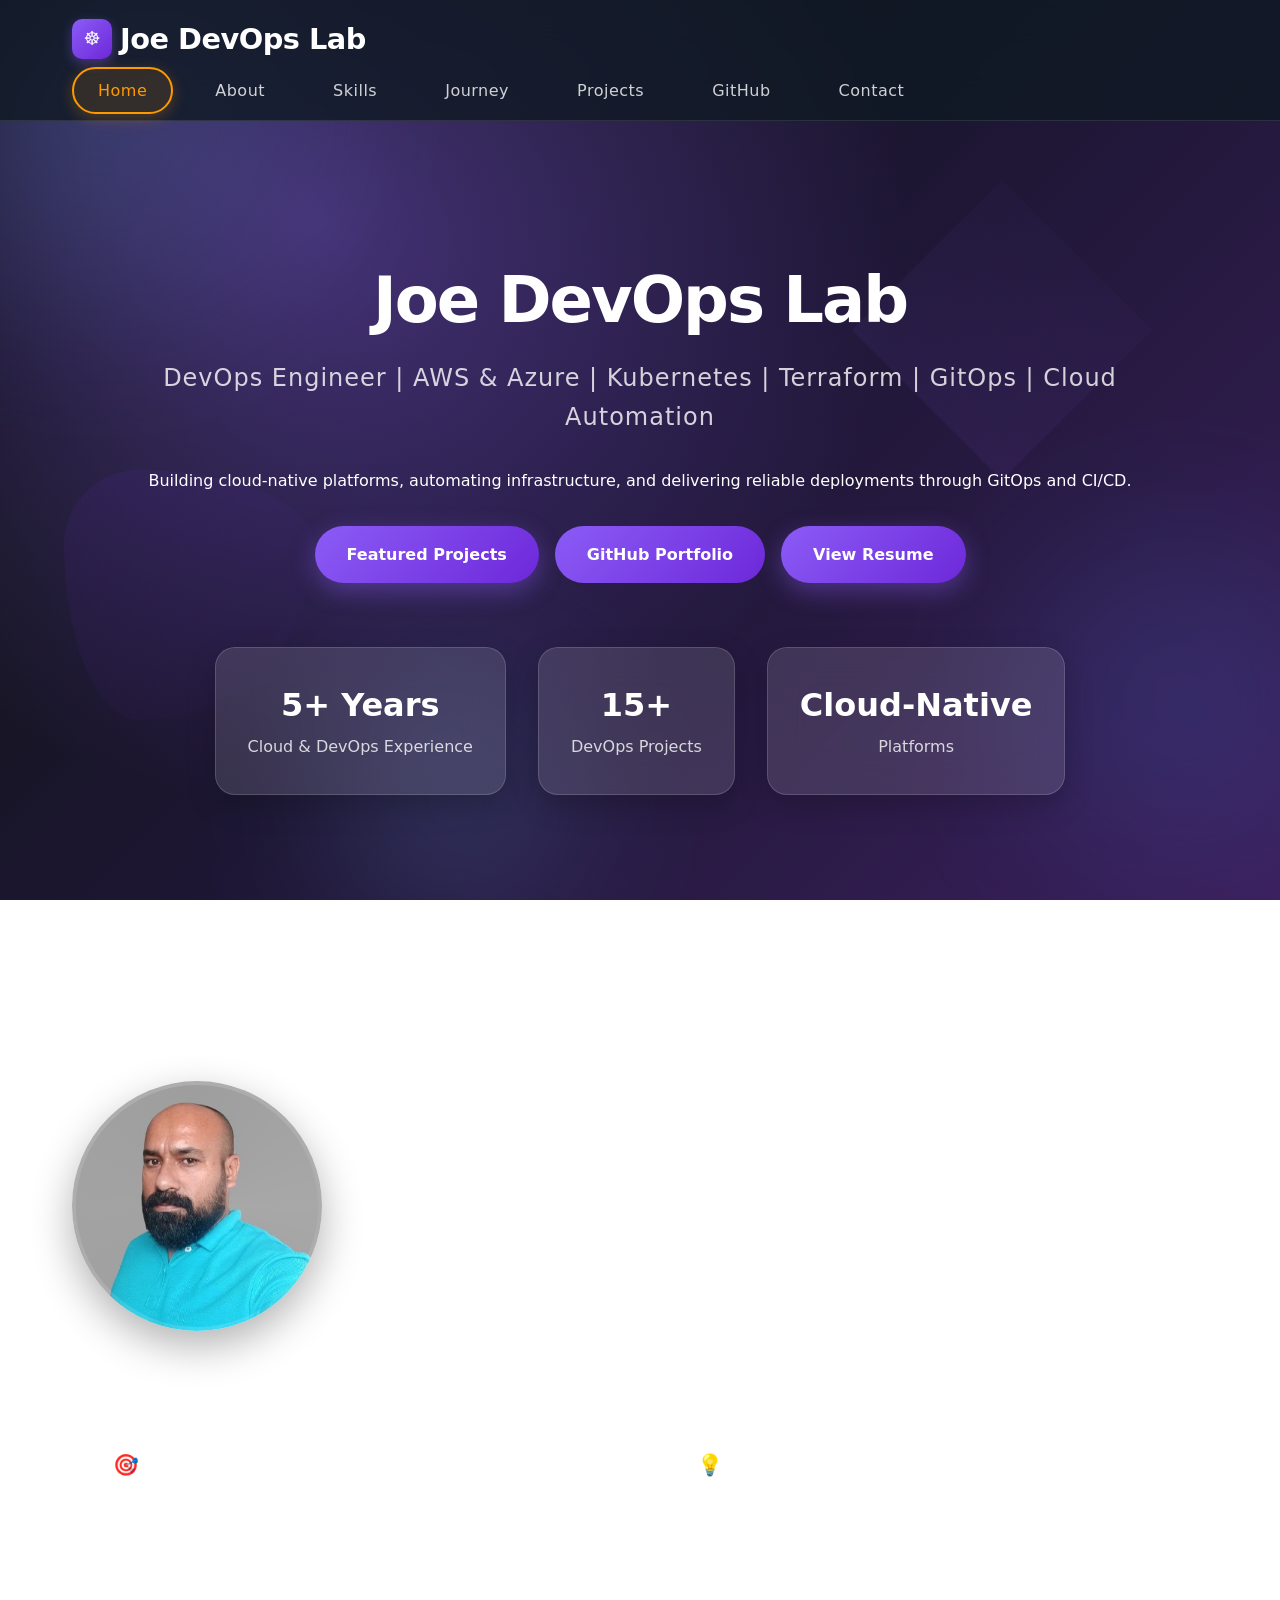
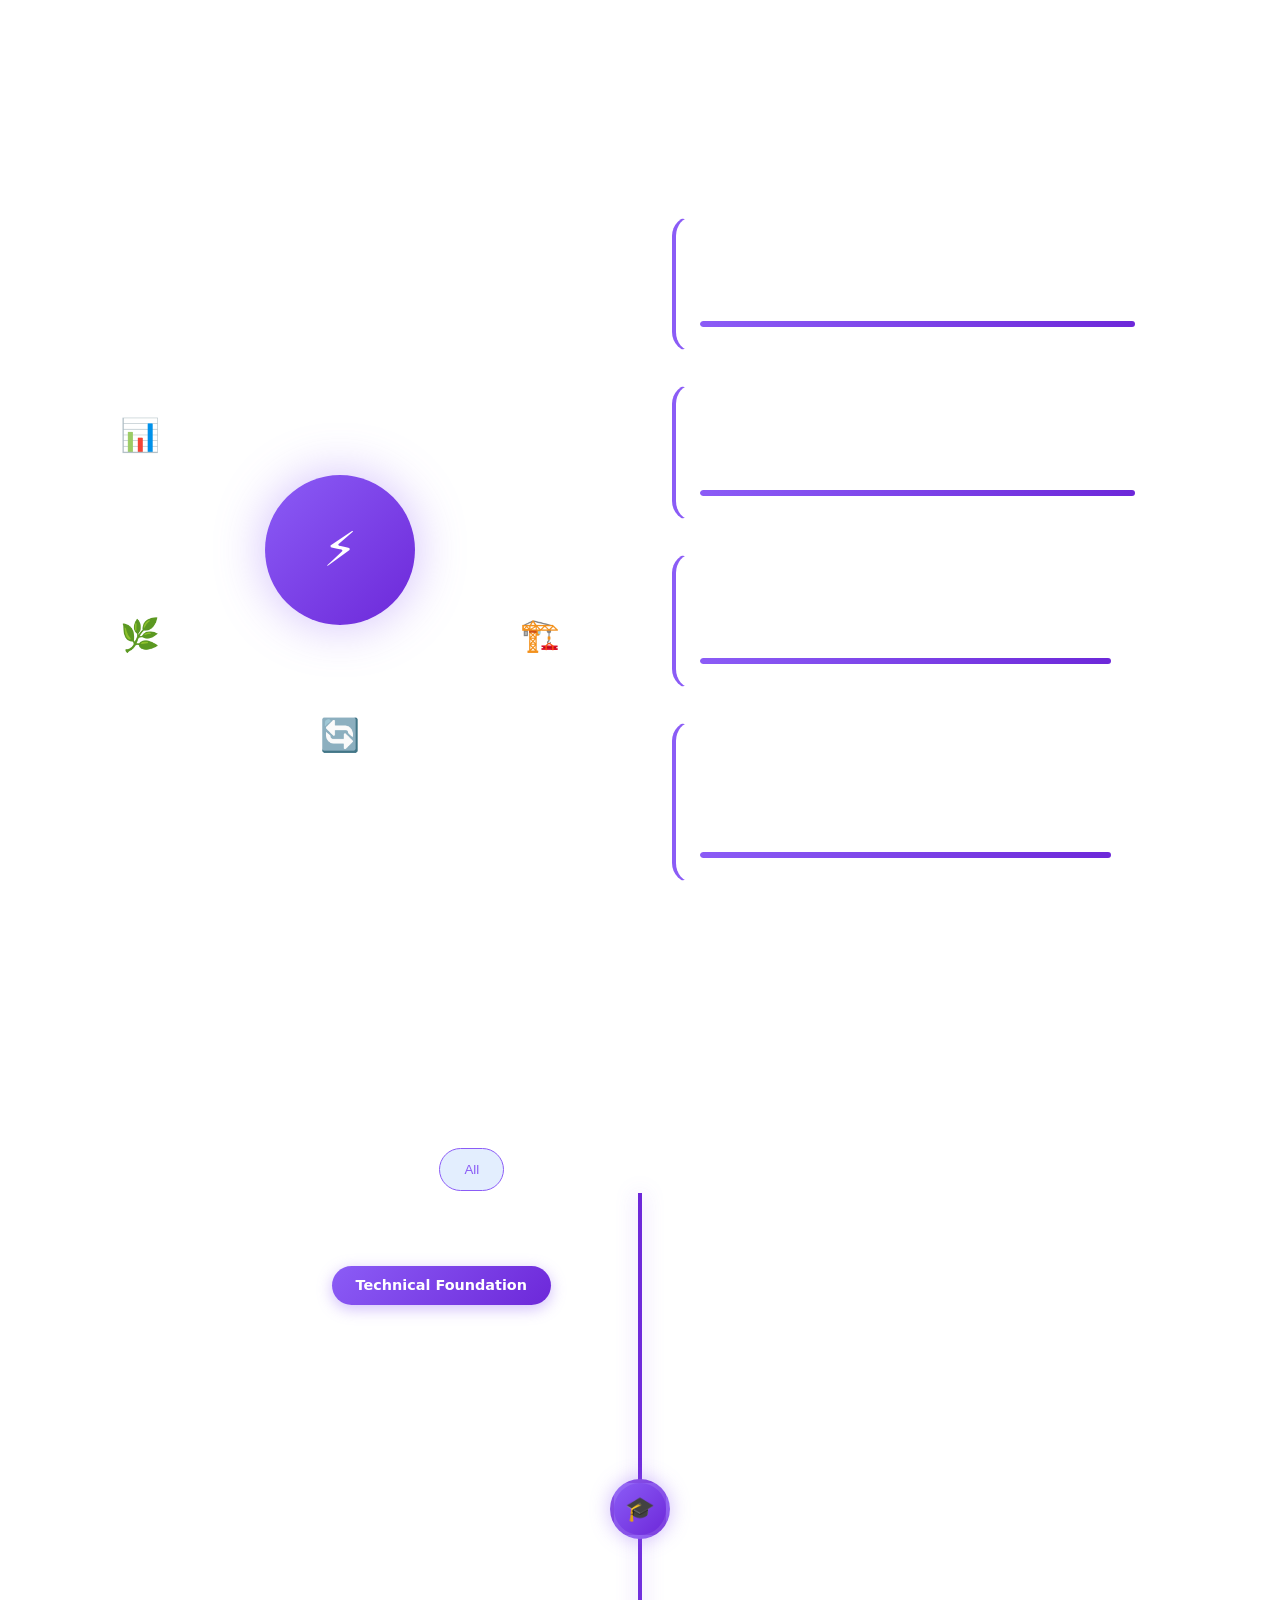
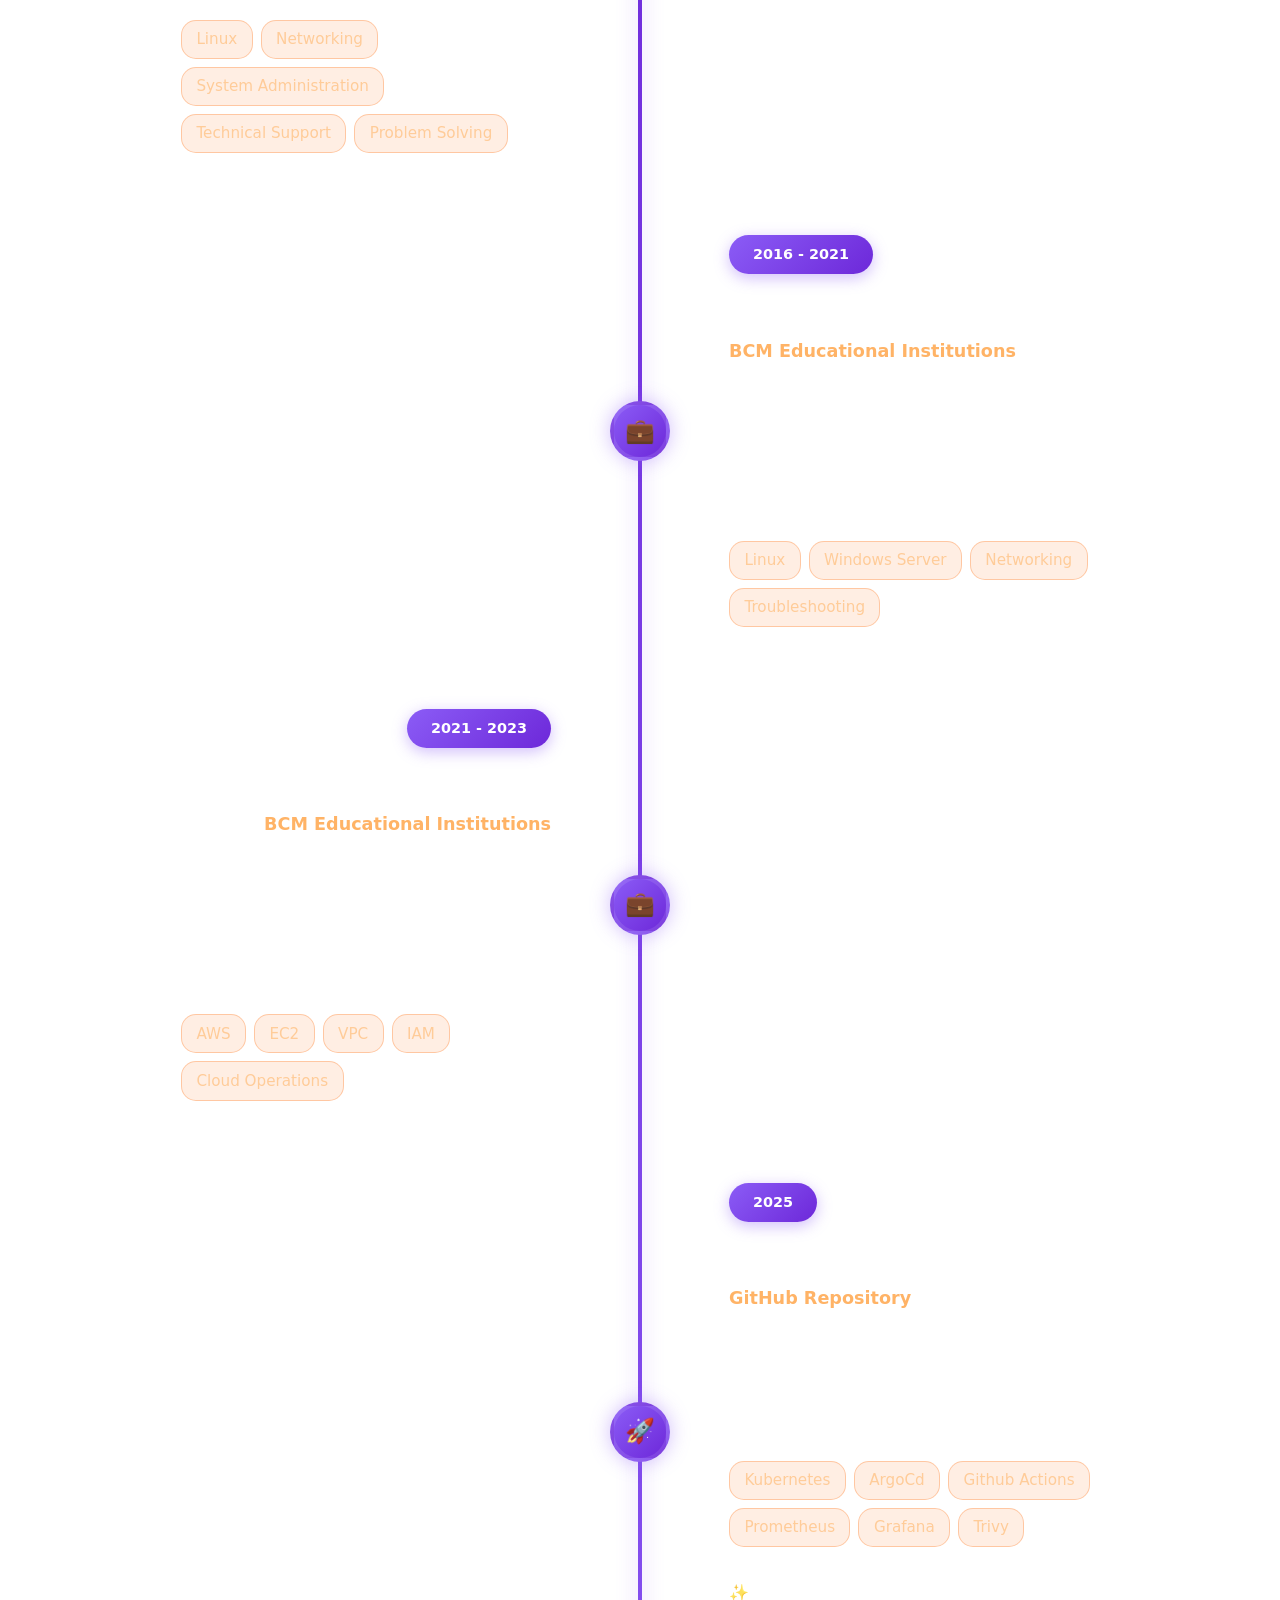
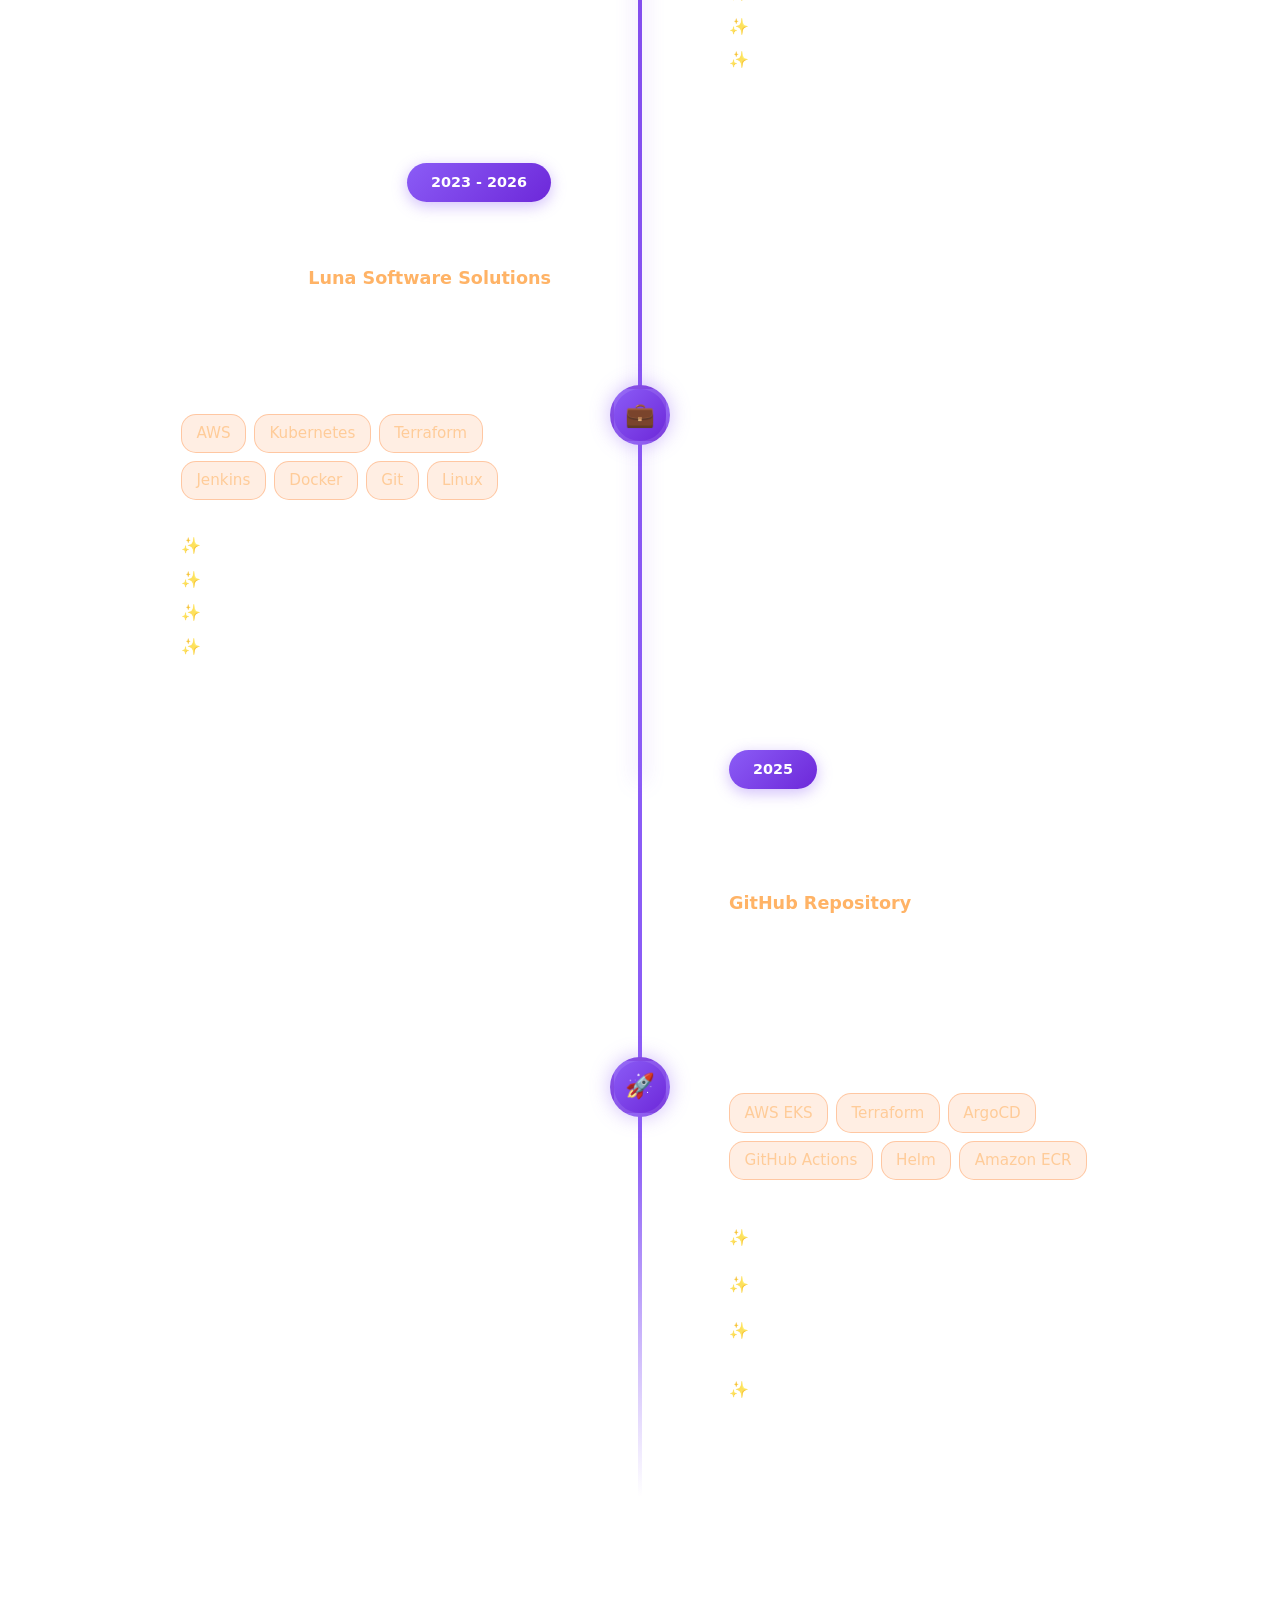
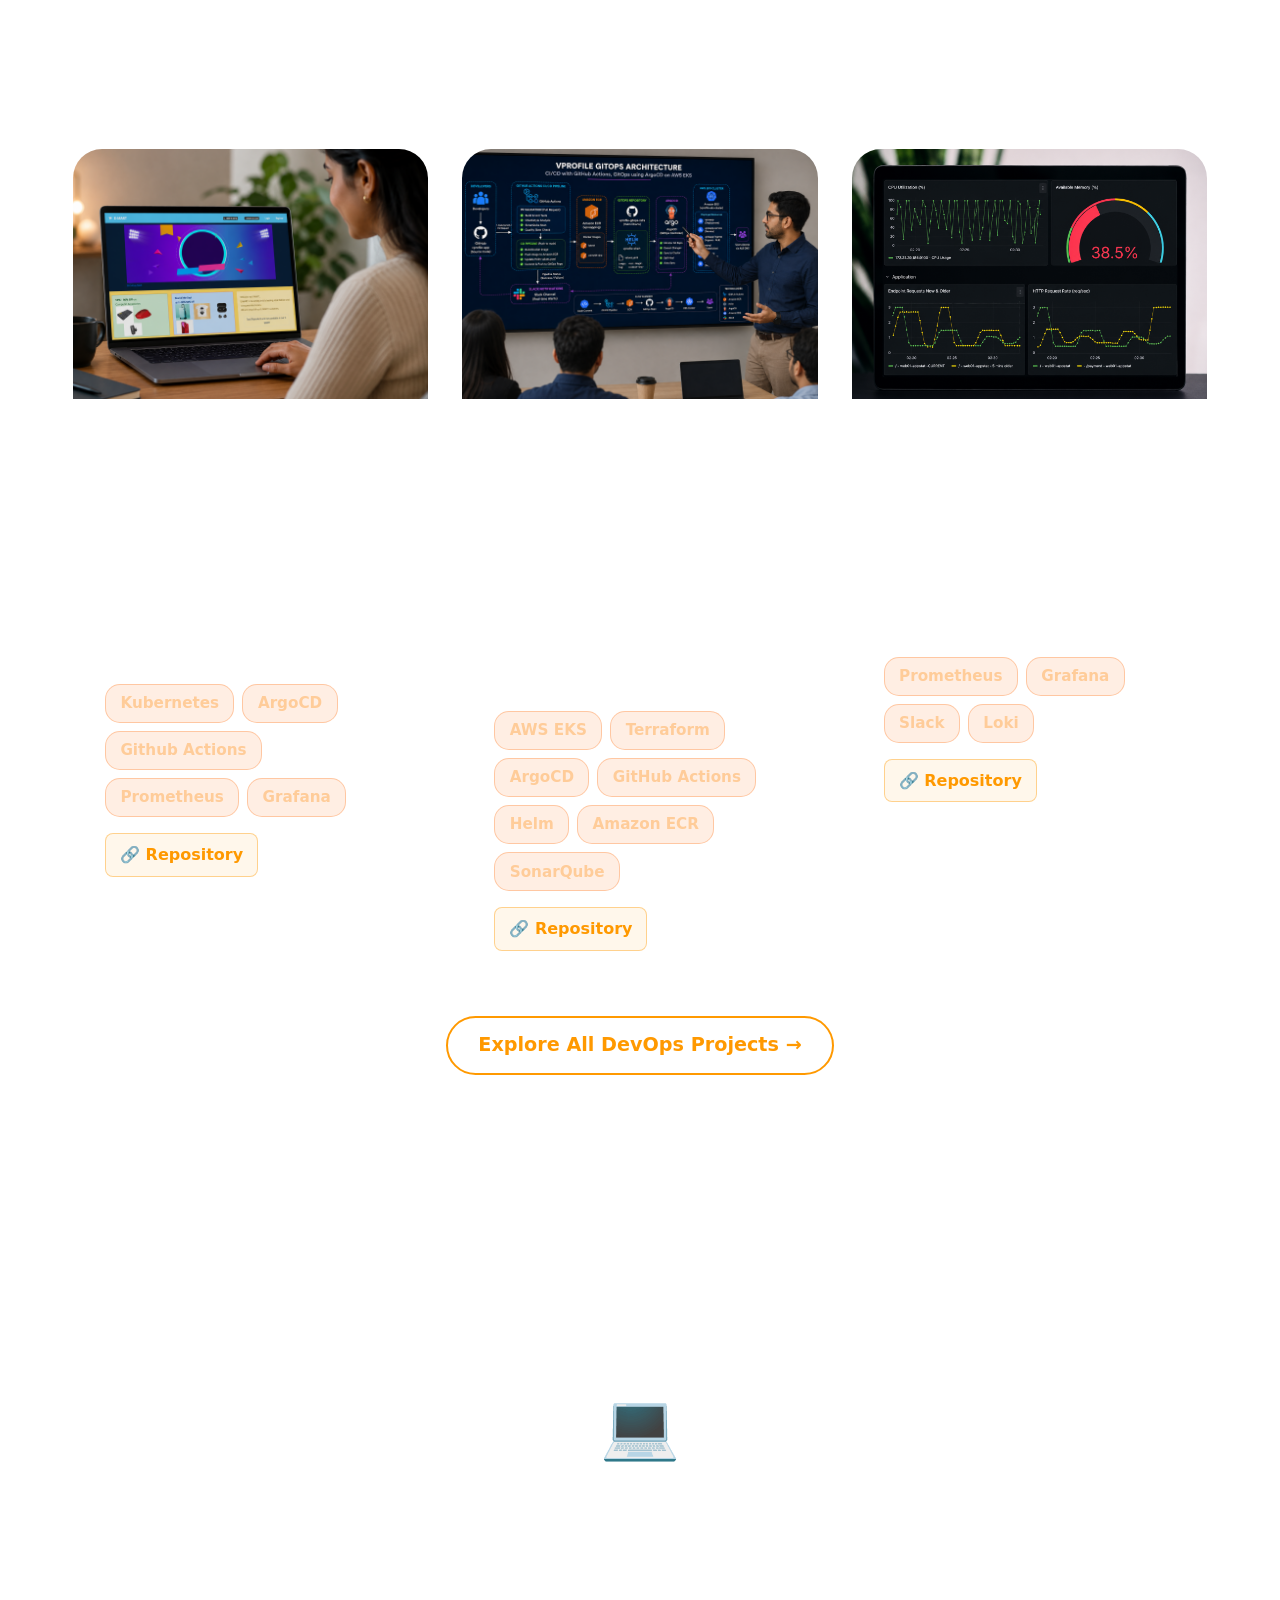
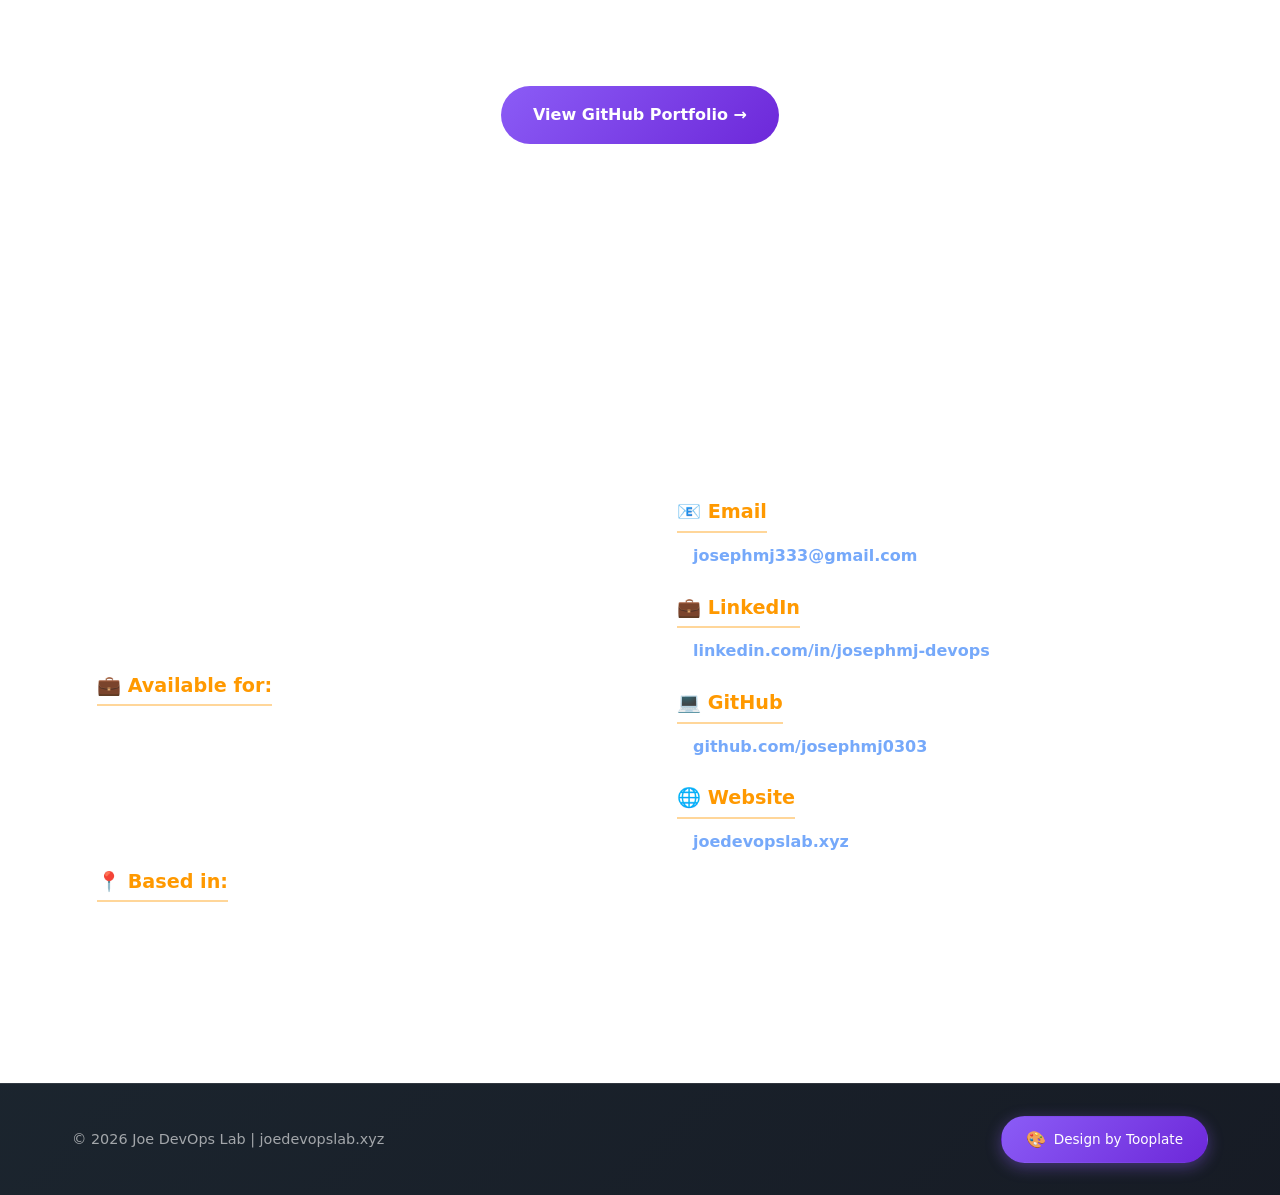
<file: index.html>
<!DOCTYPE html>
<html lang="en">
<head>
    <meta charset="UTF-8">
    <meta name="viewport" content="width=device-width, initial-scale=1.0">
    <title>Joe DevOps Lab | DevOps Engineer</title>
    <link rel="stylesheet" href="tooplate-titan-style.css">
	<meta name="description"
	content="DevOps Engineer showcasing AWS, Kubernetes, Terraform, GitOps, CI/CD and cloud-native platform engineering projects." />
	<meta name="keywords"
	content="DevOps Engineer, AWS, Kubernetes, Terraform, GitOps, ArgoCD, GitHub Actions, Cloud Engineer, Platform Engineering">
	<meta name="author"
	content="Joseph">
	<meta name="robots"
	content="index, follow">
	<meta property="og:title" content="Joe DevOps Lab" />
	<meta property="og:description"
	content="DevOps Engineer specializing in AWS, Kubernetes, Terraform, GitOps, CI/CD and Cloud Infrastructure.." />
	<meta property="og:url"
	content="https://joedevopslab.xyz" />
	<meta property="og:type"
	content="website" />
	<link rel="icon" type="image/jpg" href="images/favicon.jpg">
	<!-- Google tag (gtag.js) -->
	<script async src="https://www.googletagmanager.com/gtag/js?id=G-9C611972PB"></script>
	<script>
 	 	window.dataLayer = window.dataLayer || [];
		function gtag(){dataLayer.push(arguments);}
  		gtag('js', new Date());

  		gtag('config', 'G-9C611972PB');
	</script>
	<script type="application/ld+json">
	{
	 "@context":"https://schema.org",
	 "@type":"Person",
	 "name":"Joseph",
	 "jobTitle":"DevOps Engineer",
	 "url":"https://joedevopslab.xyz",
	 "sameAs":[
  	 	"https://github.com/josephmj0303",
 		"https://www.linkedin.com/in/josephmj-devops"
 		]
	}
	</script>
	
<!--

Tooplate 2147 Titan Folio

https://www.tooplate.com/view/2147-titan-folio

Free HTML CSS Template

-->
</head>
<body>
    <nav id="navbar">
        <div class="nav-container">
            <a href="#home" class="logo">
                <div class="logo-icon">☸</div>
                <div class="logo-text">Joe DevOps Lab</div>
            </a>
            <ul class="nav-links">
                <li><a href="#home">Home</a></li>
                <li><a href="#about">About</a></li>
                <li><a href="#skills">Skills</a></li>
                <li><a href="#timeline">Journey</a></li>
                <li><a href="projects.html">Projects</a></li>
		<li><a href="#github">GitHub</a></li>
                <li><a href="#contact">Contact</a></li>
            </ul>
            <div class="mobile-menu-btn" id="mobileMenuBtn">
                <span></span>
                <span></span>
                <span></span>
            </div>
        </div>
        <div class="mobile-nav" id="mobileNav">
            <ul>
                <li><a href="#home">Home</a></li>
                <li><a href="#about">About</a></li>
                <li><a href="#skills">Skills</a></li>
                <li><a href="#timeline">Journey</a></li>
                <li><a href="projects.html">Projects</a></li>
                <li><a href="#github">GitHub</a></li>
                <li><a href="#contact">Contact</a></li>
            </ul>
        </div>
    </nav>

    <section id="home" class="hero">
        <div class="hero-bg-animation">
            <div class="floating-shape shape-1"></div>
            <div class="floating-shape shape-2"></div>
            <div class="floating-shape shape-3"></div>
            <div class="geo-shape geo-1"></div>
            <div class="geo-shape geo-2"></div>
            <div class="particles">
                <span class="particle"></span>
                <span class="particle"></span>
                <span class="particle"></span>
                <span class="particle"></span>
                <span class="particle"></span>
                <span class="particle"></span>
                <span class="particle"></span>
                <span class="particle"></span>
                <span class="particle"></span>
                <span class="particle"></span>
            </div>
        </div>
        <div class="hero-content">
            <h1>Joe DevOps Lab</h1>
            <p class="subtitle">DevOps Engineer | AWS & Azure | Kubernetes | Terraform | GitOps | Cloud Automation</p>
            <p>Building cloud-native platforms, automating infrastructure, and delivering reliable deployments through GitOps and CI/CD.</p>
            <div class="cta-buttons">
                <a href="#portfolio" class="cta-primary">Featured Projects</a>
                <a href="https://github.com/josephmj0303"
                    target="_blank"
                    class="github-button">
                    GitHub Portfolio
                </a>     
                <a href="resume/Joseph_MJ_Master_Resume.pdf"
                    target="_blank"
                    class="cta-primary">
                    View Resume
                </a>          
            </div>
            
            <div class="stats-section">
                <div class="stat-card">
                    <span class="stat-number">5+ Years</span>
                    <span class="stat-label">Cloud & DevOps Experience</span>
                </div>
                <div class="stat-card">
                    <span class="stat-number">15+</span>
                    <span class="stat-label">DevOps Projects</span>
                </div>
                <div class="stat-card">
                    <span class="stat-number">Cloud-Native</span>
                    <span class="stat-label">Platforms</span>
                </div>
            </div>
        </div>
    </section>

    <section id="about" class="fade-in">
        <div class="container">
            <div class="section-header">
                <h2 class="section-title">About Me</h2>                
            </div>

            <div class="about-content">
                <div class="about-intro">
                    <div class="about-image"></div>
                    <div class="about-text">
                        <p class="section-subtitle">DevOps Engineer passionate about automation, cloud infrastructure and platform reliability.</p>
                        <h3>My Journey</h3>
                        <p>I'm Joseph, a DevOps Engineer with 5+ years of combined Cloud & DevOps experience in designing, automating and managing cloud-native infrastructure.</p>
                        <p>My expertise includes AWS, Kubernetes, Terraform, GitOps, CI/CD, Monitoring and Infrastructure as Code. I enjoy building scalable platforms, automating deployments and improving operational efficiency through modern DevOps practices.</p>                        
                    </div>
                </div>
                
                <div class="about-cards">
                    <div class="about-card">
                        <h4>🎯 Mission</h4>
                        <p>Build reliable, scalable and secure platforms through automation and cloud-native technologies.</p>
                    </div>
                    
                    <div class="about-card">
                        <h4>💡 Vision</h4>
                        <p>Enable faster software delivery by simplifying infrastructure, deployment and observability.</p>
                    </div>
                </div>
            </div>
        </div>
    </section>

    <section id="skills" class="fade-in">
        <div class="container">
            <div class="section-header">
                <h2 class="section-title">Skills & Expertise</h2>
                <p class="section-subtitle">The technologies, platforms and practices I use to build reliable, scalable and automated systems.</p>
            </div>

            <div class="skills-container">
                <div class="skills-wrapper">
                    <div class="skills-visual">
                        <div class="skills-circle">
                            <div class="skill-node">
                                <div class="skill-icon">☁️</div>
                                <div class="skill-name">AWS</div>
                            </div>
                            <div class="skill-node">
                                <div class="skill-icon">☸️</div>
                                <div class="skill-name">Kubernetes</div>
                            </div>
                            <div class="skill-node">
                                <div class="skill-icon">🏗️</div>
                                <div class="skill-name">Terraform</div>
                            </div>
                            <div class="skill-node">
                                <div class="skill-icon">🔄</div>
                                <div class="skill-name">CI/CD</div>
                            </div>
                            <div class="skill-node">
                                <div class="skill-icon">🌿</div>
                                <div class="skill-name">GitOps</div>
                            </div>
                            <div class="skill-node">
                                <div class="skill-icon">📊</div>
                                <div class="skill-name">Monitoring</div>
                            </div>
                            <div class="skills-center">⚡</div>
                        </div>
                    </div>
                    
                    <div class="skills-list">
                        <div class="skill-item">
                            <h4>Cloud Infrastructure</h4>
                            <p>AWS, Azure, VPC, EC2, ALB, IAM, Route53, CloudFront</p>
                            <div class="skill-progress">
                                <div class="skill-progress-bar" style="width: 90%"></div>
                            </div>
                        </div>
                        
                        <div class="skill-item">
                            <h4>Kubernetes & Containers</h4>
                            <p>Kubernetes, Docker, Helm, K3s, Container Orchestration</p>
                            <div class="skill-progress">
                                <div class="skill-progress-bar" style="width: 90%"></div>
                            </div>
                        </div>
                        
                        <div class="skill-item">
                            <h4>Infrastructure as Code</h4>
                            <p>Terraform, Ansible, GitOps and environment automation</p>
                            <div class="skill-progress">
                                <div class="skill-progress-bar" style="width: 85%"></div>
                            </div>
                        </div>
                        
                        <div class="skill-item">
                            <h4>Observability & Reliability</h4>
                            <p>Prometheus, Grafana, Alertmanager, Logging and Monitoring</p>
                            <div class="skill-progress">
                                <div class="skill-progress-bar" style="width: 85%"></div>
                            </div>
                        </div>
                    </div>
                </div>
            </div>
        </div>
    </section>

    <section id="timeline" class="fade-in">
        <div class="container">
            <div class="section-header">
                <h2 class="section-title">Career Journey</h2>
                <p class="section-subtitle">My transition from System Administration to DevOps, building expertise in cloud infrastructure, automation and Kubernetes platforms.</p>
            </div>

            <div class="timeline-controls">
                <button class="timeline-filter active" data-filter="all">All</button>
                <button class="timeline-filter" data-filter="education">Education</button>
                <button class="timeline-filter" data-filter="work">Work</button>
                <button class="timeline-filter" data-filter="project">Projects</button>
            </div>

            <div class="timeline-container">
                <div class="timeline-line"></div>
                <div class="timeline-progress"></div>

                <div class="timeline-item" data-category="education">
                    <div class="timeline-node">🎓</div>
                    <div class="timeline-content">
                        <div class="timeline-year">Technical Foundation</div>
                        <h3 class="timeline-title">Education & Professional Training</h3>                        
                        <p class="timeline-description">
                            Built a strong foundation in technology through formal education, hands-on IT operations, system administration and continuous self-learning. 
                            Completed multiple industry-focused training programs in Linux, AWS, Kubernetes, Terraform, CI/CD and DevOps practices.
                        </p>
                        <div class="timeline-skills">
                            <span class="timeline-skill">Linux</span>
                            <span class="timeline-skill">Networking</span>
                            <span class="timeline-skill">System Administration</span>
                            <span class="timeline-skill">Technical Support</span>
                            <span class="timeline-skill">Problem Solving</span>                           
                        </div>                        
                    </div>
                </div>

                <div class="timeline-item" data-category="work">
                    <div class="timeline-node">💼</div>
                    <div class="timeline-content">
                        <div class="timeline-year">2016 - 2021</div>
                        <h3 class="timeline-title">System Administrator</h3>
                        <div class="timeline-company">BCM Educational Institutions</div>
                        <p class="timeline-description">
                            Managed Windows and Linux systems, user administration, backups, patching, troubleshooting and infrastructure support while developing a strong operations mindset.                             
                        </p>
                        <div class="timeline-skills">
                            <span class="timeline-skill">Linux</span>
                            <span class="timeline-skill">Windows Server</span>
                            <span class="timeline-skill">Networking</span>
                            <span class="timeline-skill">Troubleshooting</span>
                        </div>                        
                    </div>
                </div>

                 <div class="timeline-item" data-category="work">
                    <div class="timeline-node">💼</div>
                    <div class="timeline-content">
                        <div class="timeline-year">2021 - 2023</div>
                        <h3 class="timeline-title">Cloud Administrator</h3>
                        <div class="timeline-company">BCM Educational Institutions</div>
                        <p class="timeline-description">
                            Transitioned into cloud technologies, managing AWS resources, virtual infrastructure and deployment environments while adopting Infrastructure as Code practices.                             
                        </p>
                        <div class="timeline-skills">
                            <span class="timeline-skill">AWS</span>
                            <span class="timeline-skill">EC2</span>
                            <span class="timeline-skill">VPC</span>
                            <span class="timeline-skill">IAM</span>
                            <span class="timeline-skill">Cloud Operations</span>
                        </div>                        
                    </div>
                </div>

                <div class="timeline-item" data-category="project">
                    <div class="timeline-node">🚀</div>
                    <div class="timeline-content">
                        <div class="timeline-year">2025</div>
                        <h3 class="timeline-title">Emart DevOps Platform</h3>
                        <div class="timeline-company">
                            <a href="https://github.com/josephmj0303/emart-devops-platform" target="_blank">
                                GitHub Repository
                            </a>
                        </div>
                        <p class="timeline-description">
                            Designed and implemented a production-style DevOps platform featuring Kubernetes, GitOps, CI/CD pipelines, observability and security integrations.
                        </p>
                        <div class="timeline-skills">
                            <span class="timeline-skill">Kubernetes</span>
                            <span class="timeline-skill">ArgoCd</span>
                            <span class="timeline-skill">Github Actions</span>
                            <span class="timeline-skill">Prometheus</span>
                            <span class="timeline-skill">Grafana</span>
                            <span class="timeline-skill">Trivy</span>
                        </div>
                        <div class="timeline-achievements">
                            <div class="timeline-achievement">GitOps-driven deployments</div>
                            <div class="timeline-achievement">Automated CI/CD workflows</div>
                            <div class="timeline-achievement">End-to-end observability implementation</div>
                        </div>
                    </div>
                </div>

                <div class="timeline-item" data-category="work">
                    <div class="timeline-node">💼</div>
                    <div class="timeline-content">
                        <div class="timeline-year">2023 - 2026</div>
                        <h3 class="timeline-title">DevOps Engineer</h3>
                        <div class="timeline-company">Luna Software Solutions</div>
                        <p class="timeline-description">
                            Implemented CI/CD pipelines, managed cloud infrastructure, automated deployments and supported Kubernetes environments.                             
                        </p>
                        <div class="timeline-skills">
                            <span class="timeline-skill">AWS</span>
							<span class="timeline-skill">Kubernetes</span>
                            <span class="timeline-skill">Terraform</span>
                            <span class="timeline-skill">Jenkins</span>
                            <span class="timeline-skill">Docker</span>
                            <span class="timeline-skill">Git</span>
                            <span class="timeline-skill">Linux</span>
                        </div>
                        <div class="timeline-achievements">
                            <div class="timeline-achievement">Automated application deployments</div>
                            <div class="timeline-achievement">Implemented CI/CD pipelines</div>
                            <div class="timeline-achievement">Reduced manual operational tasks</div>
                            <div class="timeline-achievement">Improved deployment consistency</div>
                        </div>
                    </div>
                </div>

                <div class="timeline-item" data-category="project">
                    <div class="timeline-node">🚀</div>
                    <div class="timeline-content">
                        <div class="timeline-year">2025</div>
                        <h3 class="timeline-title">VProfile GitOps Platform on AWS EKS</h3>
                        <div class="timeline-company">
                            <a href="https://github.com/josephmj0303/vprofile-app" target="_blank">
                                GitHub Repository
                            </a>
                        </div>
                        <p class="timeline-description">
                             Production-grade GitOps implementation of the VProfile application on AWS EKS using Terraform, ArgoCD, GitHub Actions, Helm, Amazon ECR, SonarQube and Slack notifications.
                        </p>
                        <div class="timeline-skills">
                            <span class="timeline-skill">AWS EKS</span>
                            <span class="timeline-skill">Terraform</span>
                            <span class="timeline-skill">ArgoCD</span>
                            <span class="timeline-skill">GitHub Actions</span>
                            <span class="timeline-skill">Helm</span>
                            <span class="timeline-skill">Amazon ECR</span>
                        </div>
                        <div class="timeline-achievements">
                            <div class="timeline-achievement">Automated GitOps deployments with ArgoCD</div>
                            <div class="timeline-achievement">nfrastructure provisioning using Terraform</div>
                            <div class="timeline-achievement">CI/CD pipeline with GitHub Actions and SonarQube</div>
                            <div class="timeline-achievement">Container image management through Amazon ECR</div>
                        </div>
                    </div>
                </div>                
            </div>
        </div>
    </section>

    <section id="portfolio" class="fade-in">
        <div class="container">
            <div class="section-header">
                <h2 class="section-title">Featured Work</h2>
                <p class="section-subtitle">Exploring the DevOps lifecycle through cloud-native platforms, GitOps deployments, infrastructure as code and observability solutions.</p>
            </div>

            <div class="portfolio-grid">
                <div class="portfolio-card">
                    <div class="portfolio-image ecommerce"></div>
                    <div class="portfolio-content">
                        <h3 class="portfolio-title">Emart DevOps Platform</h3>
                        <p class="portfolio-description">Production-style microservices eCommerce platform deployed on Kubernetes using GitOps, CI/CD, monitoring and security best practices.</p>
                        <div class="portfolio-tags">
                            <span class="tag">Kubernetes</span>
                            <span class="tag">ArgoCD</span>
                            <span class="tag">Github Actions</span>
                            <span class="tag">Prometheus</span>
                            <span class="tag">Grafana</span>
                        </div>
                        <div class="portfolio-links">
                            <a href="https://github.com/josephmj0303/emart-devops-platform"
                                target="_blank"
                                class="project-link">
                                🔗 Repository
                            </a>
                        </div>
                    </div>
                </div>              
                
                <div class="portfolio-card">
                    <div class="portfolio-image vprofile"></div>
                    <div class="portfolio-content">
                        <h3 class="portfolio-title">VProfile GitOps Platform on AWS EKS</h3>
                        <p class="portfolio-description">Production-grade GitOps implementation of the VProfile application on AWS EKS using Terraform, ArgoCD, GitHub Actions, Helm, Amazon ECR, SonarQube and Slack notifications.</p>                        
                        <div class="portfolio-tags">
                            <span class="tag">AWS EKS</span>
                            <span class="tag">Terraform</span>
                            <span class="tag">ArgoCD</span>
                            <span class="tag">GitHub Actions</span>
                            <span class="tag">Helm</span>
                            <span class="tag">Amazon ECR</span>
                            <span class="tag">SonarQube</span>
                        </div>
                        <div class="portfolio-links">
                            <a href="https://github.com/josephmj0303/vprofile-app"
                                target="_blank"
                                class="project-link">
                                🔗 Repository
                            </a>
                        </div>
                    </div>
                </div>

                <div class="portfolio-card">
                    <div class="portfolio-image analytics"></div>
                    <div class="portfolio-content">
                        <h3 class="portfolio-title">Monitoring & Observability Stack</h3>
                        <p class="portfolio-description">Production monitoring solution using Prometheus, Grafana and Loki with real-time dashboards and alerting.</p>
                        <div class="portfolio-tags">
                            <span class="tag">Prometheus</span>
                            <span class="tag">Grafana</span>
                            <span class="tag">Slack</span>
                            <span class="tag">Loki</span>
                        </div>
                        <div class="portfolio-links">
                            <a href="https://github.com/josephmj0303/monitoring-and-observability"
                                target="_blank"
                                class="project-link">
                                🔗 Repository
                            </a>
                        </div>
                    </div>
                </div>
            </div>
				<div class="portfolio-more">
    				<a href="projects.html" class="view-projects-btn">
       				 Explore All DevOps Projects →
   	 			</a>
			</div>
        </div>
    </section>

    <section id="github" class="fade-in">
        <div class="container">
             <div class="section-header">
                <h2 class="section-title">GitHub Portfolio</h2>
                <p class="section-subtitle">
                   A growing collection of real-world DevOps projects, platform engineering solutions, and cloud automation initiatives.                </p>
            </div>

            <div class="github-card">
                 <div class="github-icon">💻</div>

                <h3>Joe DevOps Lab on GitHub</h3>

                 <p>
                     My GitHub profile showcases hands-on DevOps projects covering Kubernetes, AWS, Terraform,
                     GitOps, CI/CD automation, observability, security, and platform engineering. Each repository
                     includes architecture diagrams, implementation details, and production-focused best practices.
                 </p>

                 <a href="https://github.com/josephmj0303"
                    target="_blank"
                    class="github-button">
                     View GitHub Portfolio →
                </a>
            </div>
        </div>
    </section>

    <section id="contact" class="fade-in">
        <div class="container">
            <div class="section-header">
                <h2 class="section-title">Let's Connect</h2>
                <p class="section-subtitle">Open to DevOps, Cloud and Platform Engineering opportunities.</p>
            </div>

            <div class="contact-content">
                <div class="contact-info">
                    <h3>Get In Touch</h3>
                    <p>
                        Interested in DevOps, Cloud Infrastructure, Kubernetes, Platform Engineering,
                        or Infrastructure Automation opportunities?

                        Feel free to connect with me through email, LinkedIn, or GitHub.
                        I'm always open to discussing projects, collaborations, and career opportunities.
                    </p>
                    
                    <div class="contact-details">
                        <h4>💼 Available for:</h4>
                        <ul>
                            <li>DevOps Engineer Roles</li>
                            <li>Cloud Engineer Roles</li>
                            <li>Platform Engineering</li>
                            <li>Technical Consulting</li>
                        </ul>
                    </div>

                    <div class="contact-details">
                        <h4>📍 Based in:</h4>
                        <p>Bangalore, India (Open to Remote)</p>
                    </div>
                </div>

                <div class="contact-form-container">
                    <h3>Connect With Me</h3>

                    <div class="contact-details">
                        <h4>📧 Email</h4>
                        <p>
                            <a href="mailto:josephmj333@gmail.com">
                                josephmj333@gmail.com
                            </a>
                        </p>
                    </div>

                    <div class="contact-details">
                        <h4>💼 LinkedIn</h4>
                        <p>
                            <a href="https://linkedin.com/in/josephmj-devops"
                                target="_blank">
                                linkedin.com/in/josephmj-devops
                            </a>
                        </p>
                    </div>

                    <div class="contact-details">
                        <h4>💻 GitHub</h4>
                        <p>
                            <a href="https://github.com/josephmj0303"
                                target="_blank">
                                github.com/josephmj0303
                            </a>
                        </p>
                    </div>

                    <div class="contact-details">
                        <h4>🌐 Website</h4>
                        <p>
                            <a href="https://joedevopslab.xyz"
                                target="_blank">
                                joedevopslab.xyz
                            </a>
                        </p>
                    </div>
                </div>  
            </div>
        </div>
    </section>

    <footer>
        <div class="footer-bottom">
            <p class="footer-copyright">
                © 2026 Joe DevOps Lab | joedevopslab.xyz
            </p>
            <div class="footer-credits">
                <a href="https://www.tooplate.com"
                    target="_blank"
                    rel="noopener noreferrer"
                    class="footer-credit-link tooplate">
                    <span class="footer-credit-icon">🎨</span>
                    <span>Design by Tooplate</span>
                </a>
            </div>
        </div>
    </footer>

    <script src="tooplate-titan-script.js"></script>
</body>
</html>
</file>
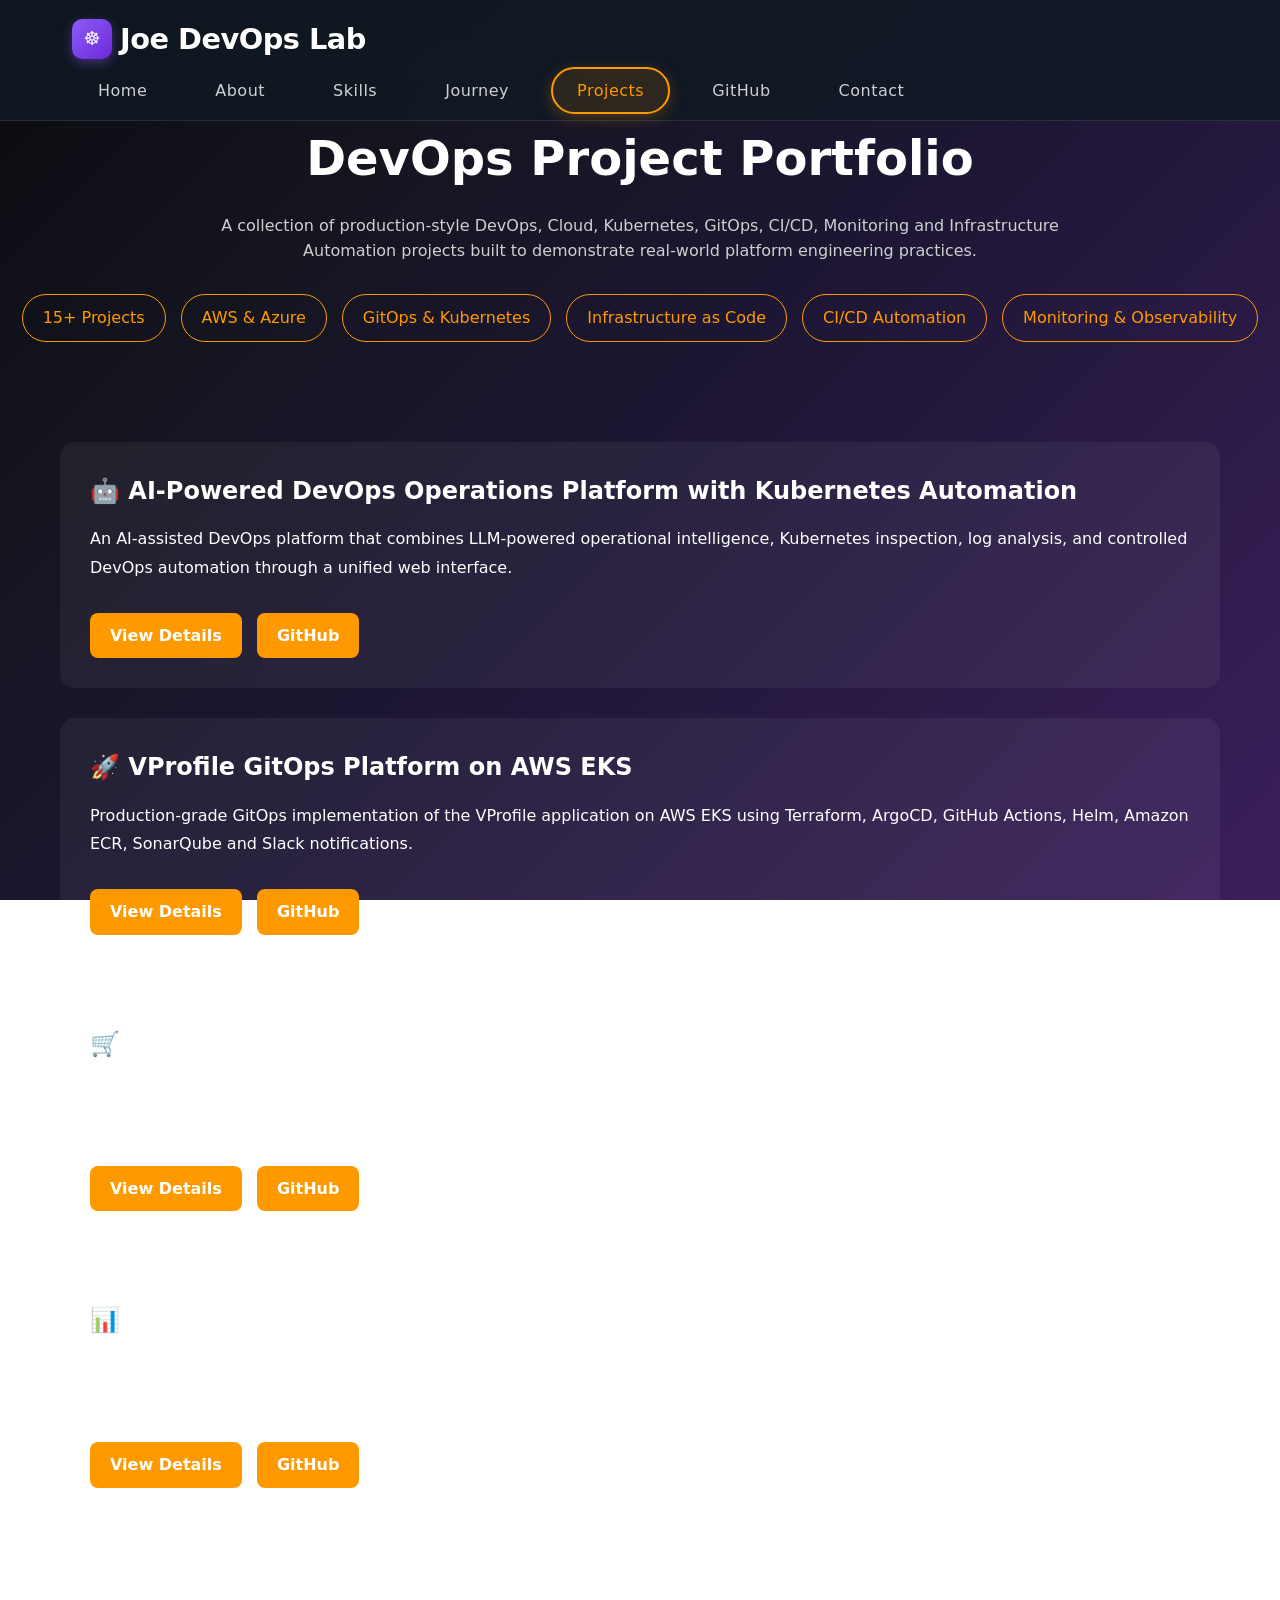
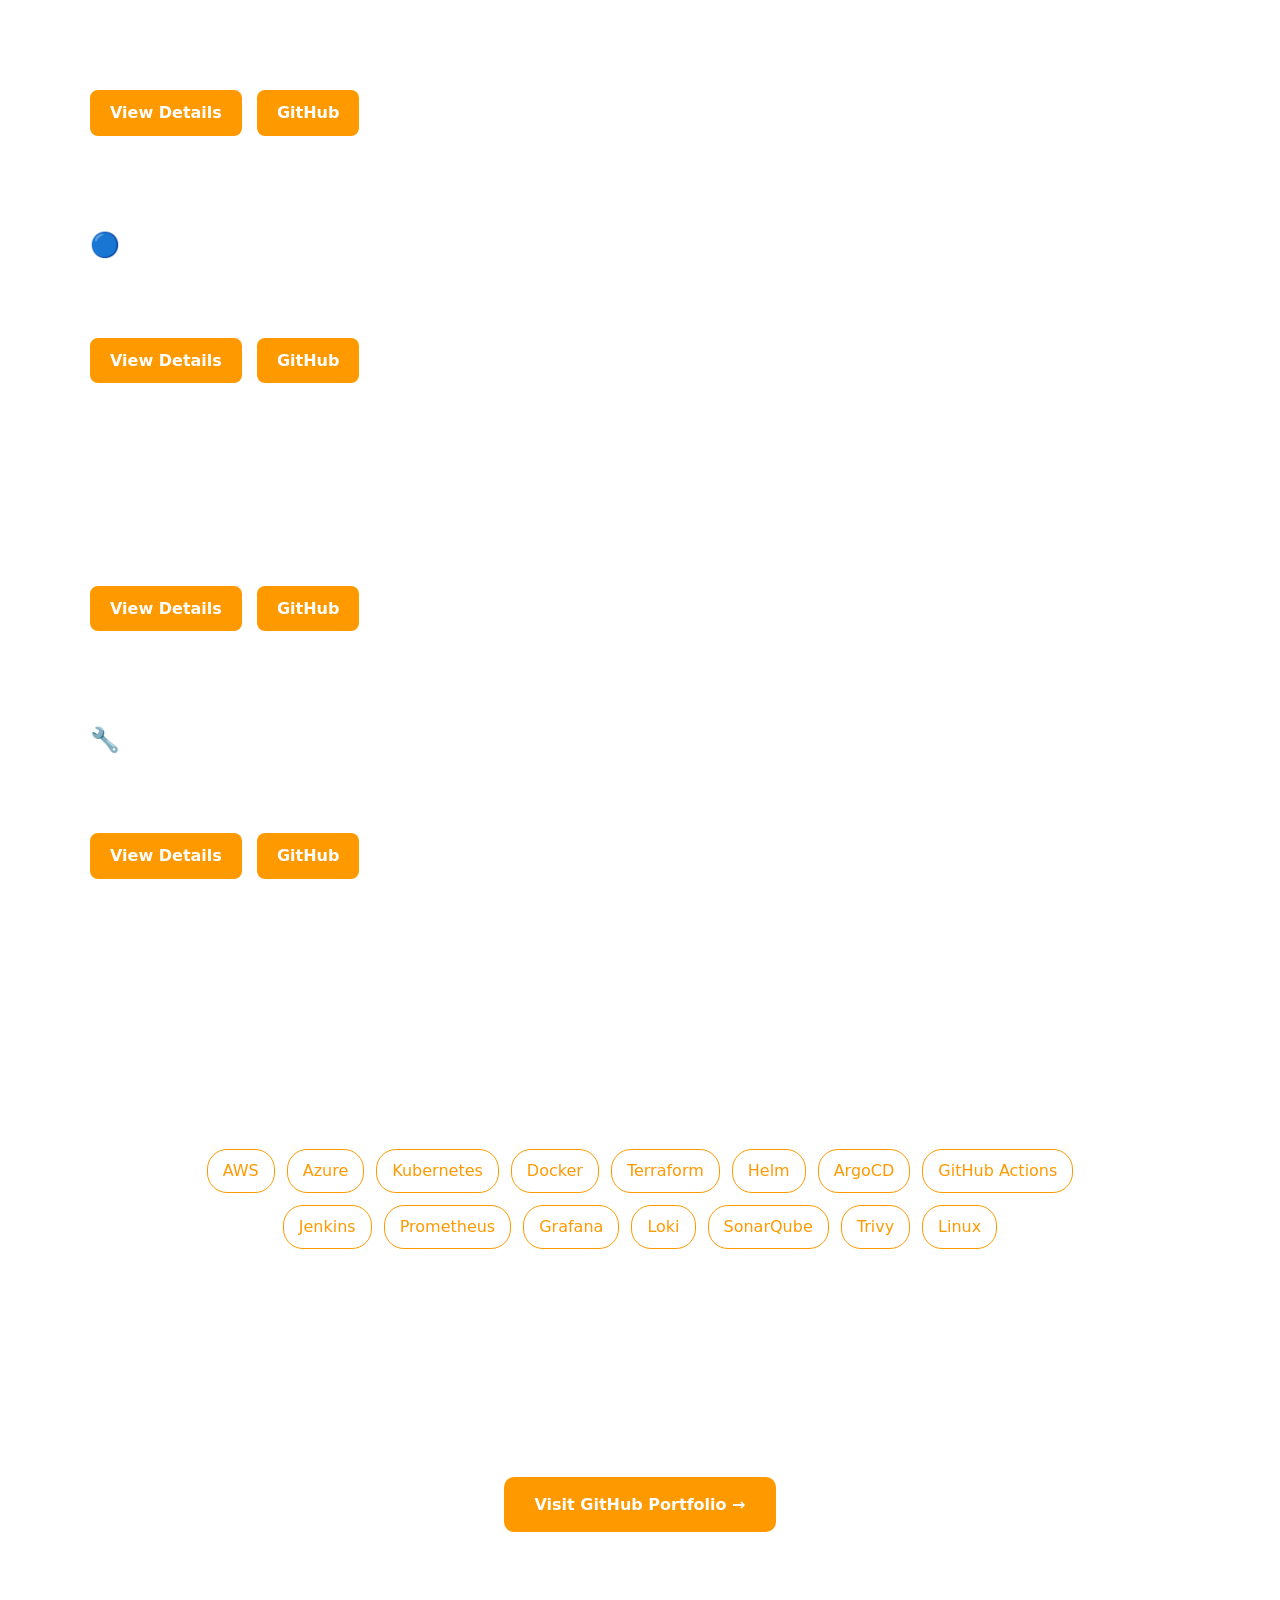
<file: projects.html>
<!DOCTYPE html>
<html lang="en">
<head>
    <meta charset="UTF-8">
    <meta name="viewport" content="width=device-width, initial-scale=1.0">
    <title>Projects | Joe DevOps Lab</title>
    <meta name="description"
      content="Explore production-grade DevOps projects including Kubernetes, AWS, Azure, GitOps, Terraform, CI/CD, Monitoring and Cloud Automation implementations.">
    <meta name="keywords"
      content="DevOps, AWS, Azure, Kubernetes, Terraform, GitOps, ArgoCD, GitHub Actions, Prometheus, Grafana, Cloud Engineering, Platform Engineering">
    <meta name="author"
      content="Joseph M J">
    <meta name="robots"
      content="index, follow">

    <link rel="stylesheet" href="tooplate-titan-style.css">
    <!-- Google tag (gtag.js) -->
    <script async src="https://www.googletagmanager.com/gtag/js?id=G-9C611972PB"></script>
    <script>
      window.dataLayer = window.dataLayer || [];
      function gtag(){dataLayer.push(arguments);}
      gtag('js', new Date());

      gtag('config', 'G-9C611972PB');
    </script>

    <style>
        .home-btn {
            color: #FF9900;
            text-decoration: none;
            font-weight: 600;
            border: 2px solid #FF9900;
            padding: 10px 20px;
            border-radius: 30px;
            transition: all 0.3s ease;
        }

        .home-btn:hover {
            background: #FF9900;
            color: #ffffff;
        }
        .projects-hero {
            text-align: center;
            padding: 120px 20px 60px;
        }

        .projects-hero h1 {
            font-size: 3rem;
            margin-bottom: 1rem;
        }

        .projects-hero p {
            max-width: 900px;
            margin: auto;
            font-size: 1rem;
            color: #cfcfcf;
        }

        .stats-row {
            display: flex;
            justify-content: center;
            flex-wrap: wrap;
            gap: 15px;
            margin-top: 30px;
        }

        .stat-badge {
            padding: 10px 20px;
            border: 1px solid #ff9900;
            border-radius: 30px;
            color: #ff9900;
        }

        .projects-container {
            max-width: 1200px;
            margin: auto;
            padding: 40px 20px;
        }

        .project-card {
            background: rgba(255,255,255,0.05);
            border-radius: 15px;
            padding: 30px;
            margin-bottom: 30px;
        }

        .project-card h2 {
            color: #ffffff;
            margin-bottom: 15px;
        }

        .project-card p {
            font-size: 1rem;
            line-height: 1.8;
        }

        .project-buttons {
            margin-top: 20px;
        }

        .project-buttons a {
            display: inline-block;
            padding: 10px 20px;
            margin-right: 10px;
            margin-top: 10px;
            text-decoration: none;
            border-radius: 8px;
            background: #ff9900;
            color: white;
            font-weight: bold;
        }

        .tech-stack {
            text-align: center;
            margin-top: 80px;
        }

        .tech-badges {
            max-width: 900px;
            display: flex;
            justify-content: center;
            flex-wrap: wrap;
            gap: 12px;
            margin: 20px auto 0;
        }

        .tech-badge {
            border: 1px solid #ff9900;
            padding: 8px 15px;
            border-radius: 20px;
            color: #ff9900;
        }

        .github-cta {
            text-align: center;
            margin-top: 80px;
            margin-bottom: 80px;
        }

        .github-cta a {
            display: inline-block;
            margin-top: 20px;
            background: #ff9900;
            color: white;
            padding: 15px 30px;
            border-radius: 10px;
            text-decoration: none;
            font-weight: bold;
        }
    </style>
</head>

<body>

<nav id="navbar">
        <div class="nav-container">
            <a href="index.html" class="logo">
                <div class="logo-icon">☸</div>
                <div class="logo-text">Joe DevOps Lab</div>
            </a>
            <ul class="nav-links">
                <li><a href="index.html">Home</a></li>
                <li><a href="index.html#about">About</a></li>
                <li><a href="index.html#skills">Skills</a></li>
                <li><a href="index.html#timeline">Journey</a></li>
                <li><a href="projects.html" class="active">Projects</a></li>
                <li><a href="index.html#github">GitHub</a></li>
                <li><a href="index.html#contact">Contact</a></li>
            </ul>
            <div class="mobile-menu-btn" id="mobileMenuBtn">
                <span></span>
                <span></span>
                <span></span>
            </div>
        </div>
        <div class="mobile-nav" id="mobileNav">
            <ul>
                <li><a href="index.html">Home</a></li>
                <li><a href="index.html#about">About</a></li>
                <li><a href="index.html#skills">Skills</a></li>
                <li><a href="index.html#timeline">Journey</a></li>
                <li><a href="projects.html" class="active">Projects</a></li>
                <li><a href="index.html#github">GitHub</a></li>
                <li><a href="index.html#contact">Contact</a></li>
            </ul>
        </div>
    </nav>

<section class="projects-hero">

    <h1>DevOps Project Portfolio</h1>
    <p>
        A collection of production-style DevOps, Cloud, Kubernetes,
        GitOps, CI/CD, Monitoring and Infrastructure Automation projects
        built to demonstrate real-world platform engineering practices.
    </p>

    <div class="stats-row">
        <div class="stat-badge">15+ Projects</div>
        <div class="stat-badge">AWS & Azure</div>
        <div class="stat-badge">GitOps & Kubernetes</div>
        <div class="stat-badge">Infrastructure as Code</div>
        <div class="stat-badge">CI/CD Automation</div>
        <div class="stat-badge">Monitoring & Observability</div>
    </div>

</section>

<section class="projects-container">

    <div class="project-card">
        <h2>🤖 AI-Powered DevOps Operations Platform with Kubernetes Automation</h2>
        <p>
            An AI-assisted DevOps platform that combines LLM-powered operational intelligence, Kubernetes inspection, log analysis, and controlled DevOps automation through a unified web interface.
        </p>
        <div class="project-buttons">
            <a href="projects/ai-devops-platform.html">
                View Details
            </a>
            <a href="https://github.com/josephmj0303/ai-devops-platform"
                target="_blank">
                GitHub
            </a>
        </div>
    </div>


    <div class="project-card">
        <h2>🚀 VProfile GitOps Platform on AWS EKS</h2>
        <p>
            Production-grade GitOps implementation of the VProfile application on AWS EKS using Terraform, ArgoCD, GitHub Actions, Helm, Amazon ECR, SonarQube and Slack notifications.
        </p>
        <div class="project-buttons">
            <a href="projects/vprofile-gitops-platform.html">
                View Details
            </a>
            <a href="https://github.com/josephmj0303/vprofile-app"
                target="_blank">
                GitHub
            </a>
        </div>
    </div>

    <div class="project-card">

        <h2>🛒 Emart DevOps Platform</h2>
        <p>
            End-to-end DevOps implementation of a microservices-based eCommerce platform deployed on Kubernetes using GitOps, CI/CD, monitoring and security best practices.
        </p>
        <div class="project-buttons">
            <a href="projects/emart-devops-platform.html">
                View Details
            </a>
            <a href="https://github.com/josephmj0303/emart-devops-platform"
                target="_blank">
                GitHub
            </a>
        </div>
    </div>

    <div class="project-card">

        <h2>📊 Monitoring & Observability Stack</h2>
        <p>
            Centralized monitoring platform using Prometheus, Grafana, Loki and Alertmanager with dashboards, alerting and infrastructure visibility.
        </p>
        <div class="project-buttons">
            <a href="projects/monitoring-observability.html">
                View Details
            </a>
            <a href="https://github.com/josephmj0303/monitoring-and-observability"
                target="_blank">
                GitHub
            </a>
        </div>
    </div>

    <div class="project-card">

        <h2>☁️ AWS Cloud Native Ecommerce Platform</h2>
        <p>
            Cloud-native ecommerce infrastructure built using AWS services, Terraform, Auto Scaling, ALB, CloudFront, S3 and RDS.
        </p>
        <div class="project-buttons">
            <a href="projects/aws-cloud-native-ecommerce.html">
                View Details
            </a>
            <a href="https://github.com/josephmj0303/aws-cloud-native-ecommerce-platform"
                target="_blank">
                GitHub
            </a>
        </div>
    </div>

    <div class="project-card">

        <h2>🔵 Azure DevOps Platform</h2>
        <p>
            Migration and deployment of ecommerce workloads on Azure App Service, PostgreSQL Flexible Server and Static Web Apps.
        </p>
        <div class="project-buttons">
            <a href="projects/azure-devops-platform.html">
                View Details
            </a>
            <a href="https://github.com/josephmj0303/ecommerce-azure-devops-platform"
                target="_blank">
                GitHub
            </a>
        </div>
    </div>

    <div class="project-card">

        <h2>⚙️ AWS EKS Dotnet Microservices Platform</h2>
        <p>
            Kubernetes-based deployment platform for .NET microservices running on AWS EKS with persistent storage and stateful services.
        </p>
        <div class="project-buttons">
            <a href="projects/eks-dotnet-platform.html">
                View Details
            </a>
            <a href="https://github.com/josephmj0303/aws-eks-dotnet-microservices-platform"
                target="_blank">
                GitHub
            </a>
        </div>
    </div>

    <div class="project-card">

        <h2>🔧 Jenkins SonarQube Nexus Platform</h2>
        <p>
            CI/CD platform integrating Jenkins, SonarQube, Nexus Repository Manager, Docker and deployment automation.
        </p>
        <div class="project-buttons">
            <a href="projects/jenkins-sonarqube-nexus.html">
                View Details
            </a>
            <a href="https://github.com/josephmj0303/jenkins-sonarqube-nexus-ci"
                target="_blank">
                GitHub
            </a>
        </div>
    </div>

</section>

<section class="tech-stack">

    <h2>Technology Stack</h2>

    <div class="tech-badges">

        <span class="tech-badge">AWS</span>
        <span class="tech-badge">Azure</span>
        <span class="tech-badge">Kubernetes</span>
        <span class="tech-badge">Docker</span>
        <span class="tech-badge">Terraform</span>
        <span class="tech-badge">Helm</span>
        <span class="tech-badge">ArgoCD</span>
        <span class="tech-badge">GitHub Actions</span>
        <span class="tech-badge">Jenkins</span>
        <span class="tech-badge">Prometheus</span>
        <span class="tech-badge">Grafana</span>
        <span class="tech-badge">Loki</span>
        <span class="tech-badge">SonarQube</span>
        <span class="tech-badge">Trivy</span>
        <span class="tech-badge">Linux</span>

    </div>

</section>

<section class="github-cta">

    <h2>Explore the Source Code</h2>

    <p>
        All projects are maintained in public GitHub repositories with documentation,
        architecture diagrams, deployment workflows and implementation details.
    </p>

    <a href="https://github.com/josephmj0303" target="_blank">
        Visit GitHub Portfolio →
    </a>

</section>

</body>
</html>
</file>
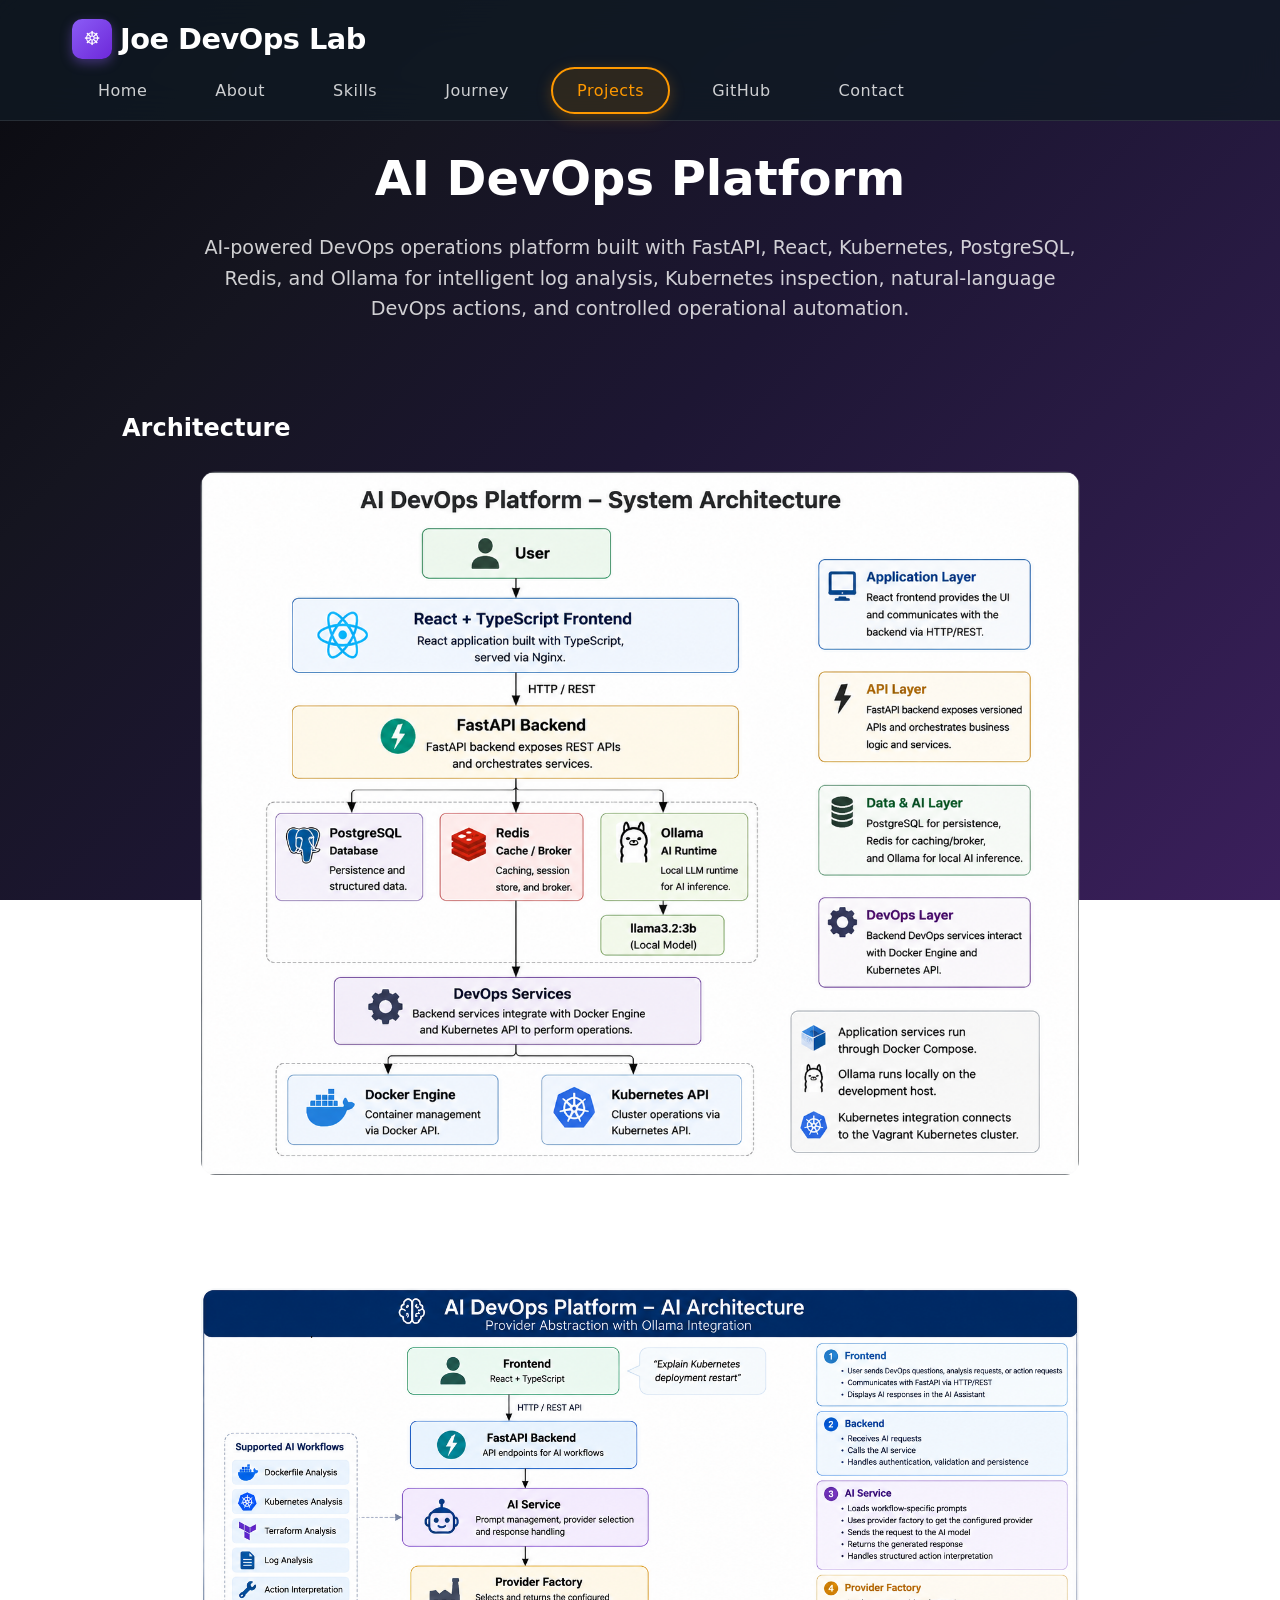
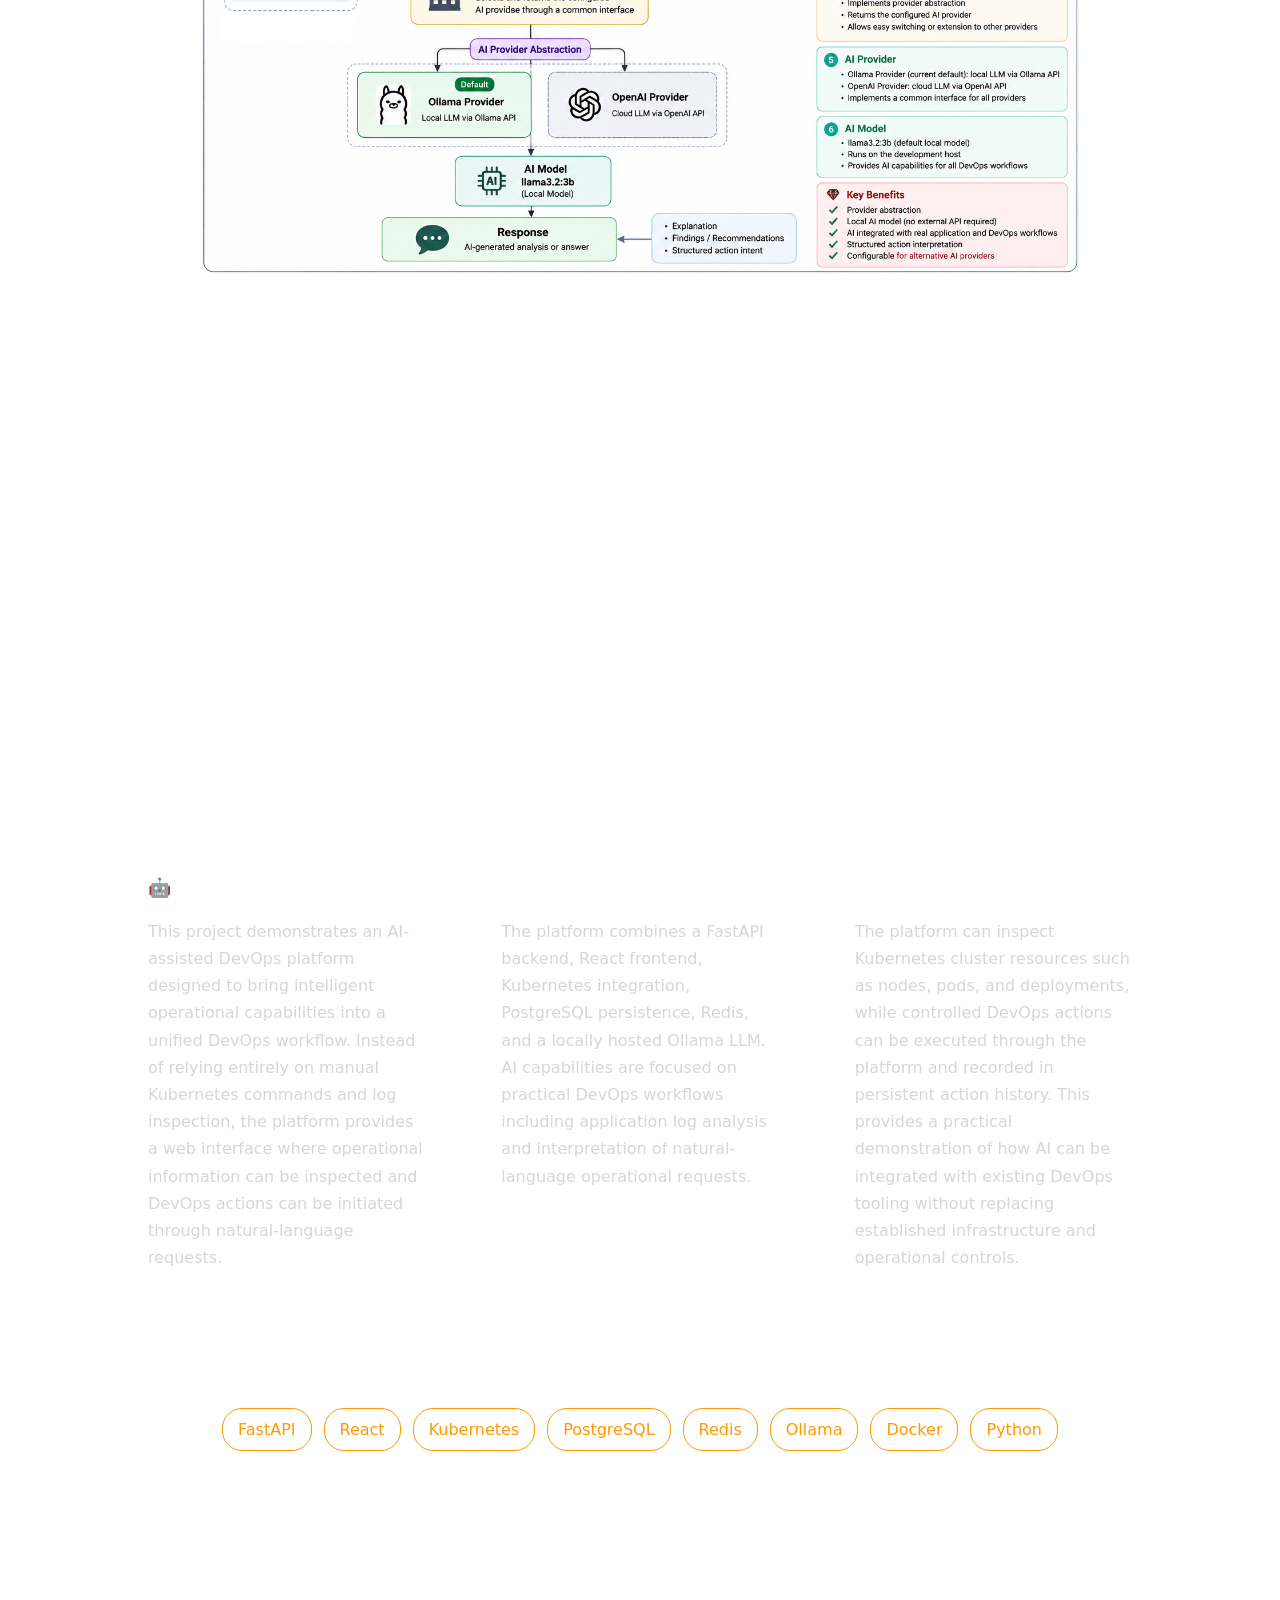
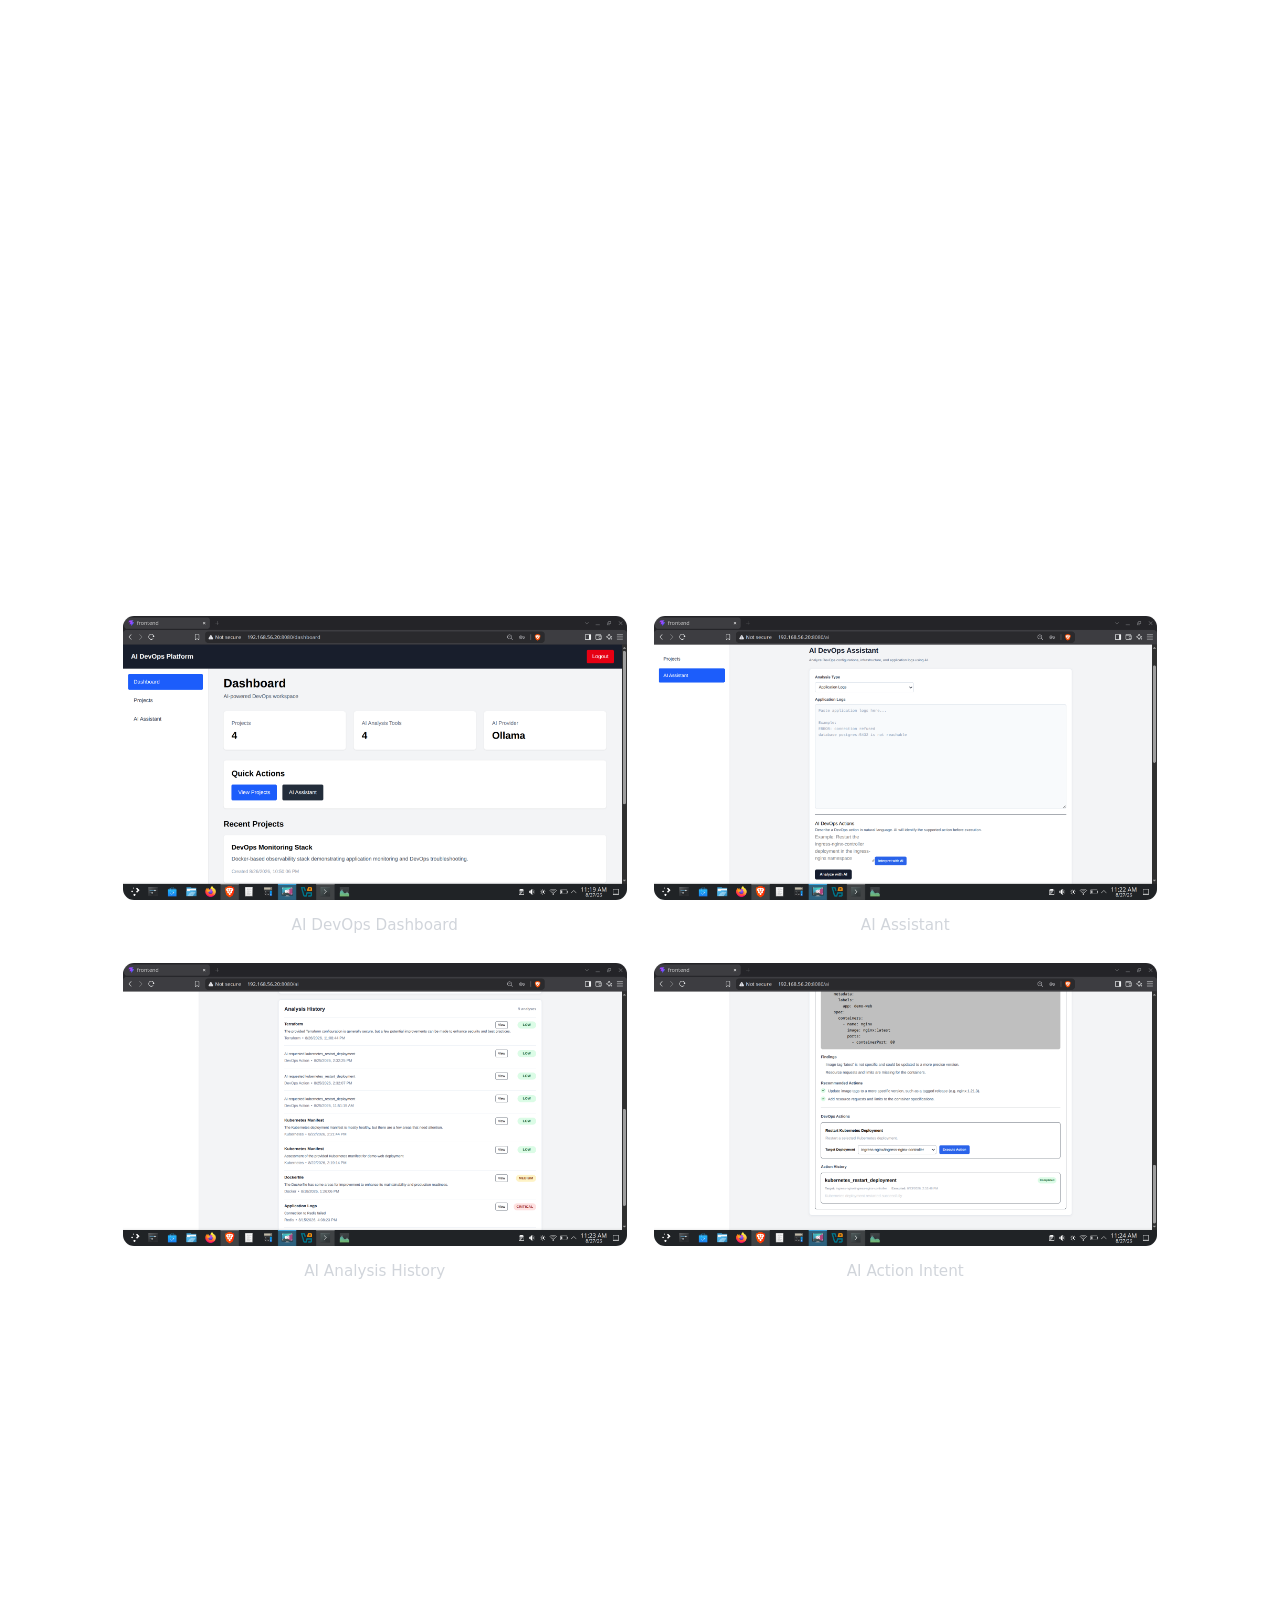
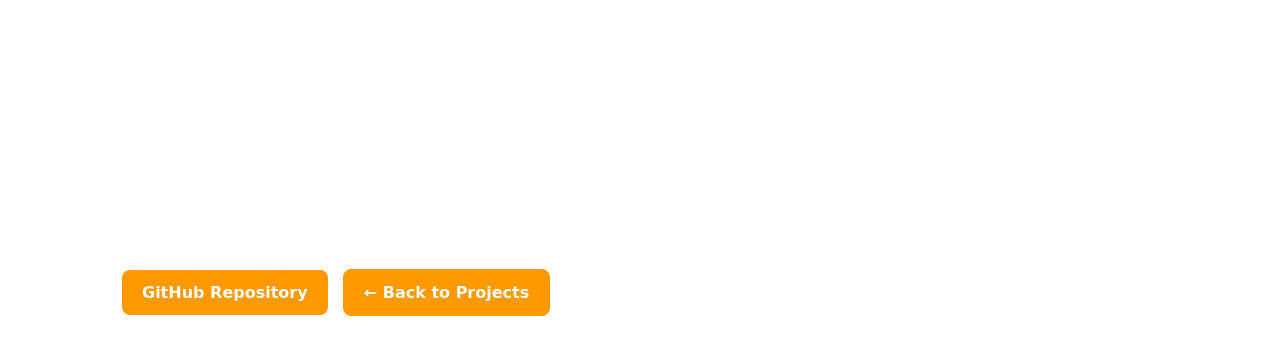
<file: projects/ai-devops-platform.html>
<!DOCTYPE html>
<html lang="en">
<head>
    <meta charset="UTF-8">
    <meta name="viewport" content="width=device-width, initial-scale=1.0">
    <title>Projects | Joe DevOps Lab</title>

    <link rel="stylesheet" href="../tooplate-titan-style.css">

    <style>
        .home-btn {
            color: #FF9900;
            text-decoration: none;
            font-weight: 600;
            border: 2px solid #FF9900;
            padding: 10px 20px;
            border-radius: 30px;
            transition: all 0.3s ease;
        }

        .home-btn:hover {
            background: #FF9900;
            color: #ffffff;
        }
        .projects-hero {
            text-align: center;
            padding: 120px 20px 30px;
        }

        .projects-hero h1 {
            font-size: 3rem;
            margin-bottom: 1rem;
        }

        .projects-hero p {
            text-align: left;
            max-width: 1100px;
            margin: auto;
            font-size: 1.5rem;
            color: #cfcfcf;
        }

        .project-section {
            max-width: 1100px;
            text-align: left;
            margin: 0 auto;
            padding: 1.5rem 2rem;
        }

        .project-section ul {
            padding-left: 1.2rem;
            margin-top: 1rem;
        }

        .project-section li {
            margin-bottom: 0.8rem;
            line-height: 1.6;
        }

        .architecture-image {
            width: 85%;
            max-width: 1000px;
            display: block;
            margin: 0 auto;
            border-radius: 15px;
        }

        .btn-primary,
        .btn-secondary {
            display: inline-block;
            padding: 12px 25px;
            border-radius: 10px;
            text-decoration: none;
            margin-right: 10px;
        }

        .stats-row {
            display: flex;
            justify-content: center;
            flex-wrap: wrap;
            gap: 15px;
            margin-top: 30px;
        }

        .stat-badge {
            padding: 10px 20px;
            border: 1px solid #ff9900;
            border-radius: 30px;
            color: #ff9900;
        }

        .projects-container {
            max-width: 1200px;
            margin: auto;
            padding: 40px 20px;
        }

        .project-card {
            background: rgba(255,255,255,0.05);
            border-radius: 15px;
            padding: 30px;
            margin-bottom: 30px;
        }

        .project-card h2 {
            color: #ffffff;
            margin-bottom: 15px;
        }

        .project-card p {
            font-size: 1.2rem;
            line-height: 1.8;
        }

        .project-buttons {
            margin-top: 20px;
        }

        .project-buttons a {
            display: inline-block;
            padding: 10px 20px;
            margin-right: 10px;
            margin-top: 10px;
            text-decoration: none;
            border-radius: 8px;
            background: #ff9900;
            color: white;
            font-weight: bold;
        }

        .overview-grid { 
            display: grid; 
            grid-template-columns: repeat(3, 1fr); 
            gap: 24px; 
            margin-top: 30px; 
        } 
        
        .overview-card { 
            padding: 25px; 
            border-radius: 10px; 
            background: rgba(255, 255, 255, 0.06);
            border: 1px solid rgba(255, 255, 255, 0.12);
        } 

        .overview-card h3 { 
            color: #ffffff;
            margin-bottom: 15px; 
        } 

        .overview-card p { 
            margin: 0;
            color: #d6d6d6; 
            line-height: 1.7; 
        } 
 
        @media (max-width: 900px) { 
            .overview-grid { 
                grid-template-columns: 1fr; 
            } 
        }

        .tech-stack {
            text-align: center;
            margin-top: 80px;
        }

        .tech-badges {
            display: flex;
            justify-content: center;
            flex-wrap: wrap;
            gap: 12px;
            margin-top: 20px;
        }

        .tech-badge {
            border: 1px solid #ff9900;
            padding: 8px 15px;
            border-radius: 20px;
            color: #ff9900;
        }

        .github-cta {
            text-align: center;
            margin-top: 80px;
            margin-bottom: 80px;
        }

        .github-cta a {
            display: inline-block;
            margin-top: 20px;
            background: #ff9900;
            color: white;
            padding: 15px 30px;
            border-radius: 10px;
            text-decoration: none;
            font-weight: bold;
        }

        /* Screenshot section */
        .screenshot-grid {
            display: grid;
            grid-template-columns: repeat(2, 1fr);
            gap: 25px;
            margin-top: 30px;
        }

        .screenshot-item {
            text-align: center;
        }

        .screenshot-item img {
            width: 100%;
            max-width: 100%;
            height: auto;
            border-radius: 12px;
            border: 1px solid rgba(255,255,255,0.1);
            display: block;
        }

        .screenshot-caption {
            margin-top: 12px;
            color: #d1d5db;
            font-size: 0.95rem;
        }

        /* Mobile */
        @media (max-width: 768px) {
            .screenshot-grid {
                grid-template-columns: 1fr;
            }
        }

    </style>
</head>

<body>

<nav id="navbar">
        <div class="nav-container">
            <a href="../index.html" class="logo">
                <div class="logo-icon">☸</div>
                <div class="logo-text">Joe DevOps Lab</div>
            </a>
            <ul class="nav-links">
                <li><a href="../index.html">Home</a></li>
                <li><a href="../index.html#about">About</a></li>
                <li><a href="../index.html#skills">Skills</a></li>
                <li><a href="../index.html#timeline">Journey</a></li>
                <li><a href="../projects.html" class="active">Projects</a></li>
                <li><a href="../index.html#github">GitHub</a></li>
                <li><a href="../index.html#contact">Contact</a></li>
            </ul>
            <div class="mobile-menu-btn" id="mobileMenuBtn">
                <span></span>
                <span></span>
                <span></span>
            </div>
        </div>
        <div class="mobile-nav" id="mobileNav">
            <ul>
                <li><a href="../index.html">Home</a></li>
                <li><a href="../index.html#about">About</a></li>
                <li><a href="../index.html#skills">Skills</a></li>
                <li><a href="../index.html#timeline">Journey</a></li>
                <li><a href="../projects.html" class="active">Projects</a></li>
                <li><a href="../index.html#github">GitHub</a></li>
                <li><a href="../index.html#contact">Contact</a></li>
            </ul>
        </div>
    </nav>

<section class="project-hero">
    <h1>AI DevOps Platform</h1>

    <p>
        AI-powered DevOps operations platform built with FastAPI, React, Kubernetes, PostgreSQL, Redis, and Ollama for intelligent log analysis, Kubernetes inspection, natural-language DevOps actions, and controlled operational automation.
    </p>
</section>

<section class="project-section">

    <h2>Architecture</h2>

    <img src="../images/ai-devops-architecture.png"
         alt="AI DevOps Platform Architecture diagram"
         class="architecture-image">
</section>

<section class="project-section">

    <h2>AI Architecture</h2>

    <img src="../images/ai-architecture.png"
         alt="AI Architecture diagram"
         class="architecture-image">
</section>


<section class="project-section">

    <h2>Architecture Highlights</h2>
    <ul>
        <li>React provides the web-based DevOps dashboard and AI Assistant interface.</li>
        <li>FastAPI serves as the backend API and orchestration layer.</li>
        <li>Ollama provides local LLM inference for AI-assisted DevOps operations.</li>
        <li>Kubernetes integration enables cluster inspection and controlled operational actions.</li>
        <li>PostgreSQL stores projects, users, and persistent DevOps action history.</li>
        <li>Redis provides application-level caching and service support.</li>
        <li>AI-assisted workflows interpret natural-language operational requests before executing approved actions.</li>
        <li>Health endpoints provide visibility into application, database, Redis, and AI service availability.</li>
        <li>Docker provides containerized application and service deployment.</li>
    </ul>

</section>

<section class="project-section">

    <h2>Project Overview</h2>

    <div class="overview-grid"> 

        <div class="overview-card"> 
            <h3>🤖 AI-Assisted DevOps</h3> 
            <p> 
                This project demonstrates an AI-assisted DevOps platform designed to bring intelligent operational capabilities into a unified DevOps workflow. Instead of relying entirely on manual Kubernetes commands and log inspection, the platform provides a web interface where operational information can be inspected and DevOps actions can be initiated through natural-language requests. 
            </p> 
        </div> 
        <div class="overview-card"> 
            <h3>⚙️ Platform Architecture</h3>       
            <p> 
                The platform combines a FastAPI backend, React frontend, Kubernetes integration, PostgreSQL persistence, Redis, and a locally hosted Ollama LLM. AI capabilities are focused on practical DevOps workflows including application log analysis and interpretation of natural-language operational requests. 
            </p> 
        </div> 
        <div class="overview-card"> 
            <h3>☸️ Kubernetes Automation</h3> 
            <p> 
                The platform can inspect Kubernetes cluster resources such as nodes, pods, and deployments, while controlled DevOps actions can be executed through the platform and recorded in persistent action history. This provides a practical demonstration of how AI can be integrated with existing DevOps tooling without replacing established infrastructure and operational controls. 
            </p> 
        </div> 
    </div>
</section>

<section class="project-section">

<h2>Technology Stack</h2>

<div class="tech-badges">

<span class="tech-badge">FastAPI</span>
<span class="tech-badge">React</span>
<span class="tech-badge">Kubernetes</span>
<span class="tech-badge">PostgreSQL</span>
<span class="tech-badge">Redis</span>
<span class="tech-badge">Ollama</span>
<span class="tech-badge">Docker</span>
<span class="tech-badge">Python</span>


</div>

</section>

<section class="project-section">

<h2>Key Features</h2>
<ul>
    <li>AI-Assisted Log Analysis</li>
    <li>Natural-Language DevOps Action Interpretation</li>
    <li>Kubernetes Cluster Inspection</li>
    <li>Kubernetes Node, Pod & Deployment Visibility</li>
    <li>Controlled Kubernetes Operational Actions</li>
    <li>AI Action Preview Before Execution</li>
    <li>Persistent DevOps Action History</li>
    <li>React-Based DevOps Dashboard</li>
    <li>FastAPI REST API</li>
    <li>PostgreSQL Data Persistence</li>
    <li>Redis Integration</li>
    <li>Local LLM Inference with Ollama</li>
    <li>Application & Service Health Monitoring</li>
    <li>Containerized Application Architecture</li>
</ul>

</section>

<section class="project-section">
    <h2>Screenshots</h2>

<div class="screenshot-grid">

    <div class="screenshot-item">
        <img src="../images/project-images/dashboard.png" alt="">
        <p class="screenshot-caption">AI DevOps Dashboard</p>
    </div>

    <div class="screenshot-item">
        <img src="../images/project-images/ai-assistant.png" alt="">
        <p class="screenshot-caption">AI Assistant</p>
    </div>

    <div class="screenshot-item">
        <img src="../images/project-images/action-history.png" alt="">
        <p class="screenshot-caption">AI Analysis History</p>
    </div>

    <div class="screenshot-item">
        <img src="../images/project-images/action-intent.png" alt="">
        <p class="screenshot-caption">AI Action Intent</p>
    </div>

</div>
</section>

<section class="project-section">

<h2>Key Challenges & Learnings</h2>

<ul>
    <li>
        Integrating an LLM into a DevOps workflow required clear separation between AI interpretation and actual infrastructure operations.
    </li>

    <li>
        Designing controlled AI-assisted actions helped ensure that natural-language requests could be reviewed before execution.
    </li>

    <li>
        Kubernetes API integration provided practical experience in exposing cluster inspection and operational capabilities through an application layer.
    </li>

    <li>
        Persisting DevOps actions created an auditable history of operational activity rather than treating AI interactions as temporary requests.
    </li>

    <li>
        Running the LLM locally with Ollama demonstrated an approach for integrating AI capabilities without relying entirely on external AI APIs.
    </li>

    <li>
        Building health checks across the application, database, Redis, and AI services improved operational visibility and reliability.
    </li>

    <li>
        The project strengthened practical understanding of combining AI, APIs, Kubernetes automation, observability, and DevOps workflows into a single platform.
    </li>
</ul>

</section>

<section class="project-section project-buttons">

<a href="https://github.com/josephmj0303/ai-devops-platform"
   target="_blank"
   class="btn-primary">

   GitHub Repository

</a>

<a href="../projects.html"
   class="btn-secondary">

   ← Back to Projects

</a>

</section>

</body>
</html>
</file>
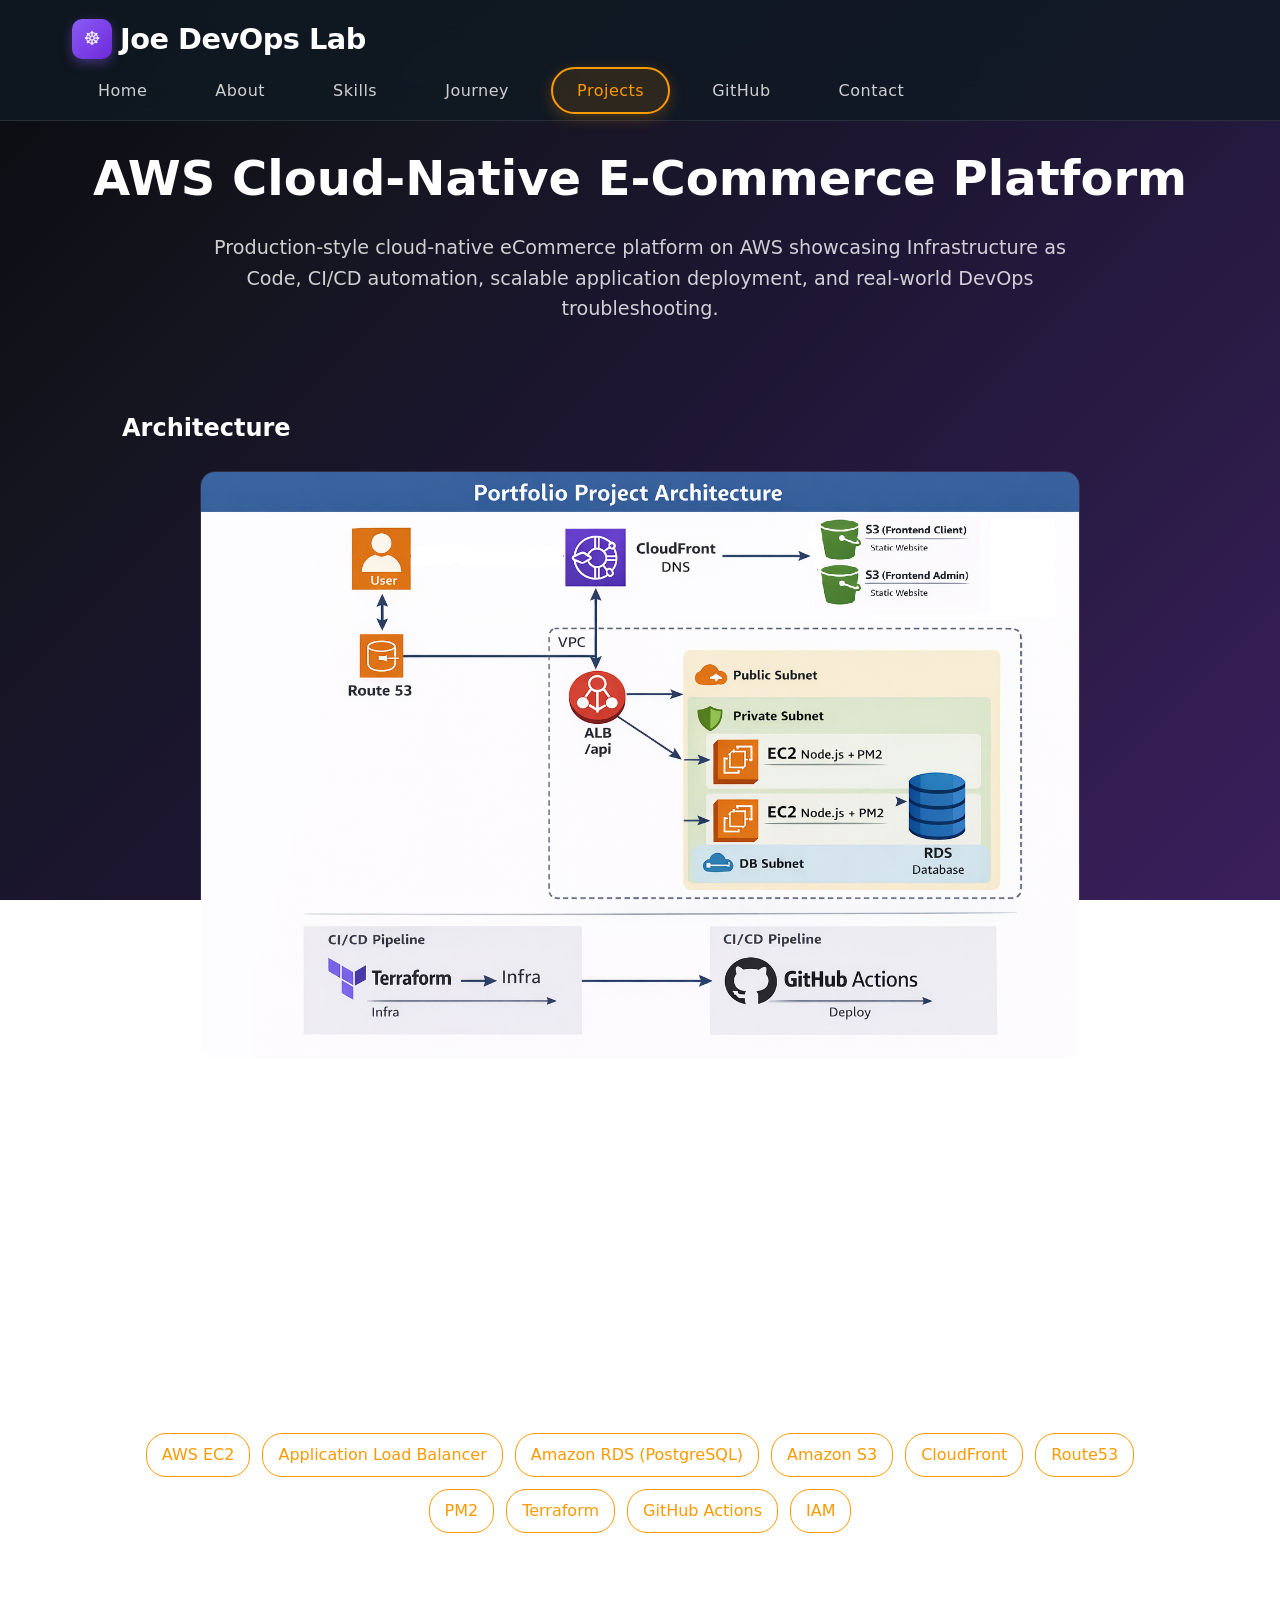
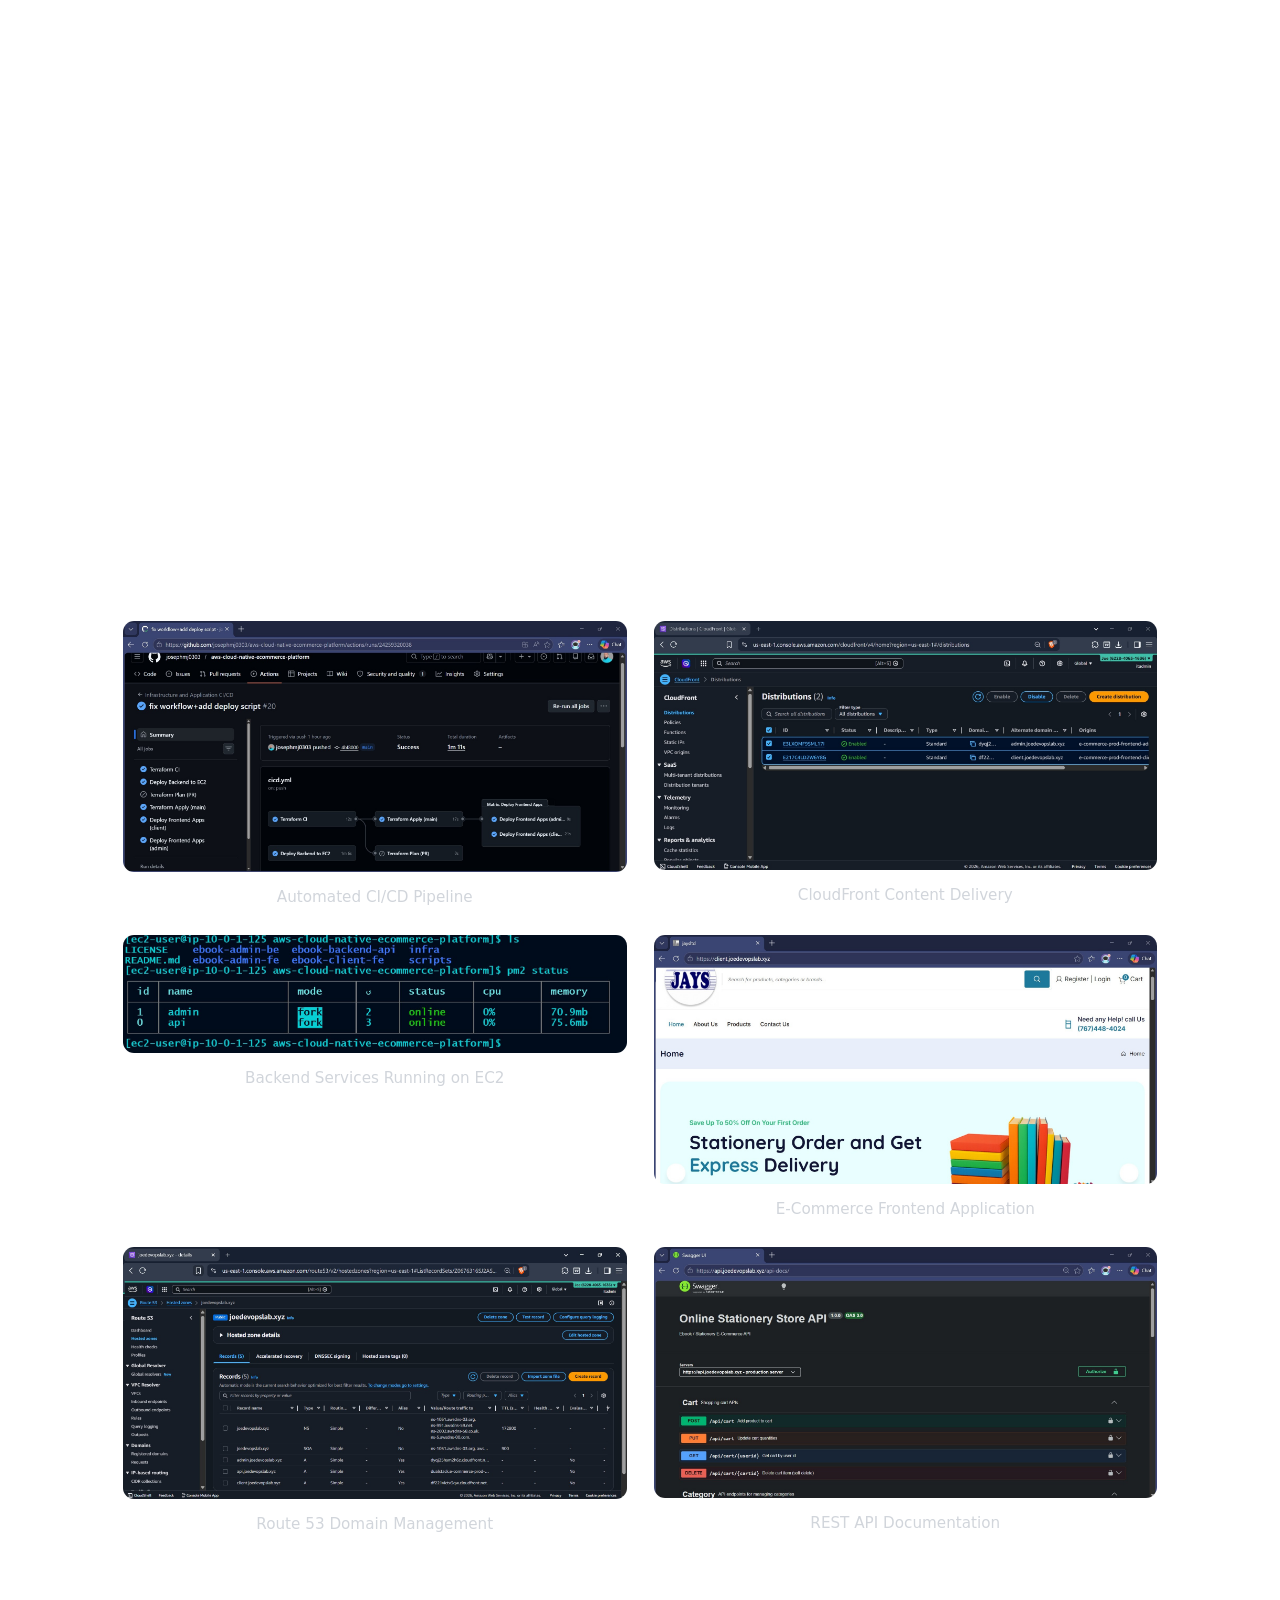
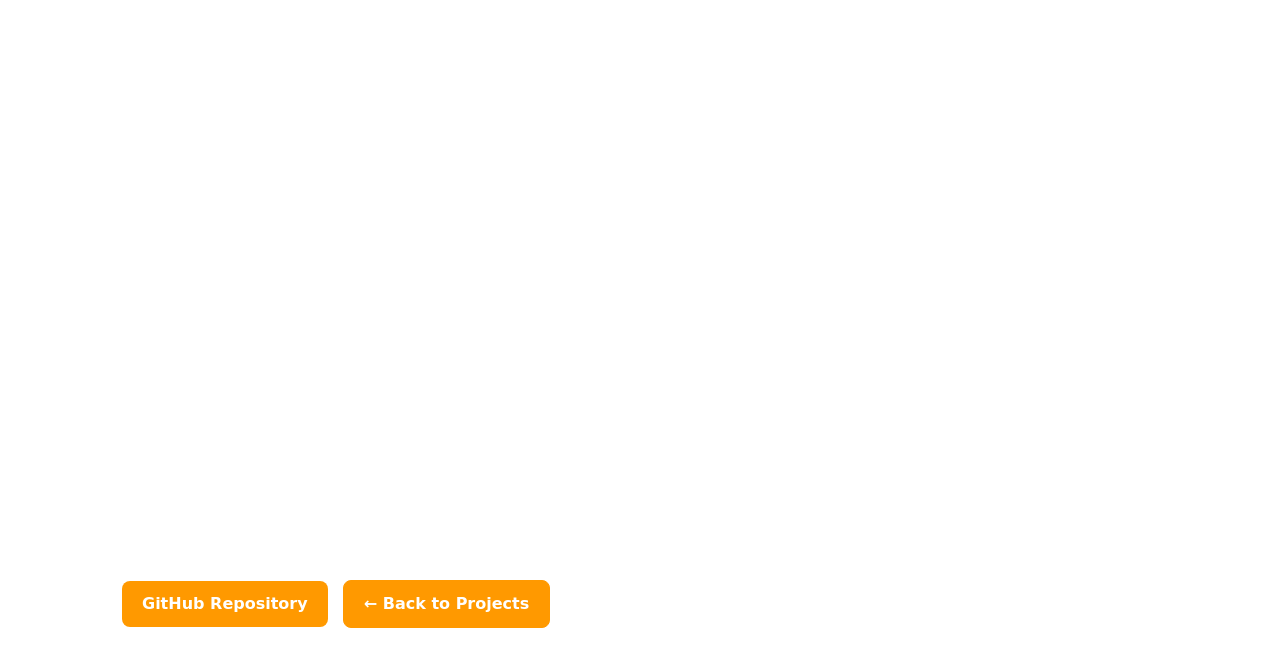
<file: projects/aws-cloud-native-ecommerce.html>
<!DOCTYPE html>
<html lang="en">
<head>
    <meta charset="UTF-8">
    <meta name="viewport" content="width=device-width, initial-scale=1.0">
    <title>Projects | Joe DevOps Lab</title>

    <link rel="stylesheet" href="../tooplate-titan-style.css">

    <style>
        .home-btn {
            color: #FF9900;
            text-decoration: none;
            font-weight: 600;
            border: 2px solid #FF9900;
            padding: 10px 20px;
            border-radius: 30px;
            transition: all 0.3s ease;
        }

        .home-btn:hover {
            background: #FF9900;
            color: #ffffff;
        }
        .projects-hero {
            text-align: center;
            padding: 120px 20px 30px;
        }

        .projects-hero h1 {
            font-size: 3rem;
            margin-bottom: 1rem;
        }

        .projects-hero p {
            text-align: left;
            max-width: 1100px;
            margin: auto;
            font-size: 1.5rem;
            color: #cfcfcf;
        }

        .project-section {
            max-width: 1100px;
            text-align: left;
            margin: 0 auto;
            padding: 1.5rem 2rem;
        }

        .project-section ul {
            padding-left: 1.2rem;
            margin-top: 1rem;
        }

        .project-section li {
            margin-bottom: 0.8rem;
            line-height: 1.6;
        }

        .architecture-image {
            width: 85%;
            max-width: 1000px;
            display: block;
            margin: 0 auto;
            border-radius: 15px;
        }

        .btn-primary,
        .btn-secondary {
            display: inline-block;
            padding: 12px 25px;
            border-radius: 10px;
            text-decoration: none;
            margin-right: 10px;
        }

        .stats-row {
            display: flex;
            justify-content: center;
            flex-wrap: wrap;
            gap: 15px;
            margin-top: 30px;
        }

        .stat-badge {
            padding: 10px 20px;
            border: 1px solid #ff9900;
            border-radius: 30px;
            color: #ff9900;
        }

        .projects-container {
            max-width: 1200px;
            margin: auto;
            padding: 40px 20px;
        }

        .project-card {
            background: rgba(255,255,255,0.05);
            border-radius: 15px;
            padding: 30px;
            margin-bottom: 30px;
        }

        .project-card h2 {
            color: #ffffff;
            margin-bottom: 15px;
        }

        .project-card p {
            font-size: 1.2rem;
            line-height: 1.8;
        }

        .project-buttons {
            margin-top: 20px;
        }

        .project-buttons a {
            display: inline-block;
            padding: 10px 20px;
            margin-right: 10px;
            margin-top: 10px;
            text-decoration: none;
            border-radius: 8px;
            background: #ff9900;
            color: white;
            font-weight: bold;
        }

        .tech-stack {
            text-align: center;
            margin-top: 80px;
        }

        .tech-badges {
            display: flex;
            justify-content: center;
            flex-wrap: wrap;
            gap: 12px;
            margin-top: 20px;
        }

        .tech-badge {
            border: 1px solid #ff9900;
            padding: 8px 15px;
            border-radius: 20px;
            color: #ff9900;
        }

        .github-cta {
            text-align: center;
            margin-top: 80px;
            margin-bottom: 80px;
        }

        .github-cta a {
            display: inline-block;
            margin-top: 20px;
            background: #ff9900;
            color: white;
            padding: 15px 30px;
            border-radius: 10px;
            text-decoration: none;
            font-weight: bold;
        }

        /* Screenshot section */
        .screenshot-grid {
            display: grid;
            grid-template-columns: repeat(2, 1fr);
            gap: 25px;
            margin-top: 30px;
        }

        .screenshot-item {
            text-align: center;
        }

        .screenshot-item img {
            width: 100%;
            max-width: 100%;
            height: auto;
            border-radius: 12px;
            border: 1px solid rgba(255,255,255,0.1);
            display: block;
        }

        .screenshot-caption {
            margin-top: 12px;
            color: #d1d5db;
            font-size: 0.95rem;
        }

        /* Mobile */
        @media (max-width: 768px) {
            .screenshot-grid {
                grid-template-columns: 1fr;
            }
        }
        
    </style>
</head>

<body>

<nav id="navbar">
        <div class="nav-container">
            <a href="../index.html" class="logo">
                <div class="logo-icon">☸</div>
                <div class="logo-text">Joe DevOps Lab</div>
            </a>
            <ul class="nav-links">
                <li><a href="../index.html">Home</a></li>
                <li><a href="../index.html#about">About</a></li>
                <li><a href="../index.html#skills">Skills</a></li>
                <li><a href="../index.html#timeline">Journey</a></li>
                <li><a href="../projects.html" class="active">Projects</a></li>
                <li><a href="../index.html#github">GitHub</a></li>
                <li><a href="../index.html#contact">Contact</a></li>
            </ul>
            <div class="mobile-menu-btn" id="mobileMenuBtn">
                <span></span>
                <span></span>
                <span></span>
            </div>
        </div>
        <div class="mobile-nav" id="mobileNav">
            <ul>
                <li><a href="../index.html">Home</a></li>
                <li><a href="../index.html#about">About</a></li>
                <li><a href="../index.html#skills">Skills</a></li>
                <li><a href="../index.html#timeline">Journey</a></li>
                <li><a href="../projects.html" class="active">Projects</a></li>
                <li><a href="../index.html#github">GitHub</a></li>
                <li><a href="../index.html#contact">Contact</a></li>
            </ul>
        </div>
    </nav>

<section class="project-hero">
    <h1>AWS Cloud-Native E-Commerce Platform</h1>

    <p>
        Production-style cloud-native eCommerce platform on AWS showcasing Infrastructure as Code, CI/CD automation, scalable application deployment, and real-world DevOps troubleshooting.
    </p>
</section>

<section class="project-section">

    <h2>Architecture</h2>

    <img src="../images/aws-ecommerce-architecture.png"
         alt="AWS Cloud-Native E-Commerce Architecture"
         class="architecture-image">
</section>

<section class="project-section">

    <h2>Project Overview</h2>

    <p>
        This project demonstrates the design and deployment of a cloud-native
        eCommerce platform on AWS using modern DevOps practices and automation.

        The solution hosts frontend applications using Amazon S3 and CloudFront,
        backend services on Amazon EC2 managed with PM2, and PostgreSQL on
        Amazon RDS. Infrastructure provisioning, deployment automation, and
        operational workflows are implemented to simulate production-style
        environments.

        The project highlights CI/CD automation with GitHub Actions, secure
        secrets management, domain-based routing, scalable cloud architecture,
        and real-world troubleshooting of infrastructure and deployment issues.
    </p>

</section>

<section class="project-section">

<h2>Technology Stack</h2>

<div class="tech-badges">

<span class="tech-badge">AWS EC2</span>
<span class="tech-badge">Application Load Balancer</span>
<span class="tech-badge">Amazon RDS (PostgreSQL)</span>
<span class="tech-badge">Amazon S3</span>
<span class="tech-badge">CloudFront</span>
<span class="tech-badge">Route53</span>
<span class="tech-badge">PM2</span>
<span class="tech-badge">Terraform</span>
<span class="tech-badge">GitHub Actions</span>
<span class="tech-badge">IAM</span>

</div>

</section>

<section class="project-section">

<h2>Key Features</h2>
<ul>
    <li>Cloud-native AWS architecture</li>
    <li>Infrastructure as Code with Terraform</li>
    <li>Automated CI/CD pipelines using GitHub Actions</li>
    <li>Frontend deployment using Amazon S3 and CloudFront CDN</li>
    <li>Backend deployment on Amazon EC2 managed with PM2</li>
    <li>PostgreSQL database hosted on Amazon RDS</li>
    <li>Domain and DNS management using Route 53</li>
    <li>Application Load Balancer for routing and traffic management</li>
    <li>Secure secrets management using GitHub Actions Secrets</li>
    <li>Zero-downtime style application restarts with PM2</li>
    <li>Real-world troubleshooting of DNS, ALB, routing, and deployment issues</li>
    <li>Production-style deployment workflows and operational practices</li>    
</ul>

</section>

<section class="project-section">
    <h2>Screenshots</h2>

<div class="screenshot-grid">

    <div class="screenshot-item">
        <img src="../images/project-images/cicd.jpg" alt="">
        <p class="screenshot-caption">Automated CI/CD Pipeline</p>
    </div>

    <div class="screenshot-item">
        <img src="../images/project-images/cloudfront.jpg" alt="">
        <p class="screenshot-caption">CloudFront Content Delivery</p>
    </div>

    <div class="screenshot-item">
        <img src="../images/project-images/ec2-pm2.jpg" alt="">
        <p class="screenshot-caption">Backend Services Running on EC2</p>
    </div>

    <div class="screenshot-item">
        <img src="../images/project-images/homepage.jpg" alt="">
        <p class="screenshot-caption">E-Commerce Frontend Application</p>
    </div>

    <div class="screenshot-item">
        <img src="../images/project-images/route53.jpg" alt="">
        <p class="screenshot-caption">Route 53 Domain Management</p>
    </div>

    <div class="screenshot-item">
        <img src="../images/project-images/swagger.jpg" alt="">
        <p class="screenshot-caption">REST API Documentation</p>
    </div>

</div>
</section>

<section class="project-section">

    <h2>DevOps Highlights</h2>
    <ul>
        <li>Designed and implemented AWS infrastructure architecture</li>
        <li>Automated application deployment pipelines</li>
        <li>Managed environment-specific configurations</li>
        <li>Implemented secure credential handling</li>
        <li>Optimized infrastructure costs for a portfolio environment</li>
        <li>Debugged production-style deployment and networking issues</li>
        <li>Integrated frontend, backend, database, and DNS components</li>   
    </ul>

</section>

<section class="project-section">

    <h2>Project Outcome</h2>

    <p>
        This project demonstrates end-to-end cloud deployment, CI/CD pipeline
        implementation, infrastructure automation, and production-style operational
        practices. It showcases practical experience with AWS services, deployment
        automation, troubleshooting, and cloud-native application delivery.
    </p>

</section>

<section class="project-section project-buttons">
    
<a href="https://github.com/josephmj0303/aws-cloud-native-ecommerce-platform"
   target="_blank"
   class="btn-primary">

   GitHub Repository

</a>

<a href="../projects.html"
   class="btn-secondary">

   ← Back to Projects

</a>

</section>

</body>
</html>
</file>
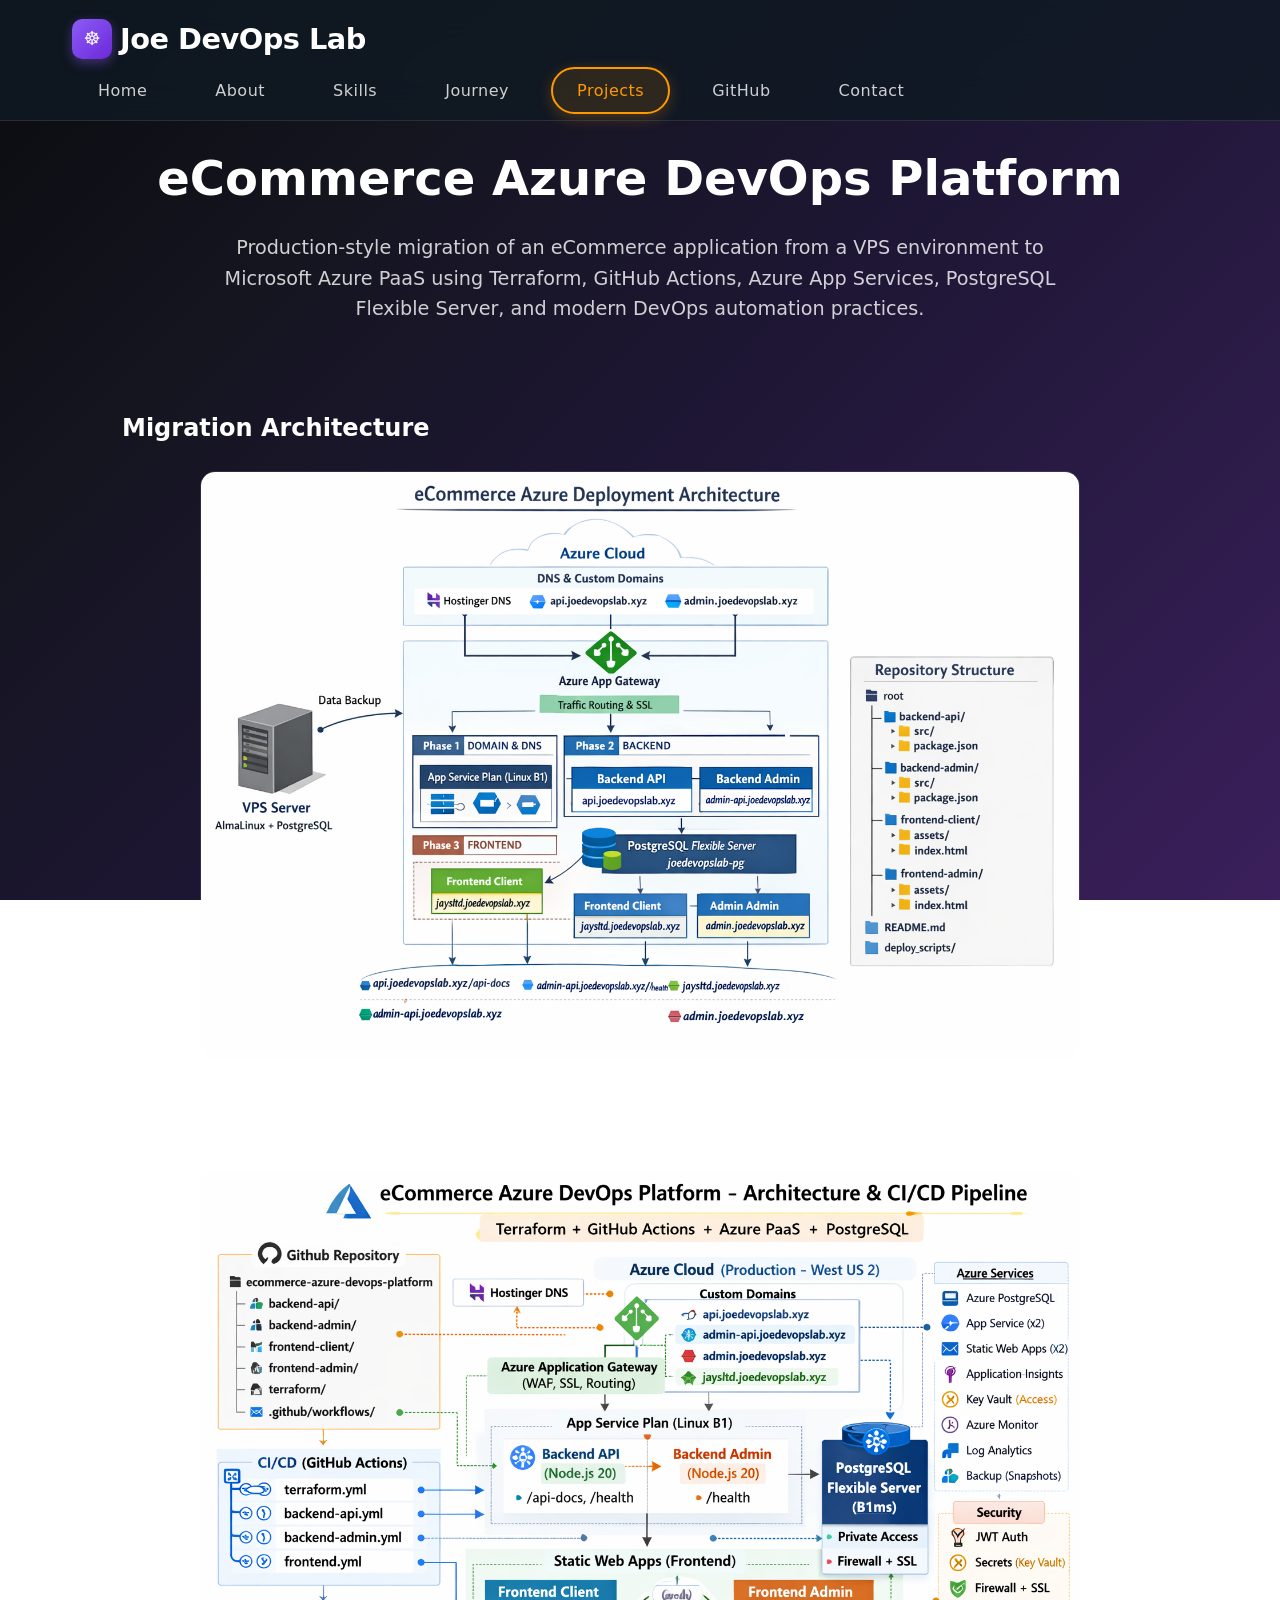
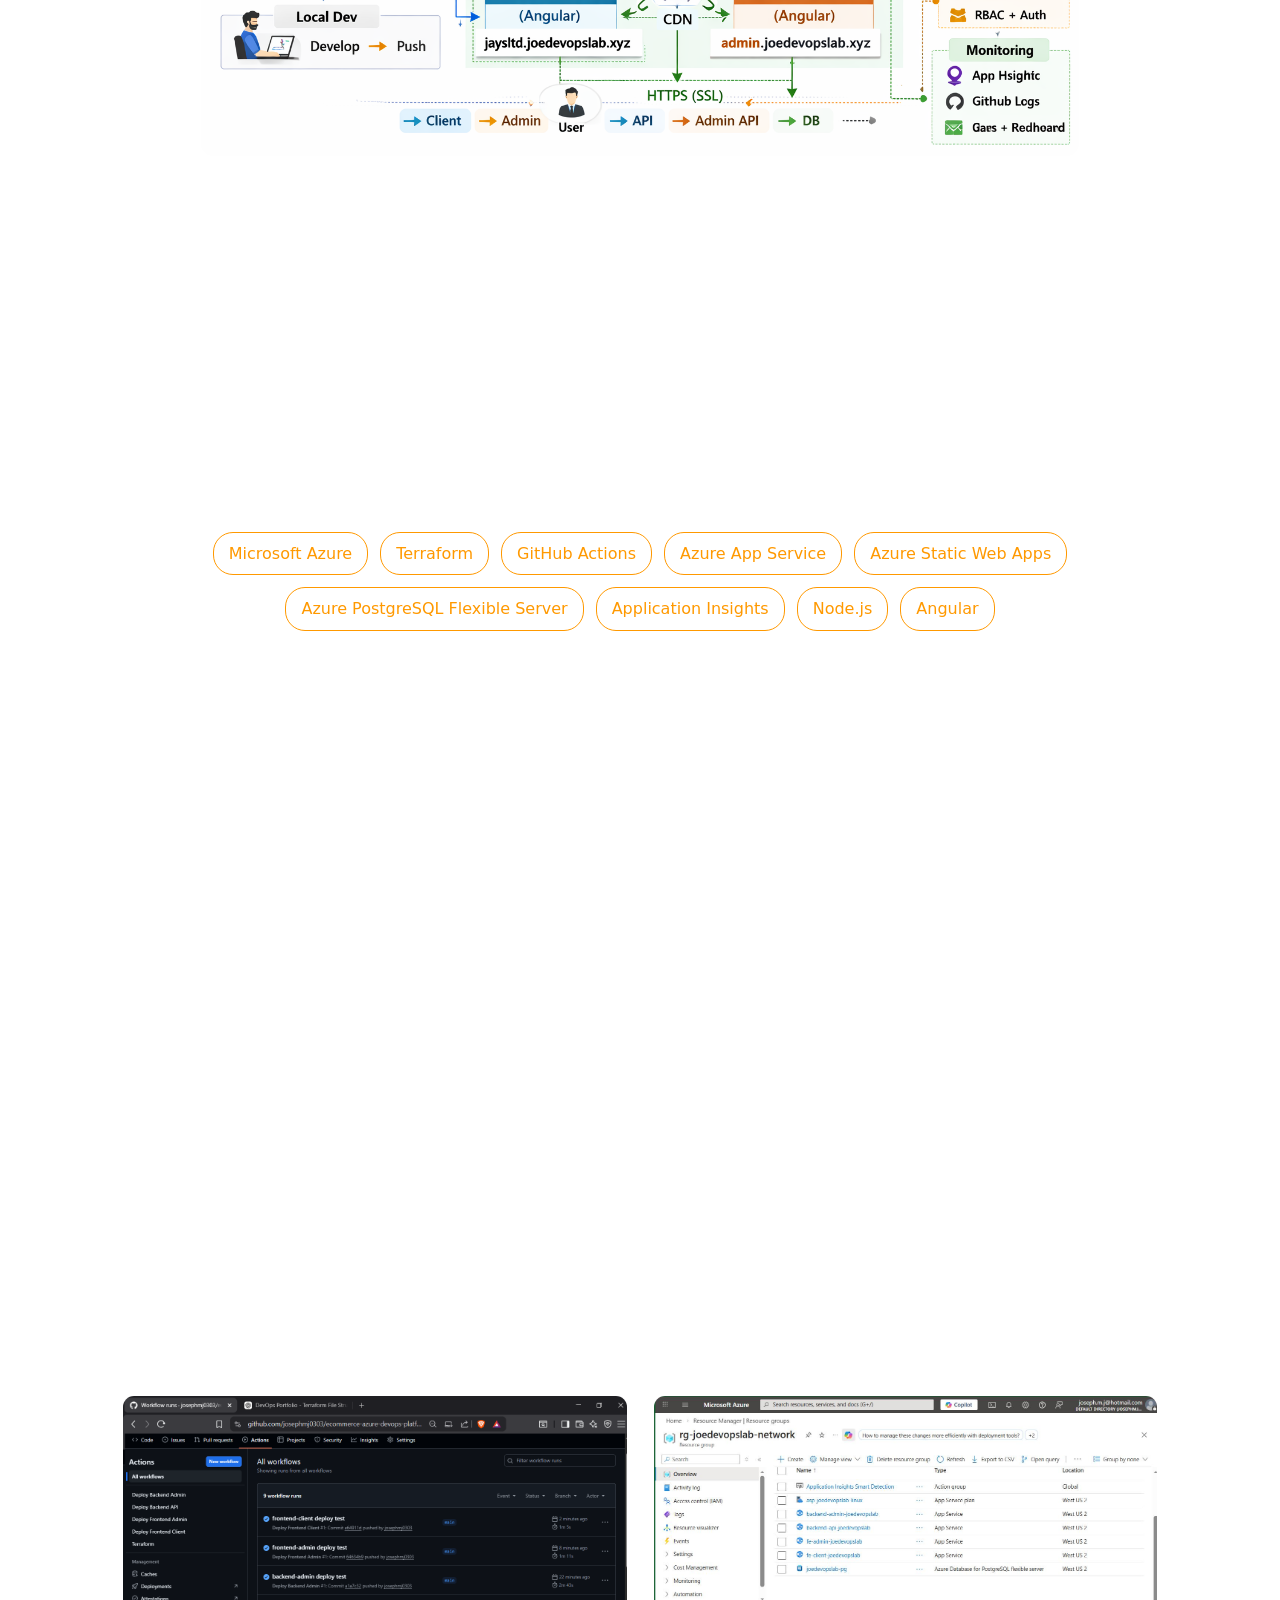
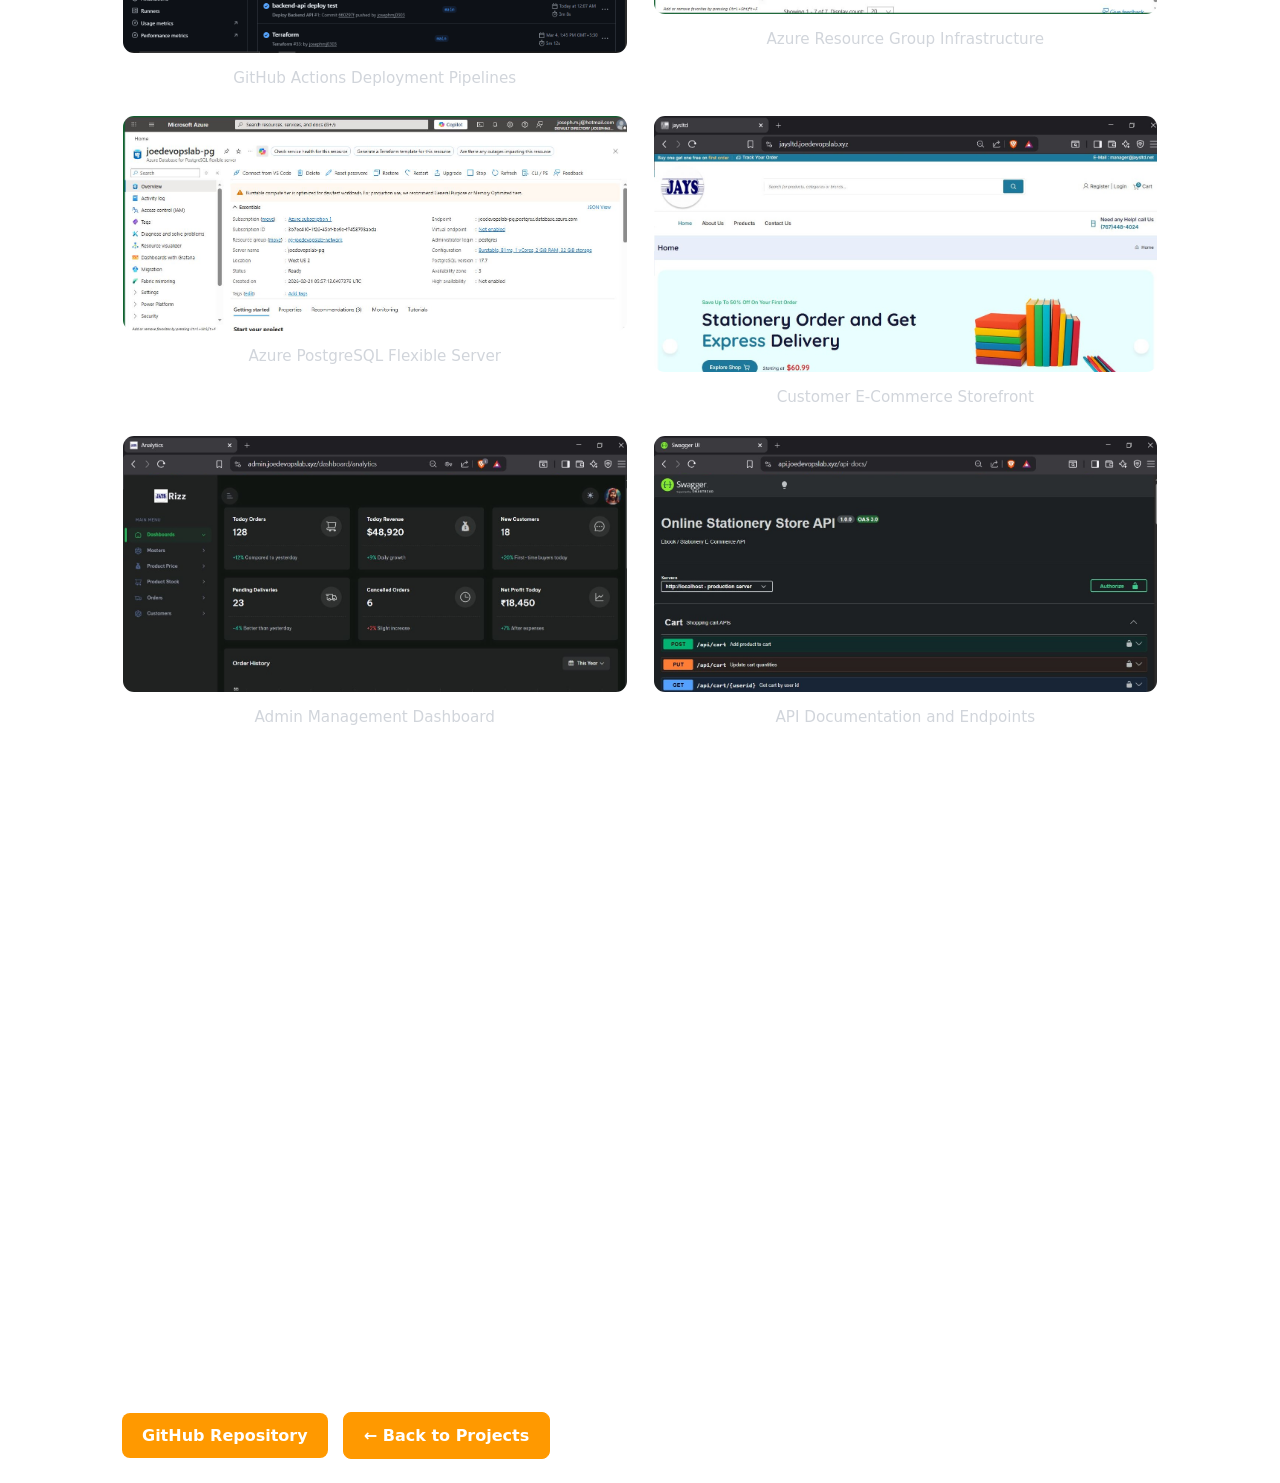
<file: projects/azure-devops-platform.html>
<!DOCTYPE html>
<html lang="en">
<head>
    <meta charset="UTF-8">
    <meta name="viewport" content="width=device-width, initial-scale=1.0">
    <title>Projects | Joe DevOps Lab</title>

    <link rel="stylesheet" href="../tooplate-titan-style.css">

    <style>
        .home-btn {
            color: #FF9900;
            text-decoration: none;
            font-weight: 600;
            border: 2px solid #FF9900;
            padding: 10px 20px;
            border-radius: 30px;
            transition: all 0.3s ease;
        }

        .home-btn:hover {
            background: #FF9900;
            color: #ffffff;
        }
        .projects-hero {
            text-align: center;
            padding: 120px 20px 30px;
        }

        .projects-hero h1 {
            font-size: 3rem;
            margin-bottom: 1rem;
        }

        .projects-hero p {
            text-align: left;
            max-width: 1100px;
            margin: auto;
            font-size: 1.5rem;
            color: #cfcfcf;
        }

        .project-section {
            max-width: 1100px;
            text-align: left;
            margin: 0 auto;
            padding: 1.5rem 2rem;
        }

        .project-section ul {
            padding-left: 1.2rem;
            margin-top: 1rem;
        }

        .project-section li {
            margin-bottom: 0.8rem;
            line-height: 1.6;
        }

        .architecture-image {
            width: 85%;
            max-width: 1000px;
            display: block;
            margin: 0 auto;
            border-radius: 15px;
        }

        .btn-primary,
        .btn-secondary {
            display: inline-block;
            padding: 12px 25px;
            border-radius: 10px;
            text-decoration: none;
            margin-right: 10px;
        }

        .stats-row {
            display: flex;
            justify-content: center;
            flex-wrap: wrap;
            gap: 15px;
            margin-top: 30px;
        }

        .stat-badge {
            padding: 10px 20px;
            border: 1px solid #ff9900;
            border-radius: 30px;
            color: #ff9900;
        }

        .projects-container {
            max-width: 1200px;
            margin: auto;
            padding: 40px 20px;
        }

        .project-card {
            background: rgba(255,255,255,0.05);
            border-radius: 15px;
            padding: 30px;
            margin-bottom: 30px;
        }

        .project-card h2 {
            color: #ffffff;
            margin-bottom: 15px;
        }

        .project-card p {
            font-size: 1.2rem;
            line-height: 1.8;
        }

        .project-buttons {
            margin-top: 20px;
        }

        .project-buttons a {
            display: inline-block;
            padding: 10px 20px;
            margin-right: 10px;
            margin-top: 10px;
            text-decoration: none;
            border-radius: 8px;
            background: #ff9900;
            color: white;
            font-weight: bold;
        }

        .tech-stack {
            text-align: center;
            margin-top: 80px;
        }

        .tech-badges {
            display: flex;
            justify-content: center;
            flex-wrap: wrap;
            gap: 12px;
            margin-top: 20px;
        }

        .tech-badge {
            border: 1px solid #ff9900;
            padding: 8px 15px;
            border-radius: 20px;
            color: #ff9900;
        }

        .github-cta {
            text-align: center;
            margin-top: 80px;
            margin-bottom: 80px;
        }

        .github-cta a {
            display: inline-block;
            margin-top: 20px;
            background: #ff9900;
            color: white;
            padding: 15px 30px;
            border-radius: 10px;
            text-decoration: none;
            font-weight: bold;
        }

        /* Screenshot section */
        .screenshot-grid {
            display: grid;
            grid-template-columns: repeat(2, 1fr);
            gap: 25px;
            margin-top: 30px;
        }

        .screenshot-item {
            text-align: center;
        }

        .screenshot-item img {
            width: 100%;
            max-width: 100%;
            height: auto;
            border-radius: 12px;
            border: 1px solid rgba(255,255,255,0.1);
            display: block;
        }

        .screenshot-caption {
            margin-top: 12px;
            color: #d1d5db;
            font-size: 0.95rem;
        }

        /* Mobile */
        @media (max-width: 768px) {
            .screenshot-grid {
                grid-template-columns: 1fr;
            }
        }
    </style>
</head>

<body>

<nav id="navbar">
        <div class="nav-container">
            <a href="../index.html" class="logo">
                <div class="logo-icon">☸</div>
                <div class="logo-text">Joe DevOps Lab</div>
            </a>
            <ul class="nav-links">
                <li><a href="../index.html">Home</a></li>
                <li><a href="../index.html#about">About</a></li>
                <li><a href="../index.html#skills">Skills</a></li>
                <li><a href="../index.html#timeline">Journey</a></li>
                <li><a href="../projects.html" class="active">Projects</a></li>
                <li><a href="../index.html#github">GitHub</a></li>
                <li><a href="../index.html#contact">Contact</a></li>
            </ul>
            <div class="mobile-menu-btn" id="mobileMenuBtn">
                <span></span>
                <span></span>
                <span></span>
            </div>
        </div>
        <div class="mobile-nav" id="mobileNav">
            <ul>
                <li><a href="../index.html">Home</a></li>
                <li><a href="../index.html#about">About</a></li>
                <li><a href="../index.html#skills">Skills</a></li>
                <li><a href="../index.html#timeline">Journey</a></li>
                <li><a href="../projects.html" class="active">Projects</a></li>
                <li><a href="../index.html#github">GitHub</a></li>
                <li><a href="../index.html#contact">Contact</a></li>
            </ul>
        </div>
    </nav>

<section class="project-hero">
    <h1>eCommerce Azure DevOps Platform</h1>

    <p>
        Production-style migration of an eCommerce application from a VPS environment to Microsoft Azure PaaS using Terraform, GitHub Actions, Azure App Services, PostgreSQL Flexible Server, and modern DevOps automation practices.
    </p>
</section>

<section class="project-section">

    <h2>Migration Architecture</h2>

    <img src="../images/migration-overview.png"
         alt="E-Commerce Azure Migration Architecture"
         class="architecture-image">
</section>

<section class="project-section">

    <h2>Final Architecture</h2>

    <img src="../images/ecommerce-azure-architecture.png"
         alt="E-Commerce Azure DevOps Platform Architecture"
         class="architecture-image">
</section>

<section class="project-section">

    <h2>Project Overview</h2>

    <p>
        This project demonstrates a real-world cloud migration of an eCommerce
        application from a traditional VPS-based environment to a modern
        Microsoft Azure Platform-as-a-Service (PaaS) architecture.

        The solution leverages Terraform for Infrastructure as Code,
        GitHub Actions for CI/CD automation, Azure App Services for backend
        applications, Azure Static Web Apps for frontend hosting, and Azure
        PostgreSQL Flexible Server for managed database services.

        The project focuses on cloud modernization, deployment automation,
        security hardening, infrastructure provisioning, database migration,
        and production-ready operational practices.
    </p>

</section>

<section class="project-section">

<h2>Technology Stack</h2>

<div class="tech-badges">

        <span class="tech-badge">Microsoft Azure</span>
        <span class="tech-badge">Terraform</span>
        <span class="tech-badge">GitHub Actions</span>
        <span class="tech-badge">Azure App Service</span>
        <span class="tech-badge">Azure Static Web Apps</span>
        <span class="tech-badge">Azure PostgreSQL Flexible Server</span>
        <span class="tech-badge">Application Insights</span>
        <span class="tech-badge">Node.js</span>
        <span class="tech-badge">Angular</span>
</div>

</section>

<section class="project-section">

<h2>Key Features</h2>
<ul>
     <li>Migration from VPS infrastructure to Azure PaaS architecture</li>
    <li>Infrastructure provisioning using Terraform</li>
    <li>Fully automated CI/CD pipelines with GitHub Actions</li>
    <li>Backend deployment using Azure App Services</li>
    <li>Frontend deployment using Azure Static Web Apps</li>
    <li>Managed PostgreSQL database using Azure Flexible Server</li>
    <li>Automated infrastructure and application deployments</li>
    <li>Application monitoring using Azure Application Insights</li>
    <li>Secure secrets and environment variable management</li>
    <li>PostgreSQL database migration using dump-and-restore strategy</li>
    <li>HTTPS-enabled production deployments</li>
    <li>Security-hardened cloud infrastructure and firewall configuration</li>
    <li>Health check validation within deployment pipelines</li>
    <li>Production-ready Azure architecture design</li>    
</ul>

</section>

<section class="project-section">
    <h2>Screenshots</h2>

<div class="screenshot-grid">

    <div class="screenshot-item">
        <img src="../images/project-images/workflow-deployments.png" alt="">
        <p class="screenshot-caption">GitHub Actions Deployment Pipelines</p>
    </div>

    <div class="screenshot-item">
        <img src="../images/project-images/rg_overview.png" alt="">
        <p class="screenshot-caption">Azure Resource Group Infrastructure</p>
    </div>

    <div class="screenshot-item">
        <img src="../images/project-images/pg_db_overview.png" alt="">
        <p class="screenshot-caption">Azure PostgreSQL Flexible Server</p>
    </div>

    <div class="screenshot-item">
        <img src="../images/project-images/client-fe.png" alt="">
        <p class="screenshot-caption">Customer E-Commerce Storefront</p>
    </div>

    <div class="screenshot-item">
        <img src="../images/project-images/admin_fe.png" alt="">
        <p class="screenshot-caption">Admin Management Dashboard</p>
    </div>

    <div class="screenshot-item">
        <img src="../images/project-images/backend_api.png" alt="">
        <p class="screenshot-caption">API Documentation and Endpoints</p>
    </div>

</div>
</section>

<section class="project-section">

    <h2>DevOps Highlights</h2>
    <ul>
        <li>Designed and implemented Azure PaaS architecture</li>
        <li>Automated infrastructure provisioning with Terraform</li>
        <li>Built multi-stage GitHub Actions deployment pipelines</li>
        <li>Migrated PostgreSQL database from VPS to Azure</li>
        <li>Implemented secure cloud networking and firewall rules</li>
        <li>Integrated application monitoring and health validation</li>
        <li>Managed production-grade deployment workflows</li>
        <li>Applied cloud security and operational best practices</li>  
    </ul>

</section>

<section class="project-section">

    <h2>Project Outcome</h2>

    <p>
        This project demonstrates end-to-end cloud migration, Infrastructure as Code,
        CI/CD automation, database migration, and production-ready Azure operations.
        It showcases practical experience with Azure PaaS services, deployment
        automation, security hardening, and modern cloud-native application delivery.
    </p>

</section>

<section class="project-section project-buttons">
    
<a href="https://github.com/josephmj0303/ecommerce-azure-devops-platform"
   target="_blank"
   class="btn-primary">

   GitHub Repository

</a>

<a href="../projects.html"
   class="btn-secondary">

   ← Back to Projects

</a>

</section>

</body>
</html>
</file>
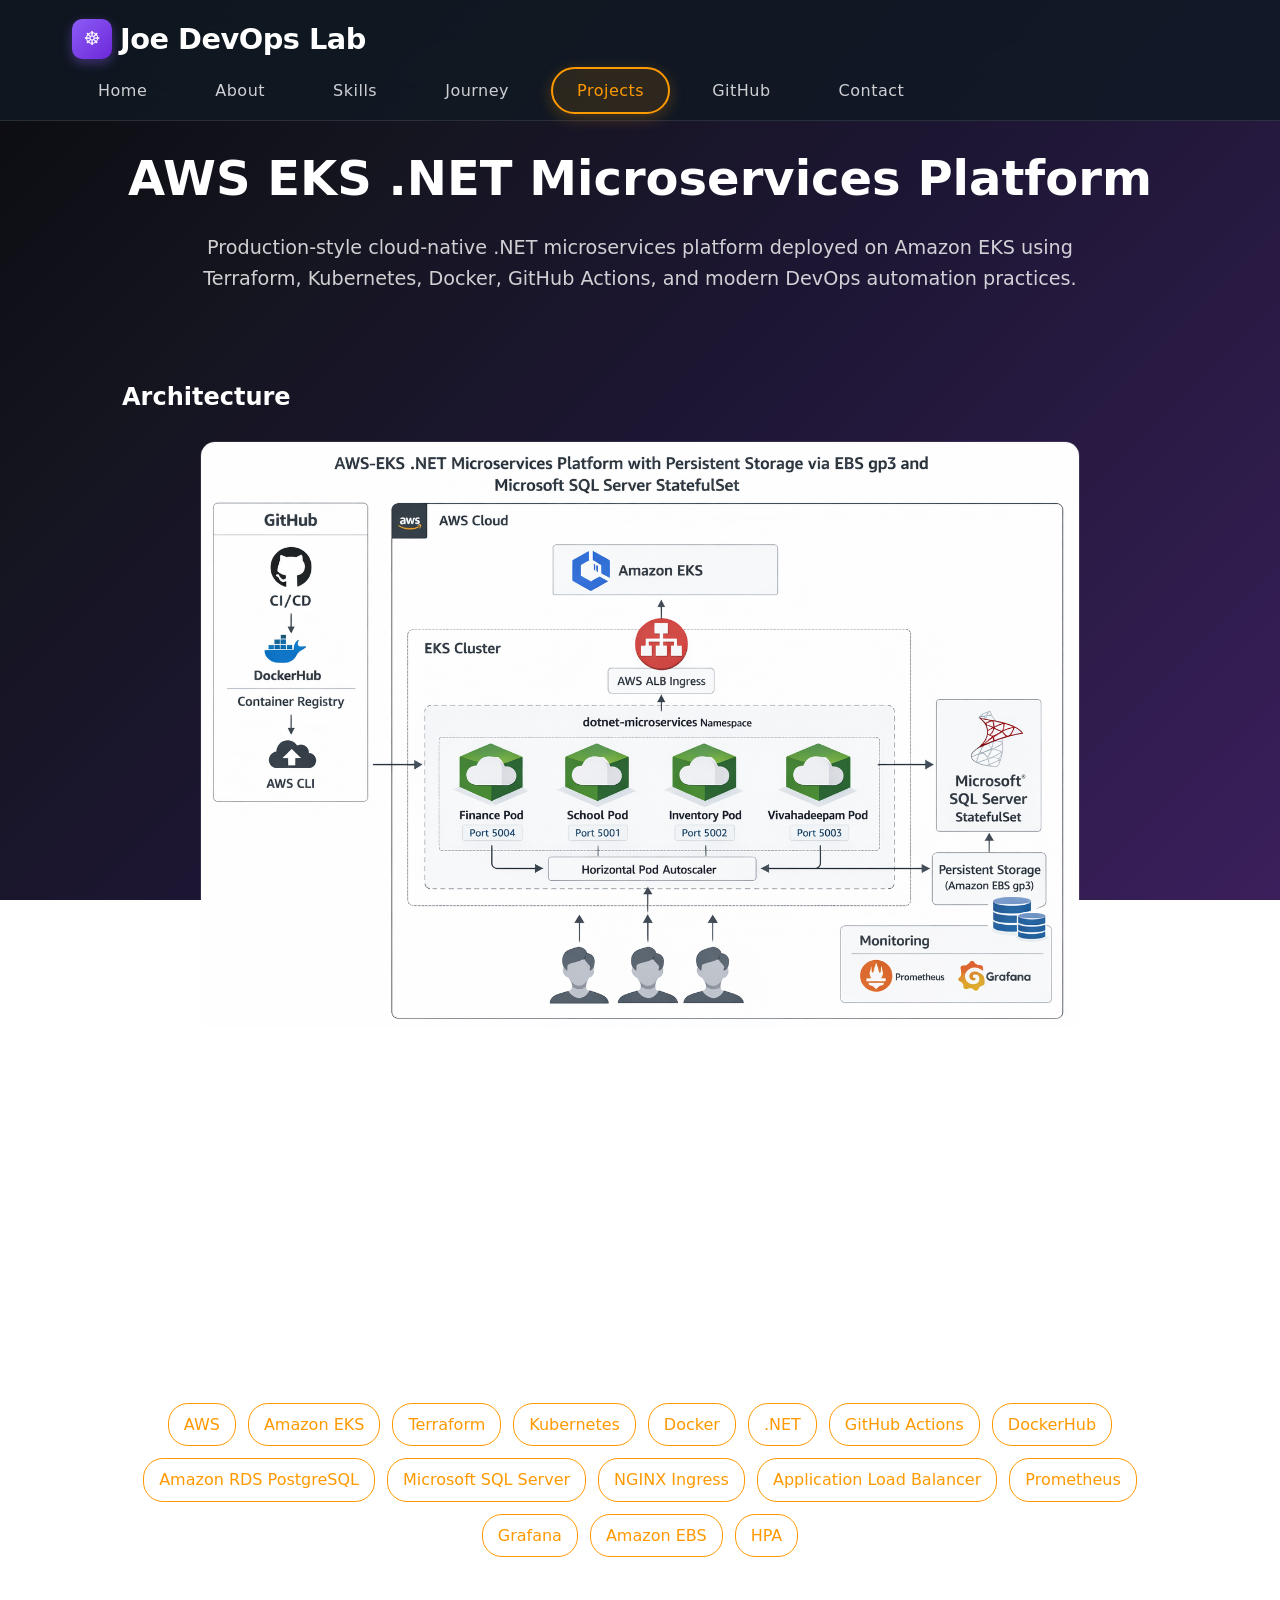
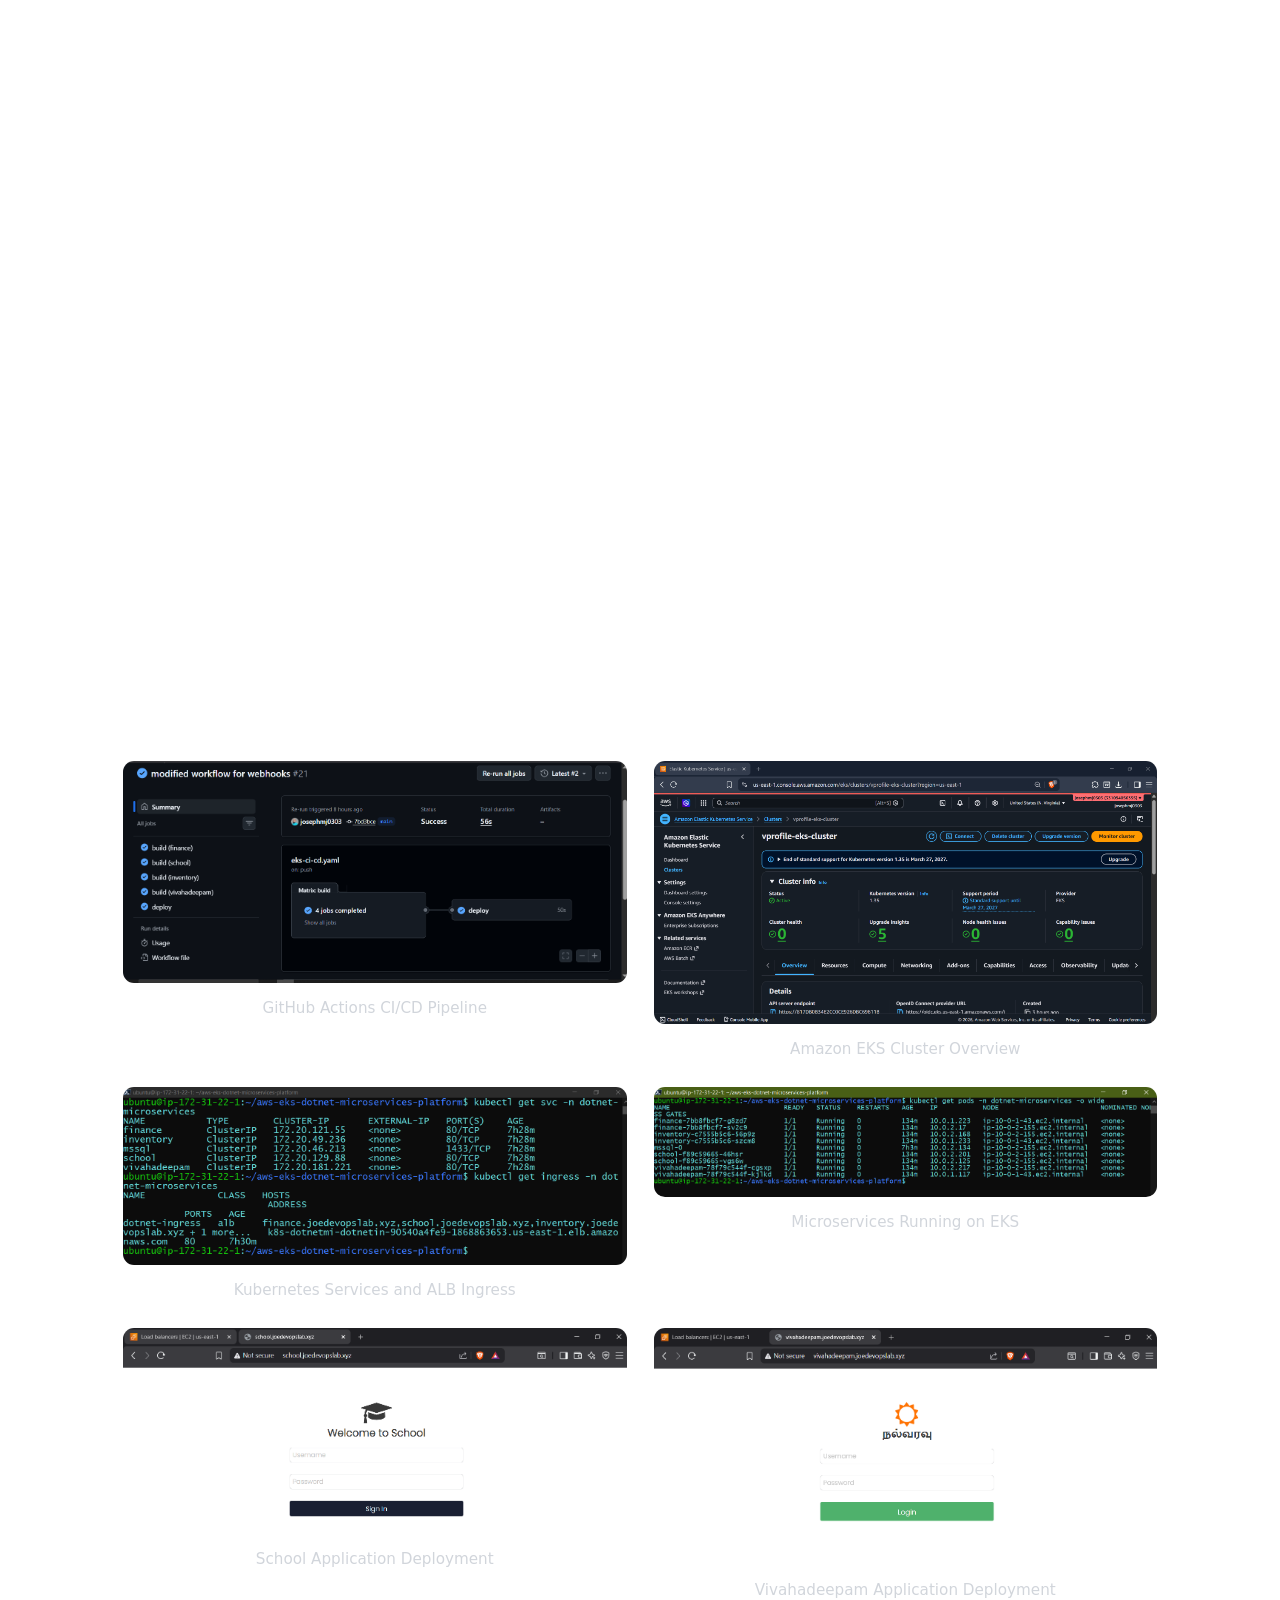
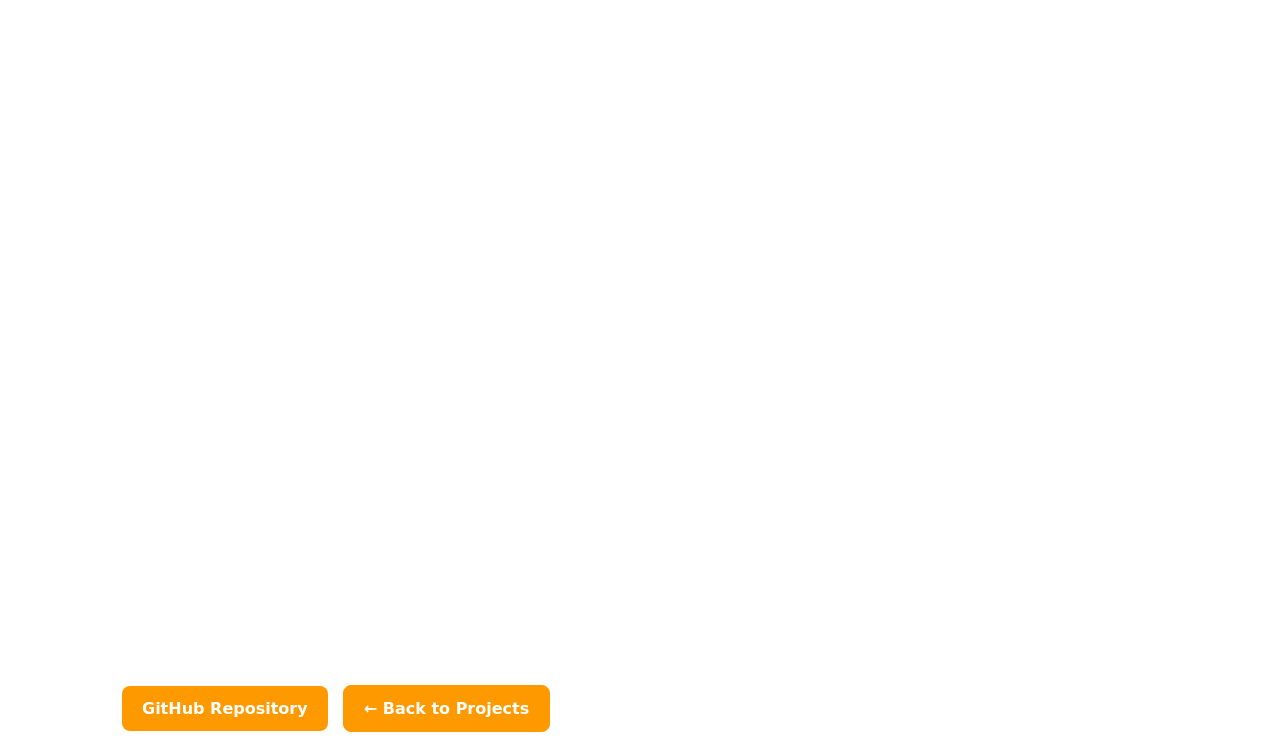
<file: projects/eks-dotnet-platform.html>
<!DOCTYPE html>
<html lang="en">
<head>
    <meta charset="UTF-8">
    <meta name="viewport" content="width=device-width, initial-scale=1.0">
    <title>Projects | Joe DevOps Lab</title>

    <link rel="stylesheet" href="../tooplate-titan-style.css">

    <style>
        .home-btn {
            color: #FF9900;
            text-decoration: none;
            font-weight: 600;
            border: 2px solid #FF9900;
            padding: 10px 20px;
            border-radius: 30px;
            transition: all 0.3s ease;
        }

        .home-btn:hover {
            background: #FF9900;
            color: #ffffff;
        }
        .projects-hero {
            text-align: center;
            padding: 120px 20px 30px;
        }

        .projects-hero h1 {
            font-size: 3rem;
            margin-bottom: 1rem;
        }

        .projects-hero p {
            text-align: left;
            max-width: 1100px;
            margin: auto;
            font-size: 1.5rem;
            color: #cfcfcf;
        }

        .project-section {
            max-width: 1100px;
            text-align: left;
            margin: 0 auto;
            padding: 1.5rem 2rem;
        }

        .project-section ul {
            padding-left: 1.2rem;
            margin-top: 1rem;
        }

        .project-section li {
            margin-bottom: 0.8rem;
            line-height: 1.6;
        }

        .architecture-image {
            width: 85%;
            max-width: 1000px;
            display: block;
            margin: 0 auto;
            border-radius: 15px;
        }

        .btn-primary,
        .btn-secondary {
            display: inline-block;
            padding: 12px 25px;
            border-radius: 10px;
            text-decoration: none;
            margin-right: 10px;
        }

        .stats-row {
            display: flex;
            justify-content: center;
            flex-wrap: wrap;
            gap: 15px;
            margin-top: 30px;
        }

        .stat-badge {
            padding: 10px 20px;
            border: 1px solid #ff9900;
            border-radius: 30px;
            color: #ff9900;
        }

        .projects-container {
            max-width: 1200px;
            margin: auto;
            padding: 40px 20px;
        }

        .project-card {
            background: rgba(255,255,255,0.05);
            border-radius: 15px;
            padding: 30px;
            margin-bottom: 30px;
        }

        .project-card h2 {
            color: #ffffff;
            margin-bottom: 15px;
        }

        .project-card p {
            font-size: 1.2rem;
            line-height: 1.8;
        }

        .project-buttons {
            margin-top: 20px;
        }

        .project-buttons a {
            display: inline-block;
            padding: 10px 20px;
            margin-right: 10px;
            margin-top: 10px;
            text-decoration: none;
            border-radius: 8px;
            background: #ff9900;
            color: white;
            font-weight: bold;
        }

        /* Screenshot section */
        .screenshot-grid {
            display: grid;
            grid-template-columns: repeat(2, 1fr);
            gap: 25px;
            margin-top: 30px;
        }

        .screenshot-item {
            text-align: center;
        }

        .screenshot-item img {
            width: 100%;
            max-width: 100%;
            height: auto;
            border-radius: 12px;
            border: 1px solid rgba(255,255,255,0.1);
            display: block;
        }

        .screenshot-caption {
            margin-top: 12px;
            color: #d1d5db;
            font-size: 0.95rem;
        }

        /* Mobile */
        @media (max-width: 768px) {
            .screenshot-grid {
                grid-template-columns: 1fr;
            }
        }

        .tech-stack {
            text-align: center;
            margin-top: 80px;
        }

        .tech-badges {
            display: flex;
            justify-content: center;
            flex-wrap: wrap;
            gap: 12px;
            margin-top: 20px;
        }

        .tech-badge {
            border: 1px solid #ff9900;
            padding: 8px 15px;
            border-radius: 20px;
            color: #ff9900;
        }

        .github-cta {
            text-align: center;
            margin-top: 80px;
            margin-bottom: 80px;
        }

        .github-cta a {
            display: inline-block;
            margin-top: 20px;
            background: #ff9900;
            color: white;
            padding: 15px 30px;
            border-radius: 10px;
            text-decoration: none;
            font-weight: bold;
        }
    </style>
</head>

<body>

<nav id="navbar">
        <div class="nav-container">
            <a href="../index.html" class="logo">
                <div class="logo-icon">☸</div>
                <div class="logo-text">Joe DevOps Lab</div>
            </a>
            <ul class="nav-links">
                <li><a href="../index.html">Home</a></li>
                <li><a href="../index.html#about">About</a></li>
                <li><a href="../index.html#skills">Skills</a></li>
                <li><a href="../index.html#timeline">Journey</a></li>
                <li><a href="../projects.html" class="active">Projects</a></li>
                <li><a href="../index.html#github">GitHub</a></li>
                <li><a href="../index.html#contact">Contact</a></li>
            </ul>
            <div class="mobile-menu-btn" id="mobileMenuBtn">
                <span></span>
                <span></span>
                <span></span>
            </div>
        </div>
        <div class="mobile-nav" id="mobileNav">
            <ul>
                <li><a href="../index.html">Home</a></li>
                <li><a href="../index.html#about">About</a></li>
                <li><a href="../index.html#skills">Skills</a></li>
                <li><a href="../index.html#timeline">Journey</a></li>
                <li><a href="../projects.html" class="active">Projects</a></li>
                <li><a href="../index.html#github">GitHub</a></li>
                <li><a href="../index.html#contact">Contact</a></li>
            </ul>
        </div>
    </nav>

<section class="project-hero">
    <h1>AWS EKS .NET Microservices Platform</h1>

    <p>
        Production-style cloud-native .NET microservices platform deployed on Amazon EKS using Terraform, Kubernetes, Docker, GitHub Actions, and modern DevOps automation practices.
    </p>
</section>

<section class="project-section">

    <h2>Architecture</h2>

    <img src="../images/aws-eks-dotnet-platform-architecture.png"
         alt="AWS EKS .NET Microservices Architecture"
         class="architecture-image">
</section>

<section class="project-section">

    <h2>Project Overview</h2>

    <p>
        This project demonstrates the design, containerization, deployment,
        and management of a cloud-native .NET microservices platform on
        Amazon Elastic Kubernetes Service (EKS).

        The platform consists of multiple business applications deployed as
        containerized microservices and orchestrated through Kubernetes.
        Infrastructure is provisioned using Terraform, application delivery
        is automated using GitHub Actions, and observability is provided
        through Prometheus and Grafana.

        The project showcases production-grade DevOps practices including
        Infrastructure as Code, CI/CD automation, autoscaling, ingress
        management, persistent storage, monitoring, and cloud-native
        application deployment.
    </p>

</section>

<section class="project-section">

<h2>Technology Stack</h2>

<div class="tech-badges">

        <span class="tech-badge">AWS</span>
        <span class="tech-badge">Amazon EKS</span>
        <span class="tech-badge">Terraform</span>
        <span class="tech-badge">Kubernetes</span>

        <span class="tech-badge">Docker</span>
        <span class="tech-badge">.NET</span>
        <span class="tech-badge">GitHub Actions</span>

        <span class="tech-badge">DockerHub</span>
        <span class="tech-badge">Amazon RDS PostgreSQL</span>
        <span class="tech-badge">Microsoft SQL Server</span>

        <span class="tech-badge">NGINX Ingress</span>
        <span class="tech-badge">Application Load Balancer</span>

        <span class="tech-badge">Prometheus</span>
        <span class="tech-badge">Grafana</span>

        <span class="tech-badge">Amazon EBS</span>
        <span class="tech-badge">HPA</span>

</div>

</section>

<section class="project-section">

<h2>Key Features</h2>
<ul>
    <li>Cloud-native .NET microservices architecture</li>
    <li>Containerized applications using Docker</li>
    <li>Amazon EKS Kubernetes orchestration</li>
    <li>Infrastructure provisioning with Terraform</li>
    <li>Automated CI/CD pipelines using GitHub Actions</li>
    <li>Docker image build and deployment automation</li>
    <li>Application deployment through Kubernetes Deployments</li>
    <li>Traffic routing using NGINX and ALB Ingress</li>
    <li>Horizontal Pod Autoscaler (HPA) for application scaling</li>
    <li>Persistent storage using Amazon EBS gp3 volumes</li>
    <li>Microsoft SQL Server StatefulSet deployment</li>
    <li>Amazon RDS PostgreSQL integration</li>
    <li>Monitoring and observability with Prometheus and Grafana</li>
    <li>Secure Kubernetes ConfigMaps and Secrets management</li>
    <li>Production-style multi-service repository structure</li>    
</ul>

</section>

<section class="project-section">

    <h2>Screenshots</h2>

<div class="screenshot-grid">

    <div class="screenshot-item">
        <img src="../images/project-images/ci-cd-workflow.png" alt="">
        <p class="screenshot-caption">GitHub Actions CI/CD Pipeline</p>
    </div>

    <div class="screenshot-item">
        <img src="../images/project-images/eks-cluster.png" alt="">
        <p class="screenshot-caption">Amazon EKS Cluster Overview</p>
    </div>

    <div class="screenshot-item">
        <img src="../images/project-images/k8s-ingress.png" alt="">
        <p class="screenshot-caption">Kubernetes Services and ALB Ingress</p>
    </div>

    <div class="screenshot-item">
        <img src="../images/project-images/k8s-pods.png" alt="">
        <p class="screenshot-caption">Microservices Running on EKS</p>
    </div>

    <div class="screenshot-item">
        <img src="../images/project-images/school-app.png" alt="">
        <p class="screenshot-caption">School Application Deployment</p>
    </div>

    <div class="screenshot-item">
        <img src="../images/project-images/vivahadeepam-app.png" alt="">
        <p class="screenshot-caption">Vivahadeepam Application Deployment</p>
    </div>

</div>

</section>

<section class="project-section">

    <h2>DevOps Highlights</h2>
    <ul>
        <li>Designed and implemented Amazon EKS infrastructure using Terraform</li>
        <li>Automated build and deployment workflows using GitHub Actions</li>
        <li>Containerized multiple .NET applications with Docker</li>
        <li>Configured Kubernetes ingress and service networking</li>
        <li>Implemented autoscaling and high-availability deployment patterns</li>
        <li>Deployed monitoring stack with Prometheus and Grafana</li>
        <li>Managed persistent storage and database workloads on Kubernetes</li>
        <li>Applied production-grade cloud-native deployment practices</li>  
    </ul>

</section>

<section class="project-section">

    <h2>Project Outcome</h2>

    <p>
        This project demonstrates end-to-end cloud-native application delivery on AWS,
        covering infrastructure automation, container orchestration, CI/CD pipelines,
        monitoring, autoscaling, and production-ready Kubernetes operations. It
        showcases practical experience building and operating scalable microservices
        platforms using modern DevOps and platform engineering practices.
    </p>

</section>

<section class="project-section project-buttons">
    
<a href="https://github.com/josephmj0303/aws-eks-dotnet-microservices-platform"
   target="_blank"
   class="btn-primary">

   GitHub Repository

</a>

<a href="../projects.html"
   class="btn-secondary">

   ← Back to Projects

</a>

</section>

</body>
</html>
</file>
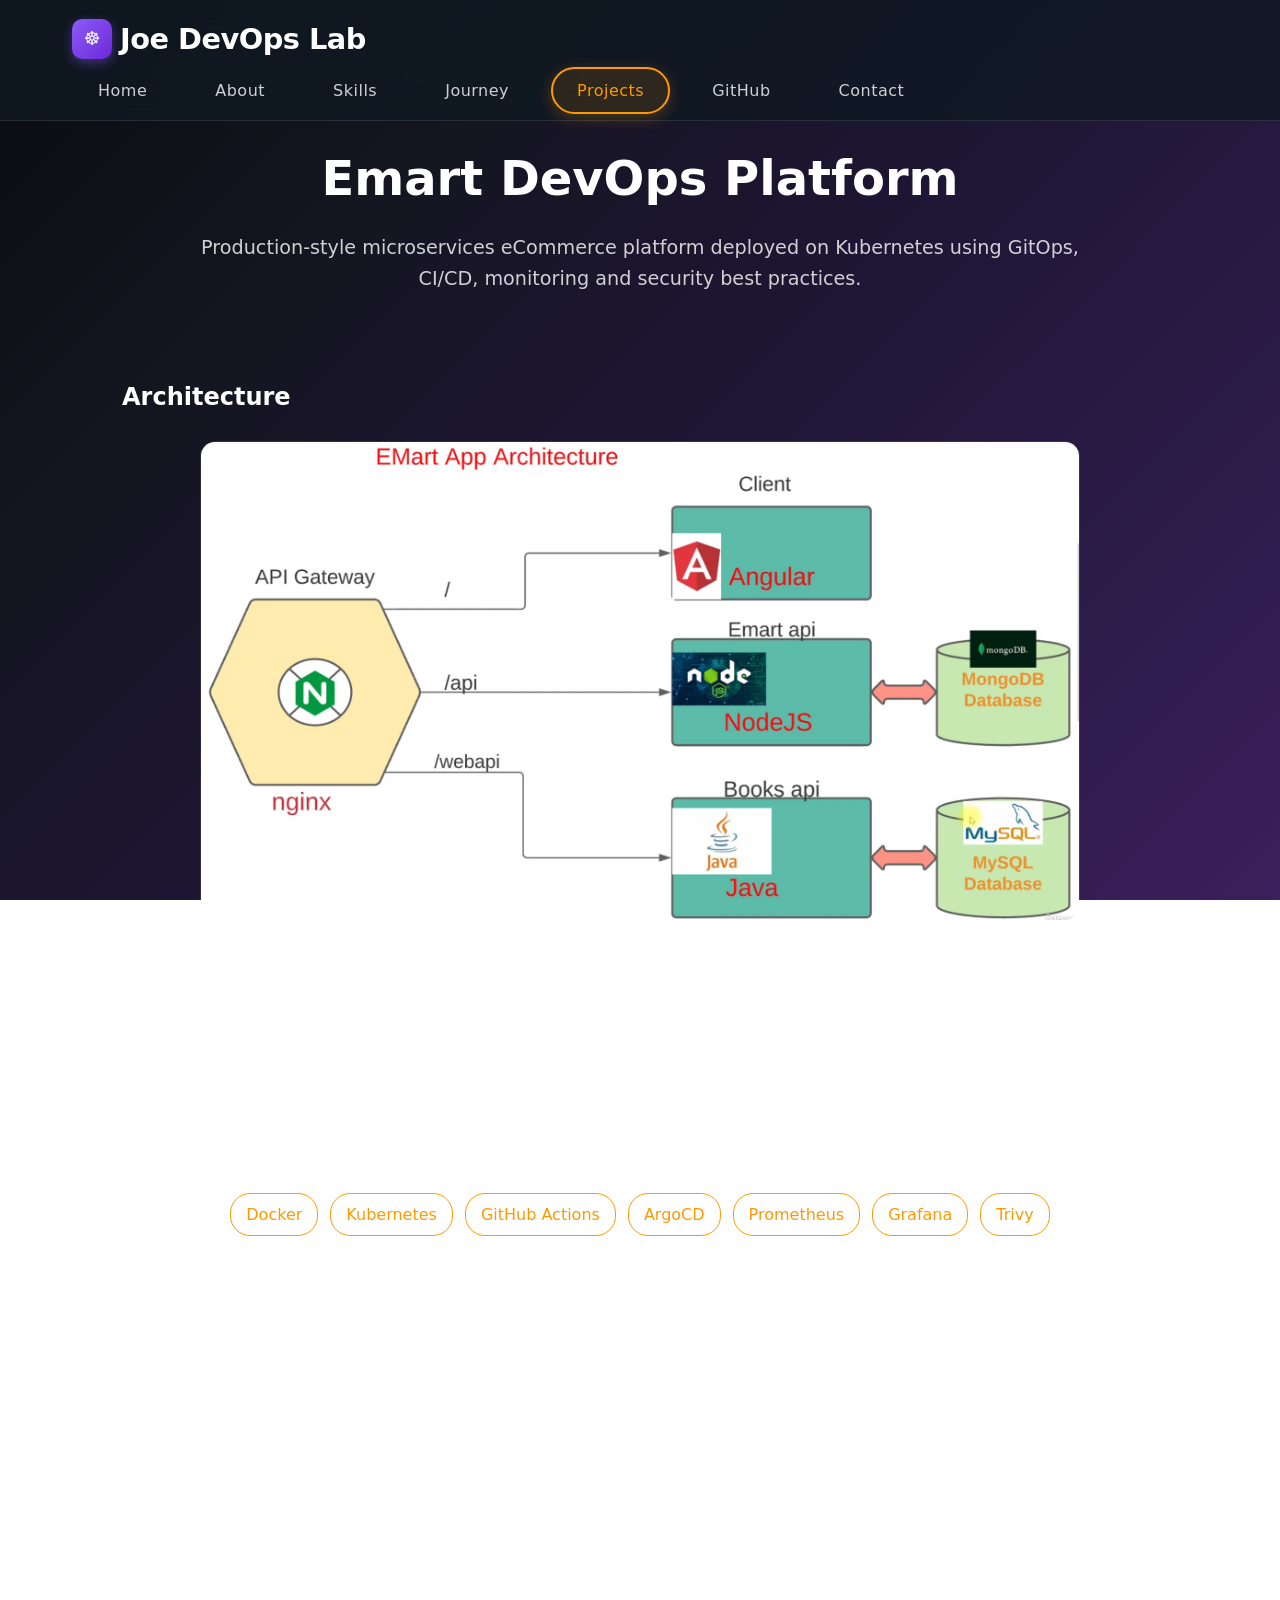
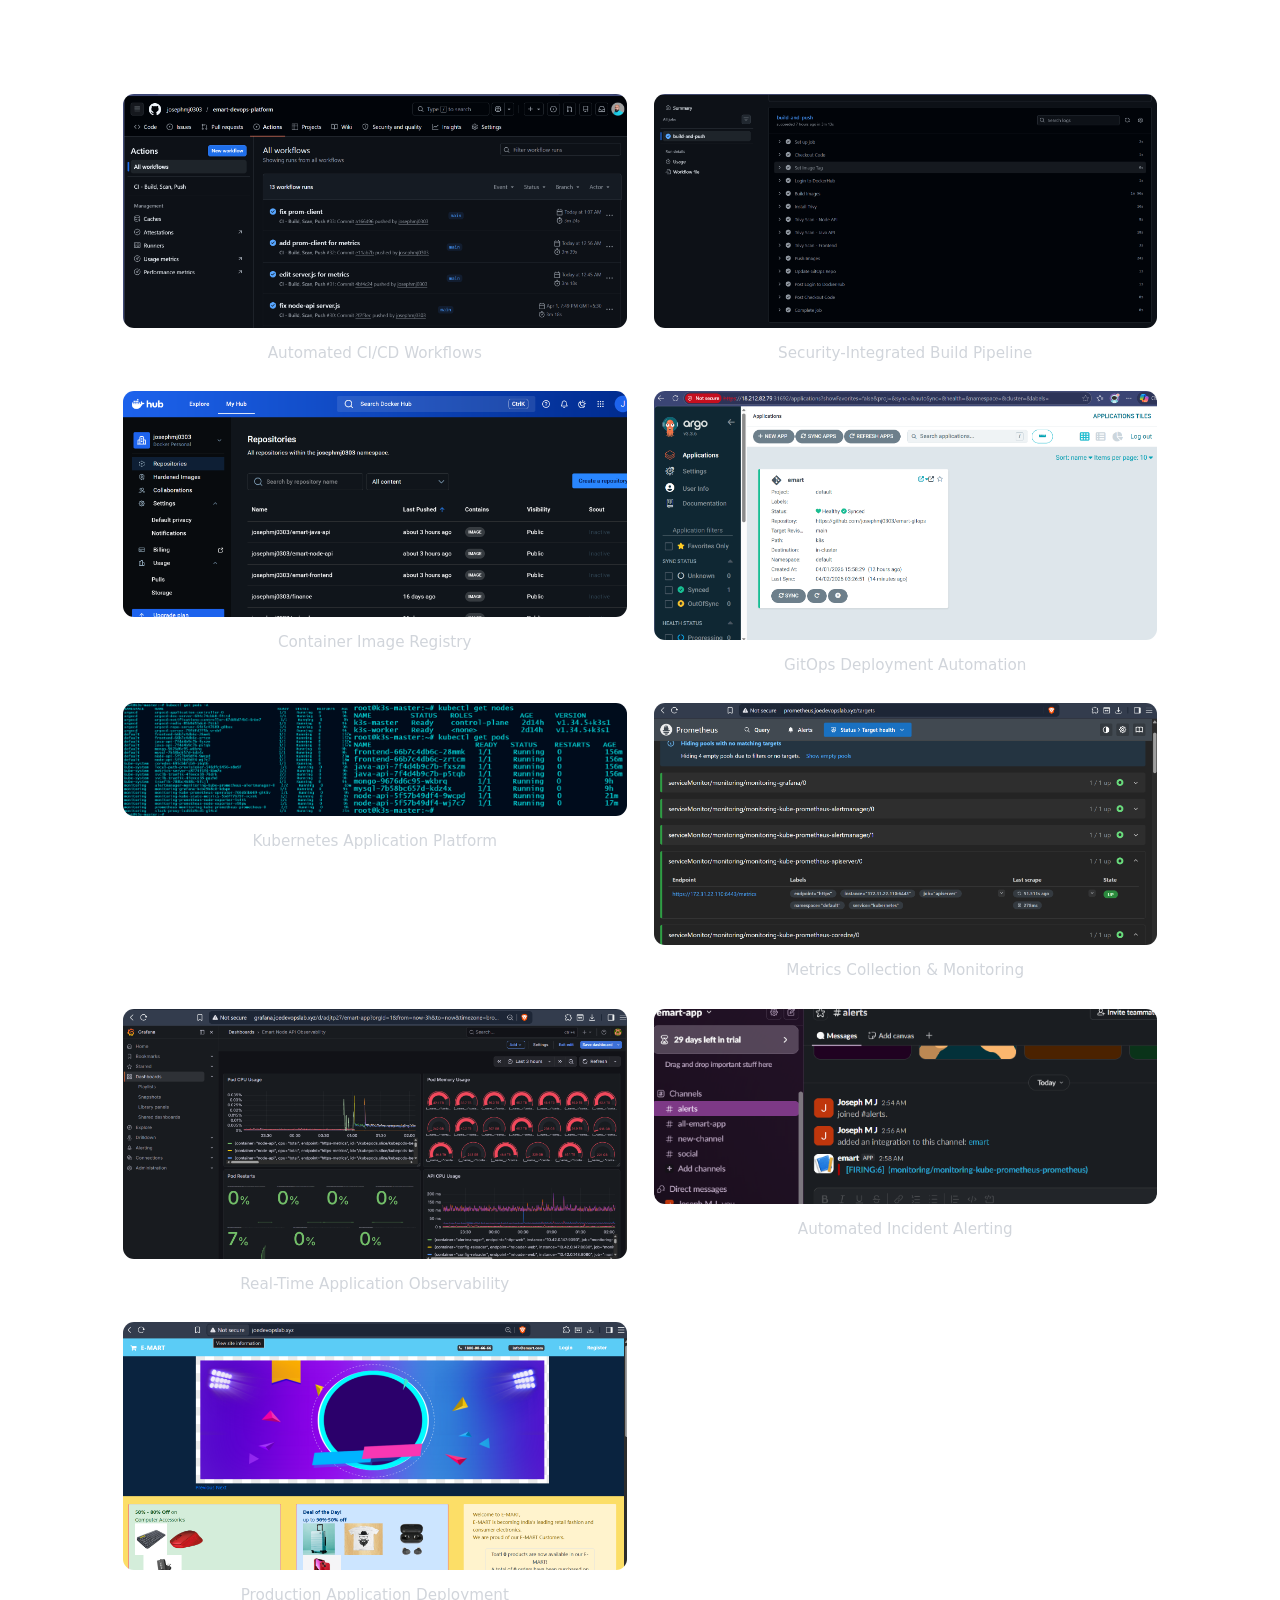
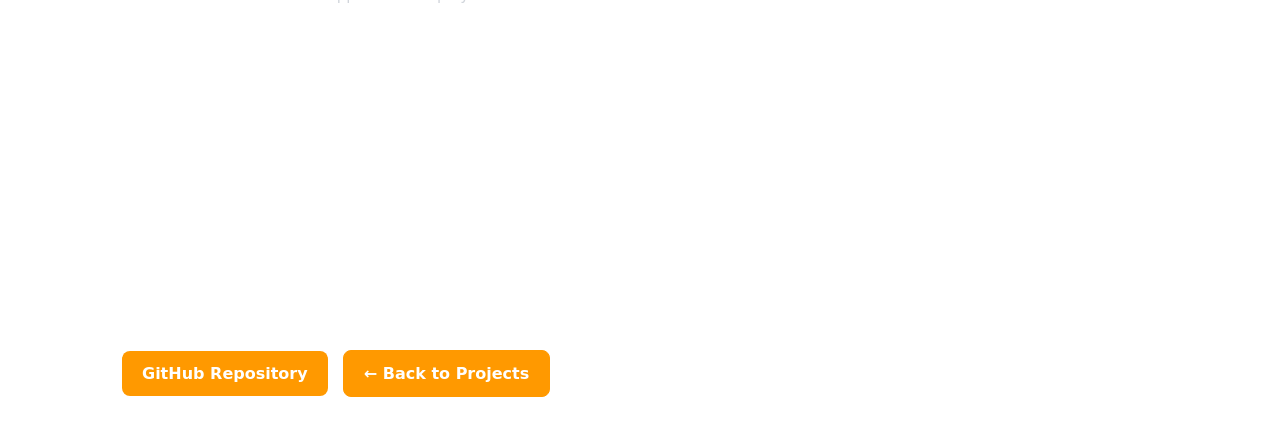
<file: projects/emart-devops-platform.html>
<!DOCTYPE html>
<html lang="en">
<head>
    <meta charset="UTF-8">
    <meta name="viewport" content="width=device-width, initial-scale=1.0">
    <title>Projects | Joe DevOps Lab</title>

    <link rel="stylesheet" href="../tooplate-titan-style.css">

    <style>
        .home-btn {
            color: #FF9900;
            text-decoration: none;
            font-weight: 600;
            border: 2px solid #FF9900;
            padding: 10px 20px;
            border-radius: 30px;
            transition: all 0.3s ease;
        }

        .home-btn:hover {
            background: #FF9900;
            color: #ffffff;
        }
        .projects-hero {
            text-align: center;
            padding: 120px 20px 30px;
        }

        .projects-hero h1 {
            font-size: 3rem;
            margin-bottom: 1rem;
        }

        .projects-hero p {
            text-align: left;
            max-width: 1100px;
            margin: auto;
            font-size: 1.5rem;
            color: #cfcfcf;
        }

        .project-section {
            max-width: 1100px;
            text-align: left;
            margin: 0 auto;
            padding: 1.5rem 2rem;
        }

        .project-section ul {
            padding-left: 1.2rem;
            margin-top: 1rem;
        }

        .project-section li {
            margin-bottom: 0.8rem;
            line-height: 1.6;
        }

        .architecture-image {
            width: 85%;
            max-width: 1000px;
            display: block;
            margin: 0 auto;
            border-radius: 15px;
        }

        .btn-primary,
        .btn-secondary {
            display: inline-block;
            padding: 12px 25px;
            border-radius: 10px;
            text-decoration: none;
            margin-right: 10px;
        }

        .stats-row {
            display: flex;
            justify-content: center;
            flex-wrap: wrap;
            gap: 15px;
            margin-top: 30px;
        }

        .stat-badge {
            padding: 10px 20px;
            border: 1px solid #ff9900;
            border-radius: 30px;
            color: #ff9900;
        }

        .projects-container {
            max-width: 1200px;
            margin: auto;
            padding: 40px 20px;
        }

        .project-card {
            background: rgba(255,255,255,0.05);
            border-radius: 15px;
            padding: 30px;
            margin-bottom: 30px;
        }

        .project-card h2 {
            color: #ffffff;
            margin-bottom: 15px;
        }

        .project-card p {
            font-size: 1.2rem;
            line-height: 1.8;
        }

        .project-buttons {
            margin-top: 20px;
        }

        .project-buttons a {
            display: inline-block;
            padding: 10px 20px;
            margin-right: 10px;
            margin-top: 10px;
            text-decoration: none;
            border-radius: 8px;
            background: #ff9900;
            color: white;
            font-weight: bold;
        }

        .tech-stack {
            text-align: center;
            margin-top: 80px;
        }

        .tech-badges {
            display: flex;
            justify-content: center;
            flex-wrap: wrap;
            gap: 12px;
            margin-top: 20px;
        }

        .tech-badge {
            border: 1px solid #ff9900;
            padding: 8px 15px;
            border-radius: 20px;
            color: #ff9900;
        }

        .github-cta {
            text-align: center;
            margin-top: 80px;
            margin-bottom: 80px;
        }

        .github-cta a {
            display: inline-block;
            margin-top: 20px;
            background: #ff9900;
            color: white;
            padding: 15px 30px;
            border-radius: 10px;
            text-decoration: none;
            font-weight: bold;
        }

        /* Screenshot section */
        .screenshot-grid {
            display: grid;
            grid-template-columns: repeat(2, 1fr);
            gap: 25px;
            margin-top: 30px;
        }

        .screenshot-item {
            text-align: center;
        }

        .screenshot-item img {
            width: 100%;
            max-width: 100%;
            height: auto;
            border-radius: 12px;
            border: 1px solid rgba(255,255,255,0.1);
            display: block;
        }

        .screenshot-caption {
            margin-top: 12px;
            color: #d1d5db;
            font-size: 0.95rem;
        }

        /* Mobile */
        @media (max-width: 768px) {
            .screenshot-grid {
                grid-template-columns: 1fr;
            }
        }

    </style>
</head>

<body>

<nav id="navbar">
        <div class="nav-container">
            <a href="../index.html" class="logo">
                <div class="logo-icon">☸</div>
                <div class="logo-text">Joe DevOps Lab</div>
            </a>
            <ul class="nav-links">
                <li><a href="../index.html">Home</a></li>
                <li><a href="../index.html#about">About</a></li>
                <li><a href="../index.html#skills">Skills</a></li>
                <li><a href="../index.html#timeline">Journey</a></li>
                <li><a href="../projects.html" class="active">Projects</a></li>
                <li><a href="../index.html#github">GitHub</a></li>
                <li><a href="../index.html#contact">Contact</a></li>
            </ul>
            <div class="mobile-menu-btn" id="mobileMenuBtn">
                <span></span>
                <span></span>
                <span></span>
            </div>
        </div>
        <div class="mobile-nav" id="mobileNav">
            <ul>
                <li><a href="../index.html">Home</a></li>
                <li><a href="../index.html#about">About</a></li>
                <li><a href="../index.html#skills">Skills</a></li>
                <li><a href="../index.html#timeline">Journey</a></li>
                <li><a href="../projects.html" class="active">Projects</a></li>
                <li><a href="../index.html#github">GitHub</a></li>
                <li><a href="../index.html#contact">Contact</a></li>
            </ul>
        </div>
    </nav>

<section class="project-hero">
    <h1>Emart DevOps Platform</h1>

    <p>
        Production-style microservices eCommerce platform deployed on Kubernetes using GitOps, CI/CD, monitoring and security best practices.
    </p>
</section>

<section class="project-section">

    <h2>Architecture</h2>

    <img src="../images/emartapp-architecture.png"
         alt="Emart Architecture"
         class="architecture-image">

</section>

<section class="project-section">

    <h2>Project Overview</h2>

    <p>
        This project demonstrates an end-to-end DevOps implementation
        of a microservices-based eCommerce application using Docker,
        Kubernetes, GitHub Actions, ArgoCD, Prometheus, Grafana and Trivy.
    </p>

</section>

<section class="project-section">

<h2>Technology Stack</h2>

<div class="tech-badges">

<span class="tech-badge">Docker</span>
<span class="tech-badge">Kubernetes</span>
<span class="tech-badge">GitHub Actions</span>
<span class="tech-badge">ArgoCD</span>
<span class="tech-badge">Prometheus</span>
<span class="tech-badge">Grafana</span>
<span class="tech-badge">Trivy</span>

</div>

</section>

<section class="project-section">

<h2>Key Features</h2>
<ul>
<li>Microservices Architecture</li>
<li>Containerized Deployment</li>
<li>GitOps Workflow</li>
<li>Automated CI/CD</li>
<li>Monitoring & Alerting</li>
<li>Security Scanning</li>
</ul>

</section>

<section class="project-section">
    <h2>Screenshots</h2>

<div class="screenshot-grid">

    <div class="screenshot-item">
        <img src="../images/project-images/all-workflows.png" alt="">
        <p class="screenshot-caption">Automated CI/CD Workflows</p>
    </div>

    <div class="screenshot-item">
        <img src="../images/project-images/ci-pipeline.png" alt="">
        <p class="screenshot-caption">Security-Integrated Build Pipeline</p>
    </div>

    <div class="screenshot-item">
        <img src="../images/project-images/dockerhub-images.png" alt="">
        <p class="screenshot-caption">Container Image Registry</p>
    </div>

    <div class="screenshot-item">
        <img src="../images/project-images/argocd.png" alt="">
        <p class="screenshot-caption">GitOps Deployment Automation</p>
    </div>

    <div class="screenshot-item">
        <img src="../images/project-images/k8s-cluster.png" alt="">
        <p class="screenshot-caption">Kubernetes Application Platform</p>
    </div>

    <div class="screenshot-item">
        <img src="../images/project-images/prometheus.png" alt="">
        <p class="screenshot-caption">Metrics Collection & Monitoring</p>
    </div>

    <div class="screenshot-item">
        <img src="../images/project-images/grafana.png" alt="">
        <p class="screenshot-caption">Real-Time Application Observability</p>
    </div>

    <div class="screenshot-item">
        <img src="../images/project-images/alerts.png" alt="">
        <p class="screenshot-caption">Automated Incident Alerting</p>
    </div>

    <div class="screenshot-item">
        <img src="../images/project-images/app-ui.png" alt="">
        <p class="screenshot-caption">Production Application Deployment</p>
    </div>

</div>
</section>

<section class="project-section">

<h2>Key Challenges & Learnings</h2>

<ul>
    <li>Implemented GitOps deployment workflows using ArgoCD.</li>
    <li>Integrated security scanning using Trivy.</li>
    <li>Configured monitoring with Prometheus and Grafana.</li>
    <li>Designed Kubernetes deployment manifests for multiple services.</li>
</ul>

</section>

<section class="project-section project-buttons">

<a href="https://github.com/josephmj0303/emart-devops-platform"
   target="_blank"
   class="btn-primary">

   GitHub Repository

</a>

<a href="../projects.html"
   class="btn-secondary">

   ← Back to Projects

</a>

</section>

</body>
</html>
</file>
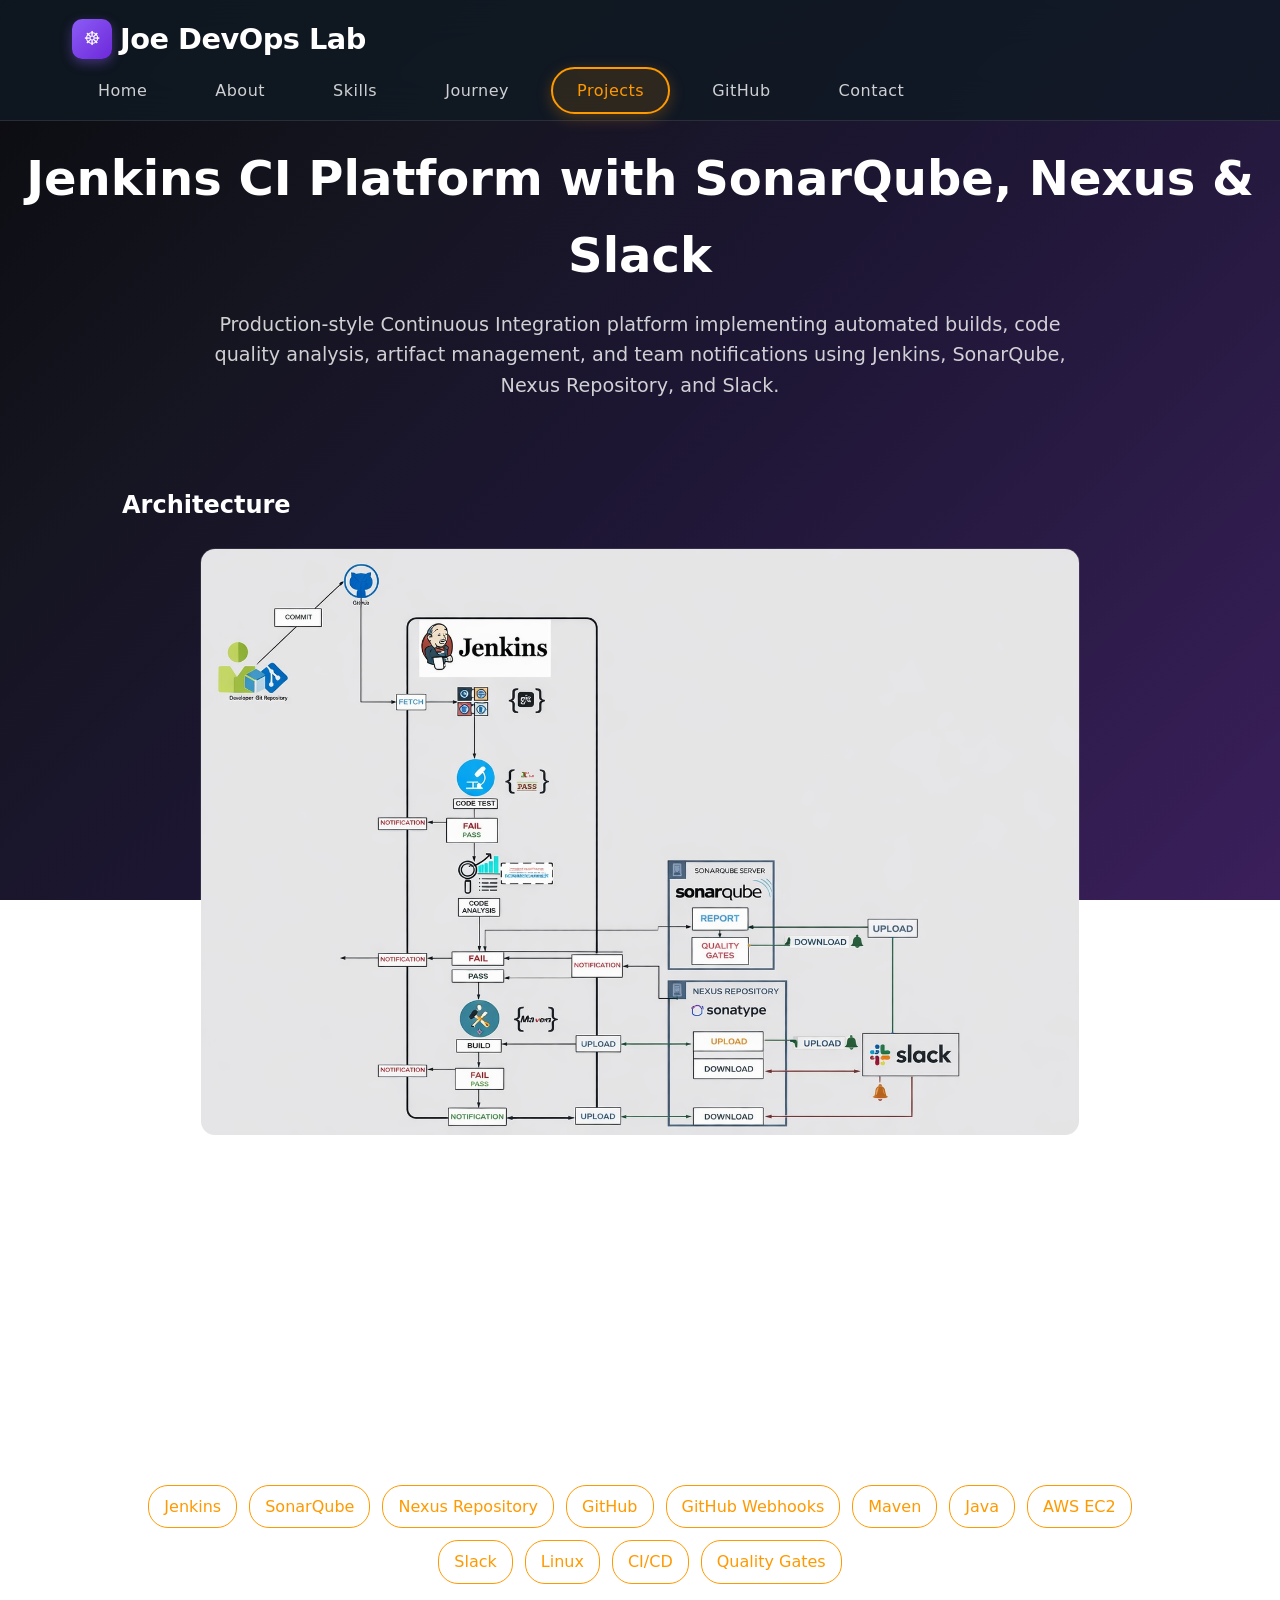
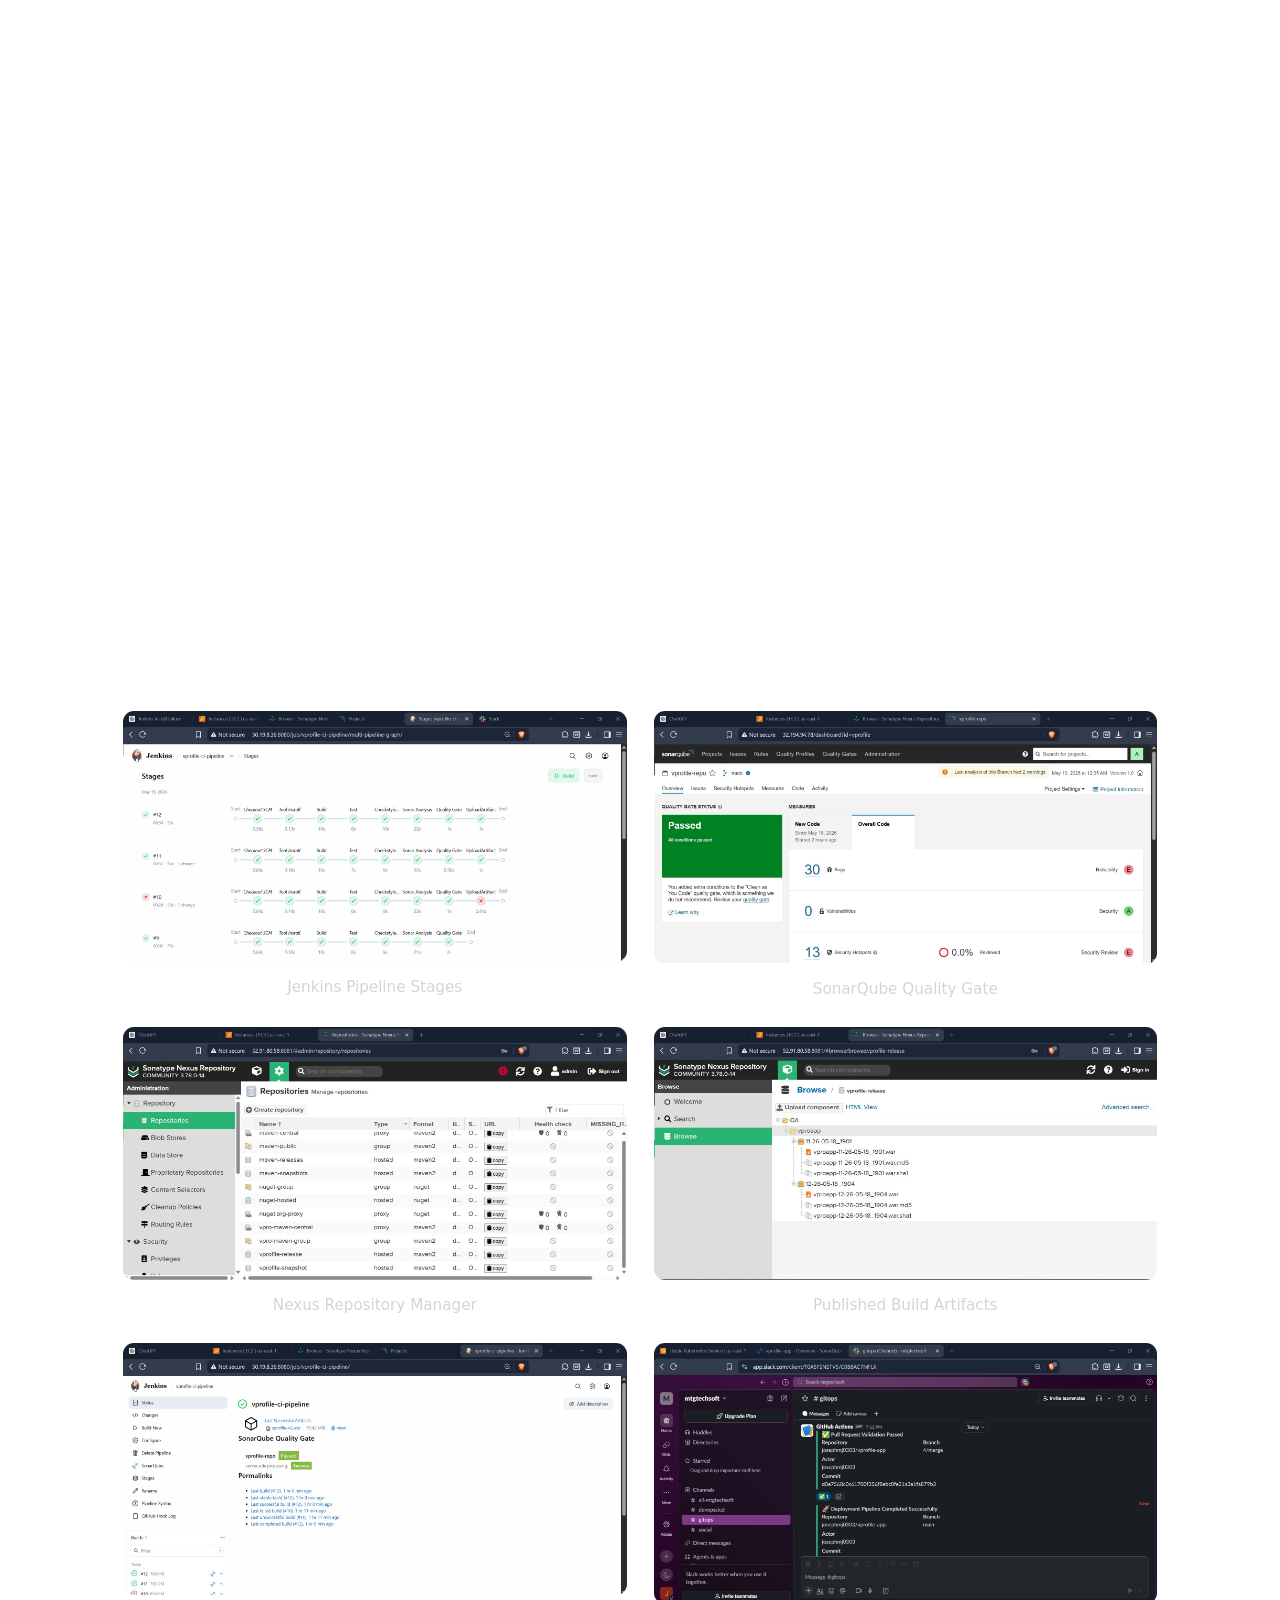
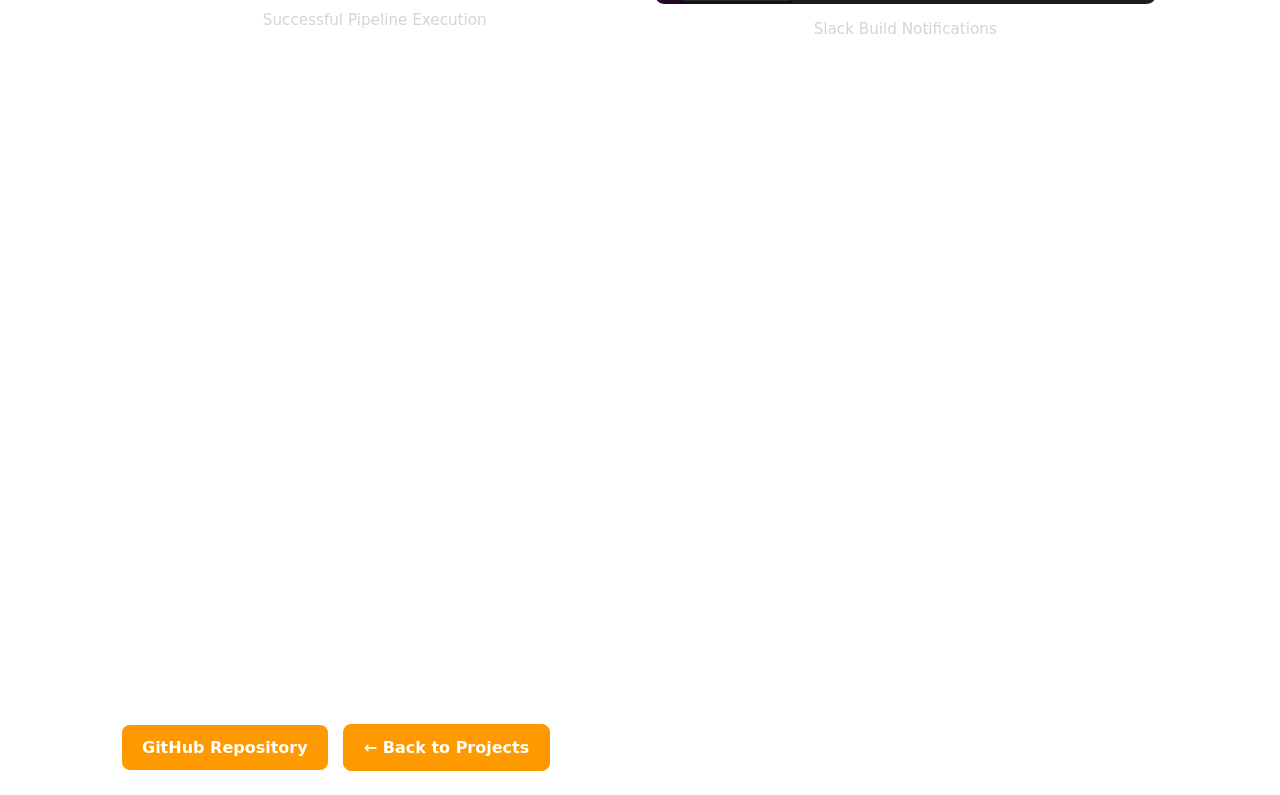
<file: projects/jenkins-sonarqube-nexus.html>
<!DOCTYPE html>
<html lang="en">
<head>
    <meta charset="UTF-8">
    <meta name="viewport" content="width=device-width, initial-scale=1.0">
    <title>Projects | Joe DevOps Lab</title>

    <link rel="stylesheet" href="../tooplate-titan-style.css">

    <style>
        .home-btn {
            color: #FF9900;
            text-decoration: none;
            font-weight: 600;
            border: 2px solid #FF9900;
            padding: 10px 20px;
            border-radius: 30px;
            transition: all 0.3s ease;
        }

        .home-btn:hover {
            background: #FF9900;
            color: #ffffff;
        }
        .projects-hero {
            text-align: center;
            padding: 120px 20px 30px;
        }

        .projects-hero h1 {
            font-size: 3rem;
            margin-bottom: 1rem;
        }

        .projects-hero p {
            text-align: left;
            max-width: 1100px;
            margin: auto;
            font-size: 1.5rem;
            color: #cfcfcf;
        }

        .project-section {
            max-width: 1100px;
            text-align: left;
            margin: 0 auto;
            padding: 1.5rem 2rem;
        }

        .project-section ul {
            padding-left: 1.2rem;
            margin-top: 1rem;
        }

        .project-section li {
            margin-bottom: 0.8rem;
            line-height: 1.6;
        }

        .architecture-image {
            width: 85%;
            max-width: 1000px;
            display: block;
            margin: 0 auto;
            border-radius: 15px;
        }

        .btn-primary,
        .btn-secondary {
            display: inline-block;
            padding: 12px 25px;
            border-radius: 10px;
            text-decoration: none;
            margin-right: 10px;
        }

        .stats-row {
            display: flex;
            justify-content: center;
            flex-wrap: wrap;
            gap: 15px;
            margin-top: 30px;
        }

        .stat-badge {
            padding: 10px 20px;
            border: 1px solid #ff9900;
            border-radius: 30px;
            color: #ff9900;
        }

        .projects-container {
            max-width: 1200px;
            margin: auto;
            padding: 40px 20px;
        }

        .project-card {
            background: rgba(255,255,255,0.05);
            border-radius: 15px;
            padding: 30px;
            margin-bottom: 30px;
        }

        .project-card h2 {
            color: #ffffff;
            margin-bottom: 15px;
        }

        .project-card p {
            font-size: 1.2rem;
            line-height: 1.8;
        }

        .project-buttons {
            margin-top: 20px;
        }

        .project-buttons a {
            display: inline-block;
            padding: 10px 20px;
            margin-right: 10px;
            margin-top: 10px;
            text-decoration: none;
            border-radius: 8px;
            background: #ff9900;
            color: white;
            font-weight: bold;
        }

        .tech-stack {
            text-align: center;
            margin-top: 80px;
        }

        .tech-badges {
            display: flex;
            justify-content: center;
            flex-wrap: wrap;
            gap: 12px;
            margin-top: 20px;
        }

        .tech-badge {
            border: 1px solid #ff9900;
            padding: 8px 15px;
            border-radius: 20px;
            color: #ff9900;
        }

        .github-cta {
            text-align: center;
            margin-top: 80px;
            margin-bottom: 80px;
        }

        .github-cta a {
            display: inline-block;
            margin-top: 20px;
            background: #ff9900;
            color: white;
            padding: 15px 30px;
            border-radius: 10px;
            text-decoration: none;
            font-weight: bold;
        }

        /* Screenshot section */
        .screenshot-grid {
            display: grid;
            grid-template-columns: repeat(2, 1fr);
            gap: 25px;
            margin-top: 30px;
        }

        .screenshot-item {
            text-align: center;
        }

        .screenshot-item img {
            width: 100%;
            max-width: 100%;
            height: auto;
            border-radius: 12px;
            border: 1px solid rgba(255,255,255,0.1);
            display: block;
        }

        .screenshot-caption {
            margin-top: 12px;
            color: #d1d5db;
            font-size: 0.95rem;
        }

        /* Mobile */
        @media (max-width: 768px) {
            .screenshot-grid {
                grid-template-columns: 1fr;
            }
        }
        
    </style>
</head>

<body>

<nav id="navbar">
        <div class="nav-container">
            <a href="../index.html" class="logo">
                <div class="logo-icon">☸</div>
                <div class="logo-text">Joe DevOps Lab</div>
            </a>
            <ul class="nav-links">
                <li><a href="../index.html">Home</a></li>
                <li><a href="../index.html#about">About</a></li>
                <li><a href="../index.html#skills">Skills</a></li>
                <li><a href="../index.html#timeline">Journey</a></li>
                <li><a href="../projects.html" class="active">Projects</a></li>
                <li><a href="../index.html#github">GitHub</a></li>
                <li><a href="../index.html#contact">Contact</a></li>
            </ul>
            <div class="mobile-menu-btn" id="mobileMenuBtn">
                <span></span>
                <span></span>
                <span></span>
            </div>
        </div>
        <div class="mobile-nav" id="mobileNav">
            <ul>
                <li><a href="../index.html">Home</a></li>
                <li><a href="../index.html#about">About</a></li>
                <li><a href="../index.html#skills">Skills</a></li>
                <li><a href="../index.html#timeline">Journey</a></li>
                <li><a href="../projects.html" class="active">Projects</a></li>
                <li><a href="../index.html#github">GitHub</a></li>
                <li><a href="../index.html#contact">Contact</a></li>
            </ul>
        </div>
    </nav>

<section class="project-hero">
    <h1>Jenkins CI Platform with SonarQube, Nexus & Slack</h1>

    <p>
        Production-style Continuous Integration platform implementing automated builds, code quality analysis, artifact management, and team notifications using Jenkins, SonarQube, Nexus Repository, and Slack.
    </p>
</section>

<section class="project-section">

    <h2>Architecture</h2>

    <img src="../images/jenkins-ci-architecture.png"
         alt="Jenkins CI Platform Architecture"
         class="architecture-image">
</section>

<section class="project-section">

    <h2>Project Overview</h2>

    <p>
        This project demonstrates a complete enterprise-style Continuous
        Integration (CI) pipeline built using Jenkins, SonarQube, Nexus
        Repository, Maven, GitHub Webhooks, and Slack Notifications.

        The platform automates the software delivery workflow from source
        code commit through build validation, static code analysis,
        artifact packaging, repository storage, and team notifications.

        The solution simulates real-world DevOps practices used by
        enterprise engineering teams to improve software quality,
        automate build processes, enforce quality gates, and maintain
        artifact traceability across application releases.
    </p>

</section>

<section class="project-section">

<h2>Technology Stack</h2>

<div class="tech-badges">

        <span class="tech-badge">Jenkins</span>
        <span class="tech-badge">SonarQube</span>
        <span class="tech-badge">Nexus Repository</span>

        <span class="tech-badge">GitHub</span>
        <span class="tech-badge">GitHub Webhooks</span>
        <span class="tech-badge">Maven</span>

        <span class="tech-badge">Java</span>
        <span class="tech-badge">AWS EC2</span>

        <span class="tech-badge">Slack</span>
        <span class="tech-badge">Linux</span>

        <span class="tech-badge">CI/CD</span>
        <span class="tech-badge">Quality Gates</span>

</div>

</section>

<section class="project-section">

<h2>Key Features</h2>
<ul>
    <li>Automated Continuous Integration pipeline using Jenkins</li>
    <li>GitHub webhook-triggered build automation</li>
    <li>Maven-based application build and dependency management</li>
    <li>Automated unit testing and validation</li>
    <li>Checkstyle integration for coding standards enforcement</li>
    <li>Static code analysis using SonarQube</li>
    <li>Quality Gate validation before artifact promotion</li>
    <li>Automated artifact packaging and versioning</li>
    <li>Artifact storage and management using Nexus Repository</li>
    <li>Slack notifications for build and pipeline events</li>
    <li>Dedicated AWS EC2 infrastructure for CI components</li>
    <li>Centralized code quality and artifact lifecycle management</li>
    <li>Enterprise-style software delivery workflow automation</li>    
</ul>

</section>

<section class="project-section">
    <h2>Screenshots</h2>

<div class="screenshot-grid">

    <div class="screenshot-item">
        <img src="../images/project-images/pipeline-stages.jpg" alt="">
        <p class="screenshot-caption">Jenkins Pipeline Stages</p>
    </div>

    <div class="screenshot-item">
        <img src="../images/project-images/sonarqube-status.jpg" alt="">
        <p class="screenshot-caption">SonarQube Quality Gate</p>
    </div>

    <div class="screenshot-item">
        <img src="../images/project-images/nexus-home.jpg" alt="">
        <p class="screenshot-caption">Nexus Repository Manager</p>
    </div>

    <div class="screenshot-item">
        <img src="../images/project-images/nexus-repo.jpg" alt="">
        <p class="screenshot-caption">Published Build Artifacts</p>
    </div>

    <div class="screenshot-item">
        <img src="../images/project-images/pipeline-success.jpg" alt="">
        <p class="screenshot-caption">Successful Pipeline Execution</p>
    </div>

    <div class="screenshot-item">
        <img src="../images/project-images/slack-notification.png" alt="">
        <p class="screenshot-caption">Slack Build Notifications</p>
    </div>    

</div>
</section>

<section class="project-section">

    <h2>DevOps Highlights</h2>
    <ul>
        <li>Designed and implemented enterprise-style CI workflows</li>
        <li>Integrated Jenkins, SonarQube, Nexus, and Slack into a unified pipeline</li>
        <li>Automated software quality validation using SonarQube Quality Gates</li>
        <li>Implemented artifact versioning and repository management</li>
        <li>Configured GitHub webhook-driven build automation</li>
        <li>Provisioned and managed AWS EC2 infrastructure for CI services</li>
        <li>Established automated feedback loops through Slack notifications</li>
        <li>Applied production-grade CI/CD and DevOps best practices</li>  
    </ul>

</section>

<section class="project-section">

    <h2>Project Outcome</h2>

    <p>
        This project demonstrates end-to-end Continuous Integration automation,
        covering source control integration, build orchestration, code quality
        analysis, artifact management, and team collaboration workflows. It
        showcases practical experience with enterprise CI/CD tooling and modern
        DevOps delivery practices widely adopted in production environments.
    </p>

</section>

<section class="project-section project-buttons">
    
<a href="https://github.com/josephmj0303/jenkins-sonarqube-nexus-ci"
   target="_blank"
   class="btn-primary">

   GitHub Repository

</a>

<a href="../projects.html"
   class="btn-secondary">

   ← Back to Projects

</a>

</section>

</body>
</html>
</file>
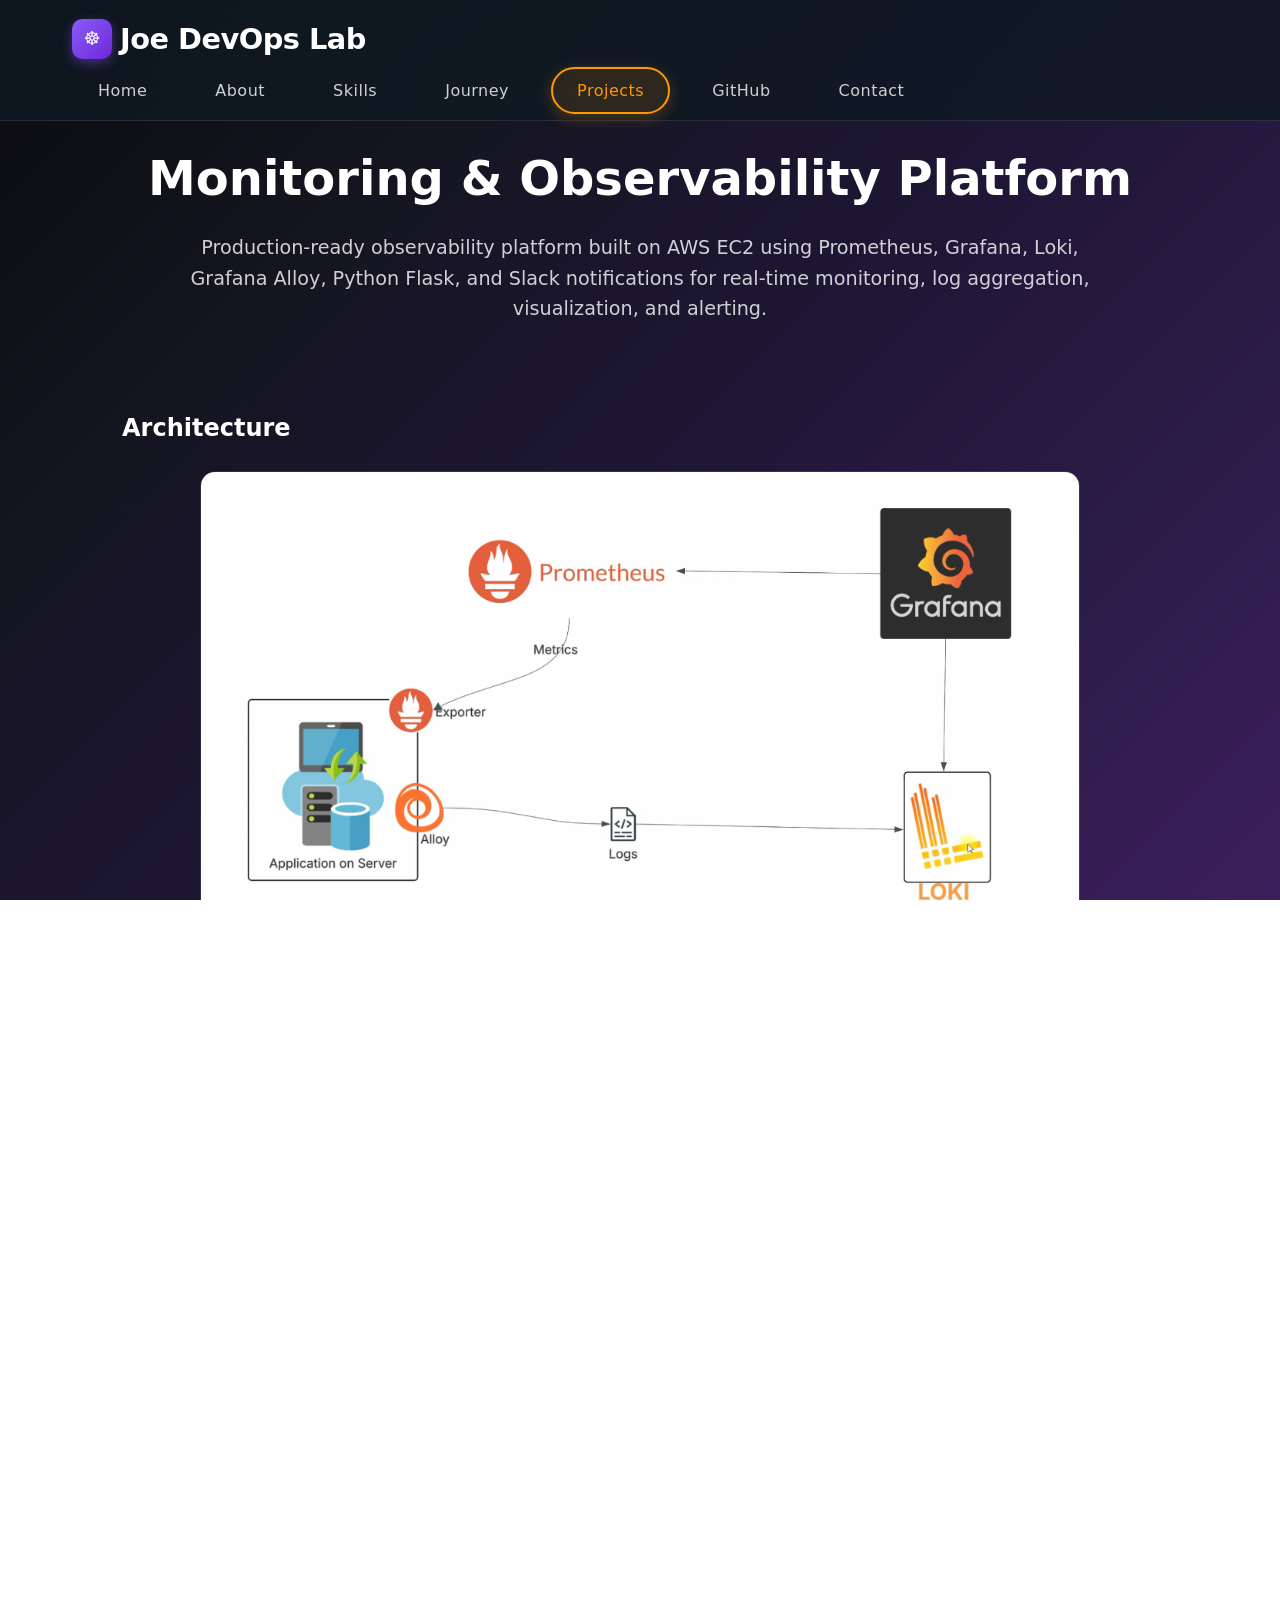
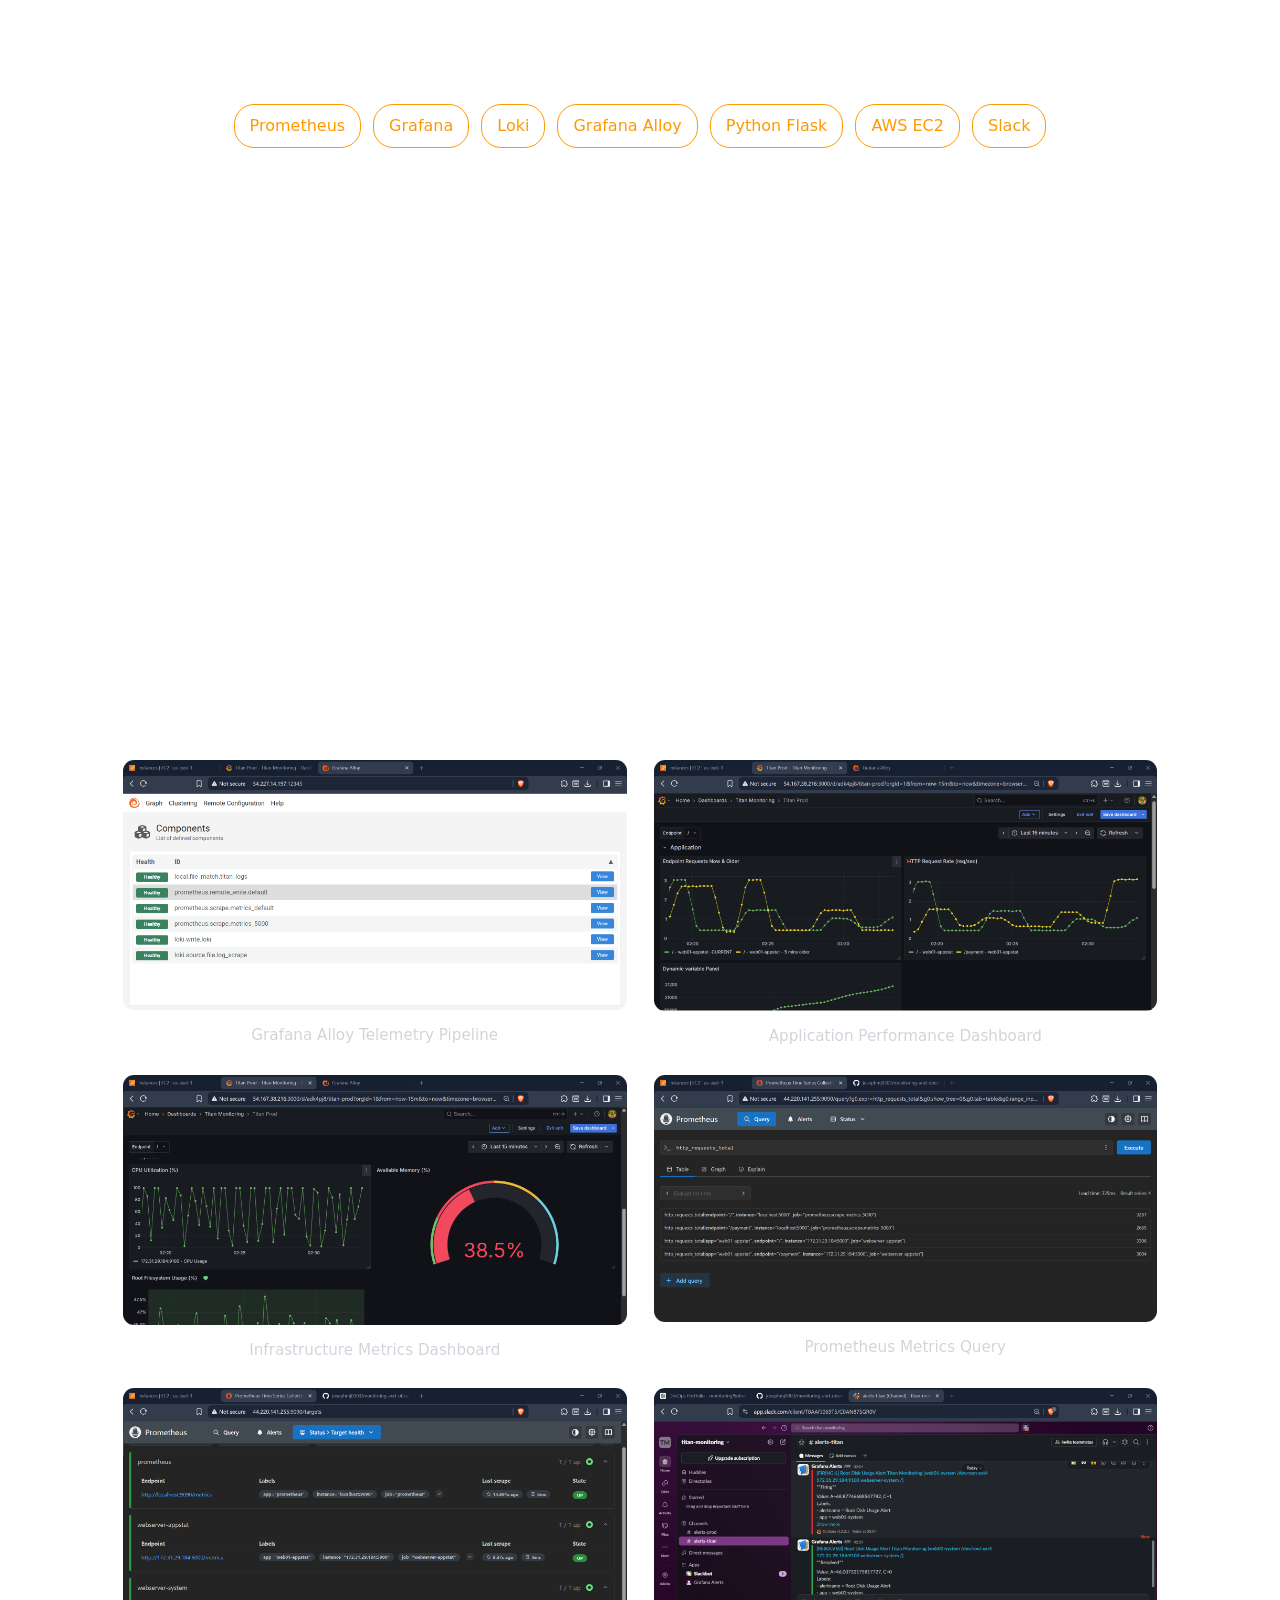
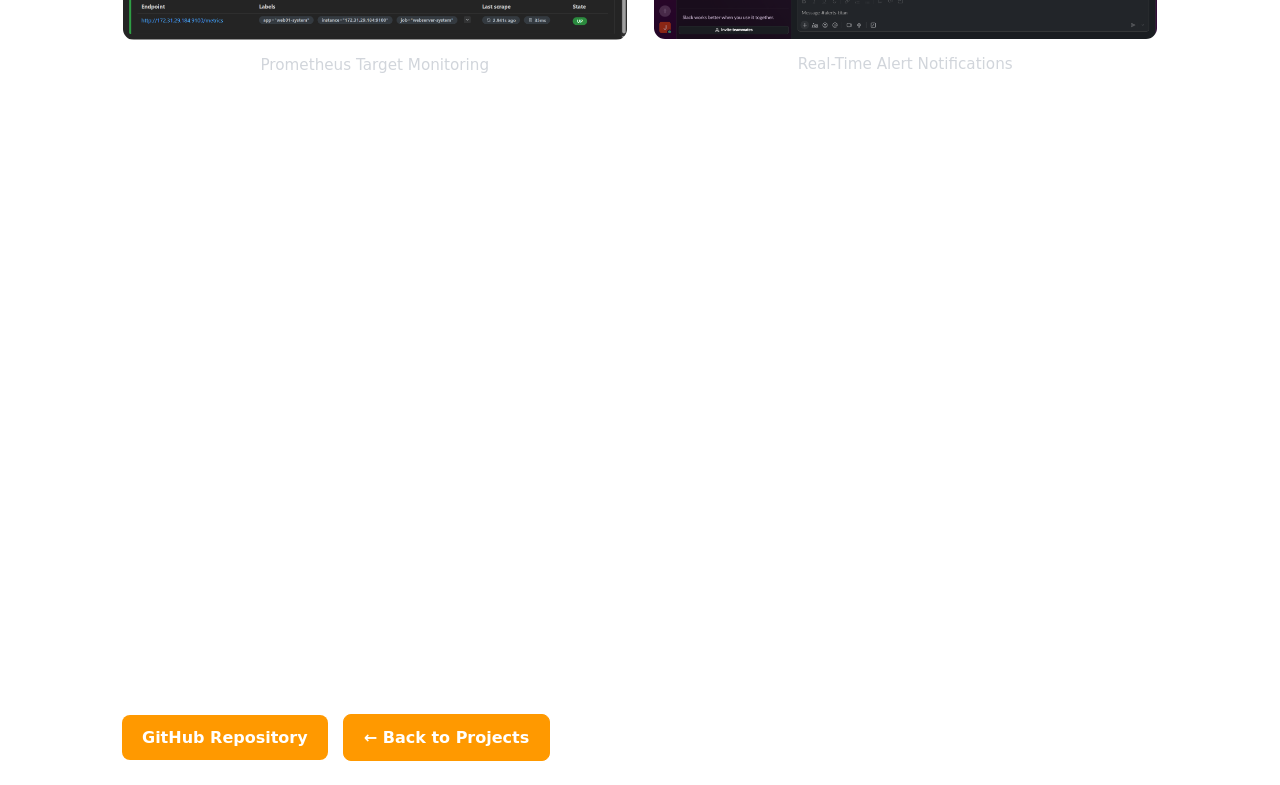
<file: projects/monitoring-observability.html>
<!DOCTYPE html>
<html lang="en">
<head>
    <meta charset="UTF-8">
    <meta name="viewport" content="width=device-width, initial-scale=1.0">
    <title>Projects | Joe DevOps Lab</title>

    <link rel="stylesheet" href="../tooplate-titan-style.css">

    <style>
        .home-btn {
            color: #FF9900;
            text-decoration: none;
            font-weight: 600;
            border: 2px solid #FF9900;
            padding: 10px 20px;
            border-radius: 30px;
            transition: all 0.3s ease;
        }

        .home-btn:hover {
            background: #FF9900;
            color: #ffffff;
        }
        .projects-hero {
            text-align: center;
            padding: 120px 20px 30px;
        }

        .projects-hero h1 {
            font-size: 3rem;
            margin-bottom: 1rem;
        }

        .projects-hero p {
            text-align: left;
            max-width: 1100px;
            margin: auto;
            font-size: 1.5rem;
            color: #cfcfcf;
        }

        .project-section {
            max-width: 1100px;
            text-align: left;
            margin: 0 auto;
            padding: 1.5rem 2rem;
        }

        .project-section ul {
            padding-left: 1.2rem;
            margin-top: 1rem;
        }

        .project-section li {
            margin-bottom: 0.8rem;
            line-height: 1.6;
        }

        .architecture-image {
            width: 85%;
            max-width: 1000px;
            display: block;
            margin: 0 auto;
            border-radius: 15px;
        }

        .btn-primary,
        .btn-secondary {
            display: inline-block;
            padding: 12px 25px;
            border-radius: 10px;
            text-decoration: none;
            margin-right: 10px;
        }

        .stats-row {
            display: flex;
            justify-content: center;
            flex-wrap: wrap;
            gap: 15px;
            margin-top: 30px;
        }

        .stat-badge {
            padding: 10px 20px;
            border: 1px solid #ff9900;
            border-radius: 30px;
            color: #ff9900;
        }

        .projects-container {
            max-width: 1200px;
            margin: auto;
            padding: 40px 20px;
        }

        .project-card {
            background: rgba(255,255,255,0.05);
            border-radius: 15px;
            padding: 30px;
            margin-bottom: 30px;
        }

        .project-card h2 {
            color: #ffffff;
            margin-bottom: 15px;
        }

        .project-card p {
            font-size: 1.2rem;
            line-height: 1.8;
        }

        .project-buttons {
            margin-top: 20px;
        }

        .project-buttons a {
            display: inline-block;
            padding: 10px 20px;
            margin-right: 10px;
            margin-top: 10px;
            text-decoration: none;
            border-radius: 8px;
            background: #ff9900;
            color: white;
            font-weight: bold;
        }

        .tech-stack {
            text-align: center;
            margin-top: 80px;
        }

        .tech-badges {
            display: flex;
            justify-content: center;
            flex-wrap: wrap;
            gap: 12px;
            margin-top: 20px;
        }

        .tech-badge {
            border: 1px solid #ff9900;
            padding: 8px 15px;
            border-radius: 20px;
            color: #ff9900;
        }

        .github-cta {
            text-align: center;
            margin-top: 80px;
            margin-bottom: 80px;
        }

        .github-cta a {
            display: inline-block;
            margin-top: 20px;
            background: #ff9900;
            color: white;
            padding: 15px 30px;
            border-radius: 10px;
            text-decoration: none;
            font-weight: bold;
        }

        /* Screenshot section */
        .screenshot-grid {
            display: grid;
            grid-template-columns: repeat(2, 1fr);
            gap: 25px;
            margin-top: 30px;
        }

        .screenshot-item {
            text-align: center;
        }

        .screenshot-item img {
            width: 100%;
            max-width: 100%;
            height: auto;
            border-radius: 12px;
            border: 1px solid rgba(255,255,255,0.1);
            display: block;
        }

        .screenshot-caption {
            margin-top: 12px;
            color: #d1d5db;
            font-size: 0.95rem;
        }

        /* Mobile */
        @media (max-width: 768px) {
            .screenshot-grid {
                grid-template-columns: 1fr;
            }
        }

    </style>
</head>

<body>

<nav id="navbar">
        <div class="nav-container">
            <a href="../index.html" class="logo">
                <div class="logo-icon">☸</div>
                <div class="logo-text">Joe DevOps Lab</div>
            </a>
            <ul class="nav-links">
                <li><a href="../index.html">Home</a></li>
                <li><a href="../index.html#about">About</a></li>
                <li><a href="../index.html#skills">Skills</a></li>
                <li><a href="../index.html#timeline">Journey</a></li>
                <li><a href="../projects.html" class="active">Projects</a></li>
                <li><a href="../index.html#github">GitHub</a></li>
                <li><a href="../index.html#contact">Contact</a></li>
            </ul>
            <div class="mobile-menu-btn" id="mobileMenuBtn">
                <span></span>
                <span></span>
                <span></span>
            </div>
        </div>
        <div class="mobile-nav" id="mobileNav">
            <ul>
                <li><a href="../index.html">Home</a></li>
                <li><a href="../index.html#about">About</a></li>
                <li><a href="../index.html#skills">Skills</a></li>
                <li><a href="../index.html#timeline">Journey</a></li>
                <li><a href="../projects.html" class="active">Projects</a></li>
                <li><a href="../index.html#github">GitHub</a></li>
                <li><a href="../index.html#contact">Contact</a></li>
            </ul>
        </div>
    </nav>

<section class="project-hero">
    <h1>Monitoring & Observability Platform</h1>

    <p>
        Production-ready observability platform built on AWS EC2 using Prometheus, Grafana, Loki, Grafana Alloy, Python Flask, and Slack notifications for real-time monitoring, log aggregation, visualization, and alerting.
    </p>
</section>

<section class="project-section">

    <h2>Architecture</h2>

    <img src="../images/monitoring-architecture.png"
         alt="Monitoring & Observability Stack Architecture"
         class="architecture-image">
</section>

<section class="project-section">

    <h2>Architecture Highlights</h2>
    <ul>
        <li>Grafana Alloy collects application and system telemetry.</li>
        <li>Prometheus stores and queries time-series metrics.  </li>
        <li>Loki centralizes and indexes application logs.</li>
        <li>Grafana provides unified dashboards for metrics and logs.</li>
        <li>Slack receives alerts generated from monitoring rules.</li>
        <li>Python Flask application simulates production workloads.</li>
        <li>AWS EC2 hosts the complete observability stack.</li>   
    </ul>

</section>

<section class="project-section">

    <h2>Project Overview</h2>

    <p>
        This project demonstrates the implementation of a modern Monitoring and Observability Platform designed to provide end-to-end visibility into application and infrastructure health.
        The platform collects metrics using Prometheus, aggregates logs using Loki, and visualizes operational data through Grafana dashboards. Grafana Alloy serves as the telemetry collection agent, while a Python Flask application generates real-world monitoring data and log events.
        The solution is deployed on AWS EC2 and integrates Slack notifications for proactive alerting, enabling rapid detection and response to operational issues.
        The project showcases key observability concepts including metrics collection, centralized logging, dashboard visualization, alert management, and real-time monitoring workflows commonly used in production environments.
    </p>

</section>

<section class="project-section">

<h2>Technology Stack</h2>

<div class="tech-badges">

<span class="tech-badge">Prometheus</span>
<span class="tech-badge">Grafana</span>
<span class="tech-badge">Loki</span>
<span class="tech-badge">Grafana Alloy</span>
<span class="tech-badge">Python Flask</span>
<span class="tech-badge">AWS EC2</span>
<span class="tech-badge">Slack</span>

</div>

</section>

<section class="project-section">

<h2>Key Features</h2>
<ul>
    <li>Real-Time Infrastructure Monitoring</li>
    <li>Application Metrics Collection with Prometheus</li>
    <li>Centralized Log Aggregation using Loki</li>
    <li>Telemetry Collection with Grafana Alloy</li>
    <li>Interactive Grafana Dashboards</li>
    <li>Python Flask Sample Application Monitoring</li>
    <li>AWS EC2 Based Deployment Architecture</li>
    <li>Slack Alert Notifications</li>
    <li>Operational Health Visualization</li>
    <li>Production-Style Observability Workflow</li>
</ul>

</section>

<section class="project-section">
    <h2>Screenshots</h2>

<div class="screenshot-grid">

    <div class="screenshot-item">
        <img src="../images/project-images/alloy-dashboard.png" alt="">
        <p class="screenshot-caption">Grafana Alloy Telemetry Pipeline</p>
    </div>

    <div class="screenshot-item">
        <img src="../images/project-images/grafana-dashboard-app.png" alt="">
        <p class="screenshot-caption">Application Performance Dashboard</p>
    </div>

    <div class="screenshot-item">
        <img src="../images/project-images/grafana-dashboard-system.png" alt="">
        <p class="screenshot-caption">Infrastructure Metrics Dashboard</p>
    </div>

    <div class="screenshot-item">
        <img src="../images/project-images/prometheus-query.png" alt="">
        <p class="screenshot-caption">Prometheus Metrics Query</p>
    </div>

    <div class="screenshot-item">
        <img src="../images/project-images/prometheus-targets.png" alt="">
        <p class="screenshot-caption">Prometheus Target Monitoring</p>
    </div>

    <div class="screenshot-item">
        <img src="../images/project-images/slack-alerts.png" alt="">
        <p class="screenshot-caption">Real-Time Alert Notifications</p>
    </div>

</div>
</section>

<section class="project-section">

<h2>Key Challenges & Learnings</h2>

<ul>
    <li>
        Collecting meaningful infrastructure and application metrics required careful configuration of Prometheus exporters and scrape targets across multiple services.
    </li>

    <li>
        Designing Grafana dashboards that provided actionable insights rather than excessive data helped improve troubleshooting and operational visibility.
    </li>

    <li>
        Configuring Alertmanager required balancing alert sensitivity to avoid excessive notifications while still detecting critical infrastructure issues.
    </li>

    <li>
        Centralizing logs using Loki improved troubleshooting efficiency by allowing metrics and logs to be analyzed from a single observability platform.
    </li>

    <li>
        Monitoring Kubernetes workloads provided practical experience in tracking pod health, resource utilization, application performance and cluster stability.
    </li>

    <li>
        Implementing proactive monitoring helped identify resource bottlenecks before they affected application availability and user experience.
    </li>

    <li>
        This project strengthened my understanding of observability practices, incident response, performance monitoring and production operations.
    </li>
</ul>

</section>

<section class="project-section project-buttons">

<a href="https://github.com/josephmj0303/monitoring-and-observability"
   target="_blank"
   class="btn-primary">

   GitHub Repository

</a>

<a href="../projects.html"
   class="btn-secondary">

   ← Back to Projects

</a>

</section>

</body>
</html>
</file>
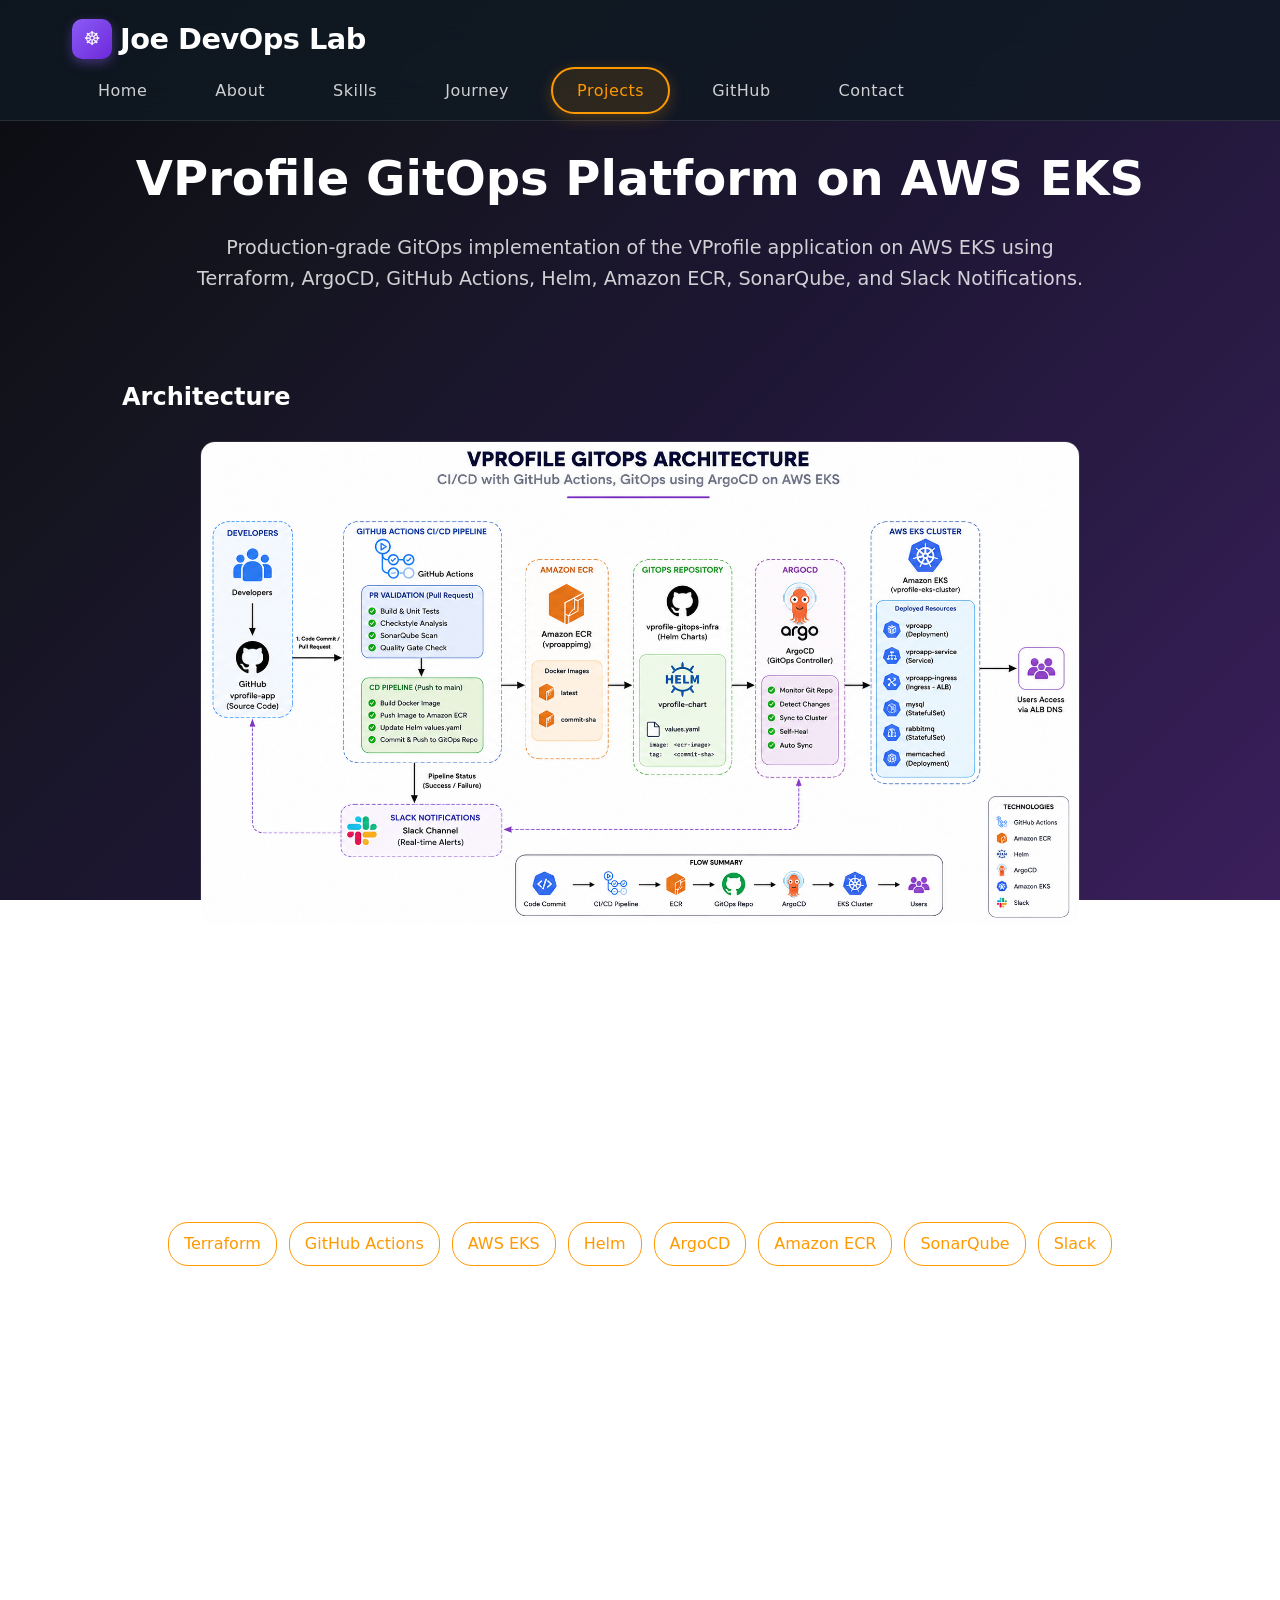
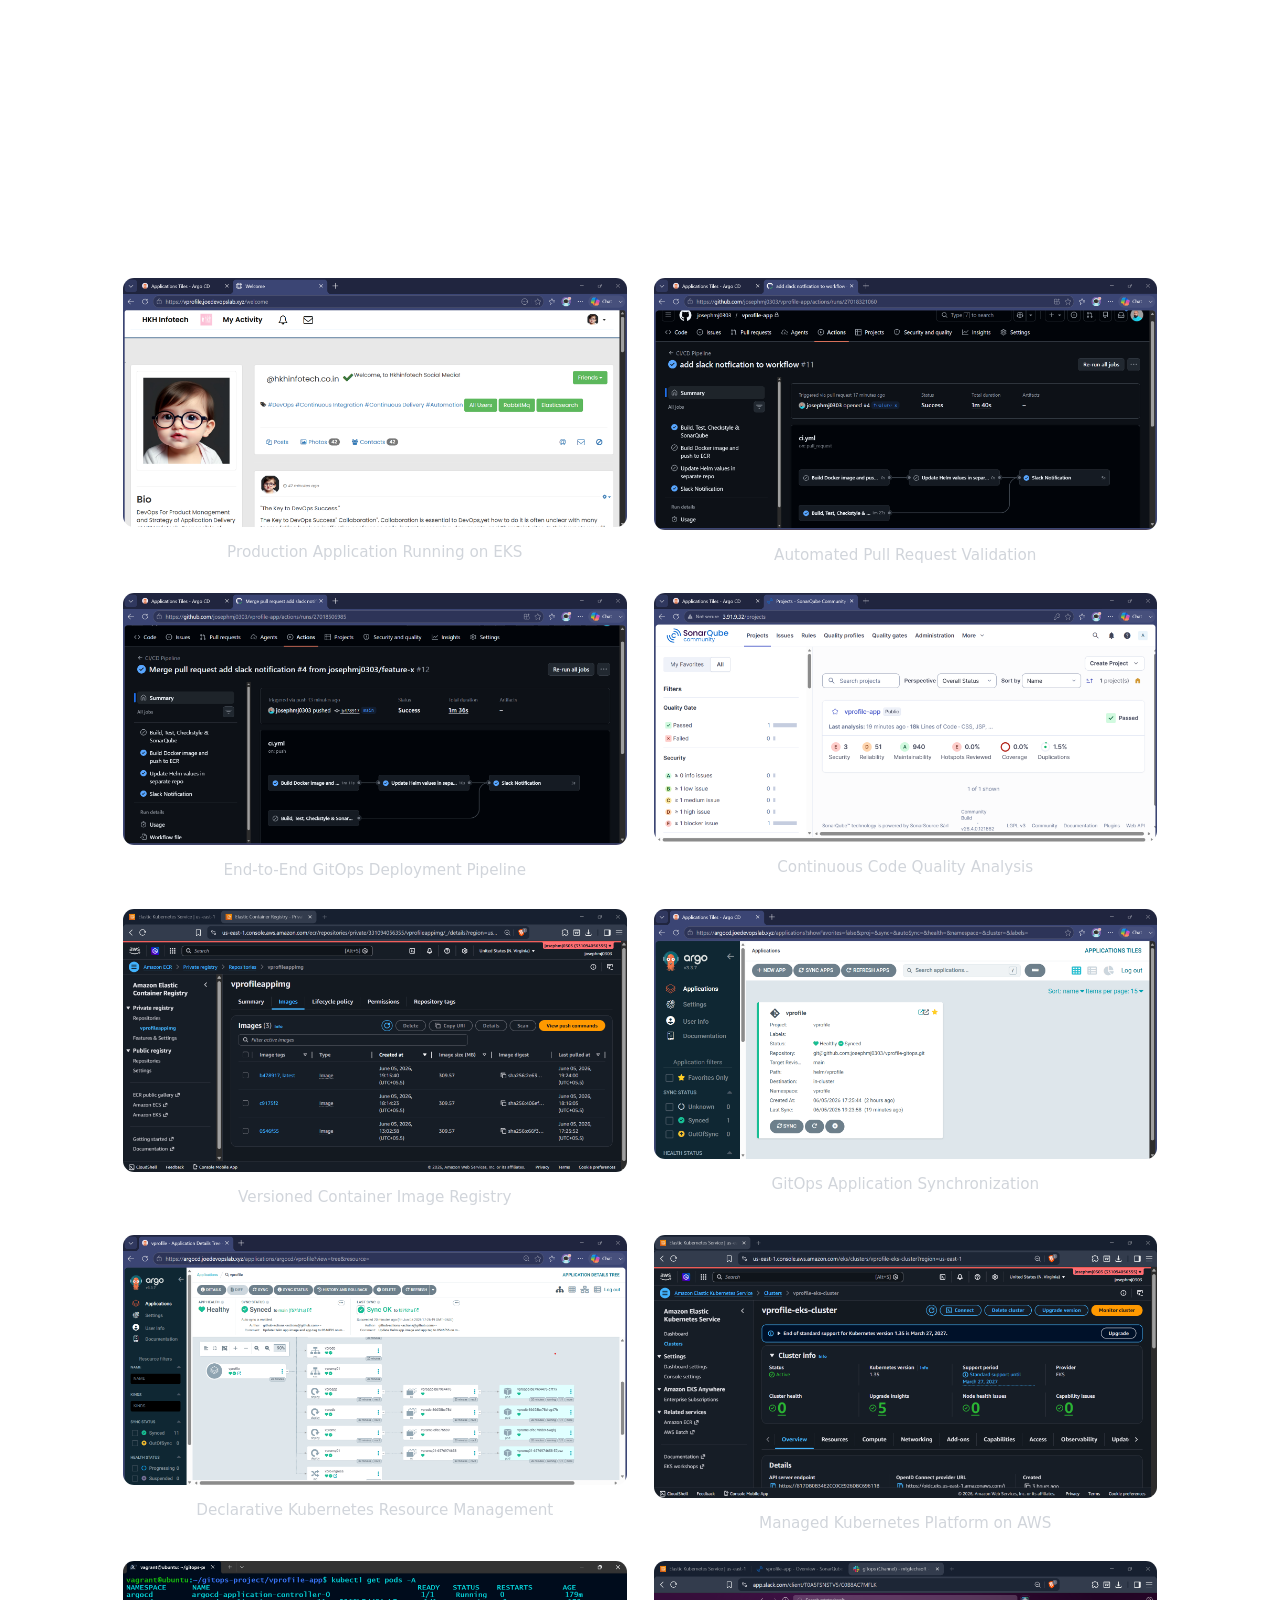
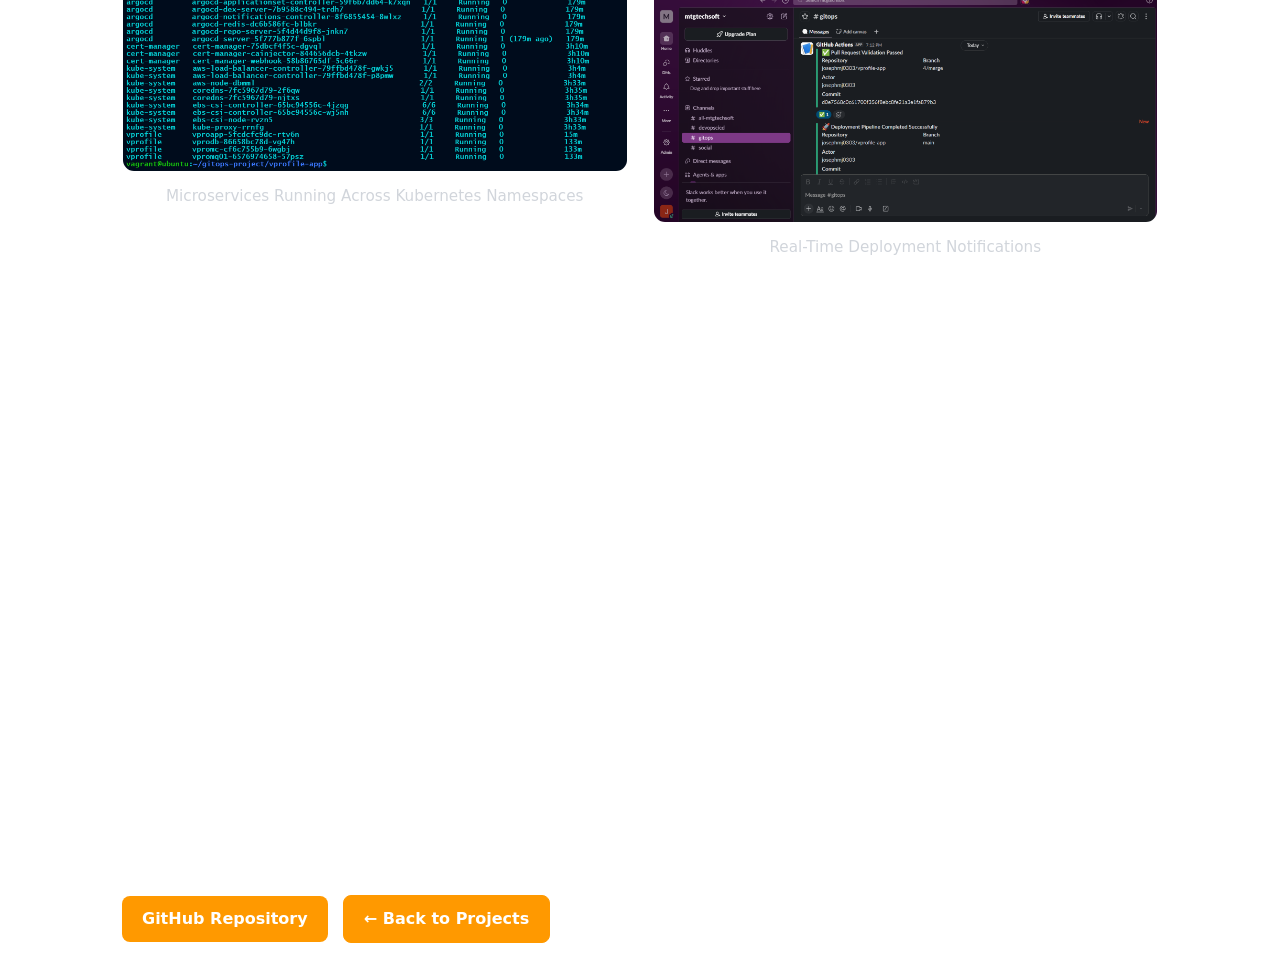
<file: projects/vprofile-gitops-platform.html>
<!DOCTYPE html>
<html lang="en">
<head>
    <meta charset="UTF-8">
    <meta name="viewport" content="width=device-width, initial-scale=1.0">
    <title>Projects | Joe DevOps Lab</title>

    <link rel="stylesheet" href="../tooplate-titan-style.css">

    <style>
        .home-btn {
            color: #FF9900;
            text-decoration: none;
            font-weight: 600;
            border: 2px solid #FF9900;
            padding: 10px 20px;
            border-radius: 30px;
            transition: all 0.3s ease;
        }

        .home-btn:hover {
            background: #FF9900;
            color: #ffffff;
        }
        .projects-hero {
            text-align: center;
            padding: 120px 20px 30px;
        }

        .projects-hero h1 {
            font-size: 3rem;
            margin-bottom: 1rem;
        }

        .projects-hero p {
            text-align: left;
            max-width: 1100px;
            margin: auto;
            font-size: 1.5rem;
            color: #cfcfcf;
        }

        .project-section {
            max-width: 1100px;
            text-align: left;
            margin: 0 auto;
            padding: 1.5rem 2rem;
        }

        .project-section ul {
            padding-left: 1.2rem;
            margin-top: 1rem;
        }

        .project-section li {
            margin-bottom: 0.8rem;
            line-height: 1.6;
        }

        .architecture-image {
            width: 85%;
            max-width: 1000px;
            display: block;
            margin: 0 auto;
            border-radius: 15px;
        }

        .btn-primary,
        .btn-secondary {
            display: inline-block;
            padding: 12px 25px;
            border-radius: 10px;
            text-decoration: none;
            margin-right: 10px;
        }

        .stats-row {
            display: flex;
            justify-content: center;
            flex-wrap: wrap;
            gap: 15px;
            margin-top: 30px;
        }

        .stat-badge {
            padding: 10px 20px;
            border: 1px solid #ff9900;
            border-radius: 30px;
            color: #ff9900;
        }

        .projects-container {
            max-width: 1200px;
            margin: auto;
            padding: 40px 20px;
        }

        .project-card {
            background: rgba(255,255,255,0.05);
            border-radius: 15px;
            padding: 30px;
            margin-bottom: 30px;
        }

        .project-card h2 {
            color: #ffffff;
            margin-bottom: 15px;
        }

        .project-card p {
            font-size: 1.2rem;
            line-height: 1.8;
        }

        .project-buttons {
            margin-top: 20px;
        }

        .project-buttons a {
            display: inline-block;
            padding: 10px 20px;
            margin-right: 10px;
            margin-top: 10px;
            text-decoration: none;
            border-radius: 8px;
            background: #ff9900;
            color: white;
            font-weight: bold;
        }

        .tech-stack {
            text-align: center;
            margin-top: 80px;
        }

        .tech-badges {
            display: flex;
            justify-content: center;
            flex-wrap: wrap;
            gap: 12px;
            margin-top: 20px;
        }

        .tech-badge {
            border: 1px solid #ff9900;
            padding: 8px 15px;
            border-radius: 20px;
            color: #ff9900;
        }

        .github-cta {
            text-align: center;
            margin-top: 80px;
            margin-bottom: 80px;
        }

        .github-cta a {
            display: inline-block;
            margin-top: 20px;
            background: #ff9900;
            color: white;
            padding: 15px 30px;
            border-radius: 10px;
            text-decoration: none;
            font-weight: bold;
        }

        /* Screenshot section */
        .screenshot-grid {
            display: grid;
            grid-template-columns: repeat(2, 1fr);
            gap: 25px;
            margin-top: 30px;
        }

        .screenshot-item {
            text-align: center;
        }

        .screenshot-item img {
            width: 100%;
            max-width: 100%;
            height: auto;
            border-radius: 12px;
            border: 1px solid rgba(255,255,255,0.1);
            display: block;
        }

        .screenshot-caption {
            margin-top: 12px;
            color: #d1d5db;
            font-size: 0.95rem;
        }

        /* Mobile */
        @media (max-width: 768px) {
            .screenshot-grid {
                grid-template-columns: 1fr;
            }
        }

    </style>
</head>

<body>

<nav id="navbar">
        <div class="nav-container">
            <a href="../index.html" class="logo">
                <div class="logo-icon">☸</div>
                <div class="logo-text">Joe DevOps Lab</div>
            </a>
            <ul class="nav-links">
                <li><a href="../index.html">Home</a></li>
                <li><a href="../index.html#about">About</a></li>
                <li><a href="../index.html#skills">Skills</a></li>
                <li><a href="../index.html#timeline">Journey</a></li>
                <li><a href="../projects.html" class="active">Projects</a></li>
                <li><a href="../index.html#github">GitHub</a></li>
                <li><a href="../index.html#contact">Contact</a></li>
            </ul>
            <div class="mobile-menu-btn" id="mobileMenuBtn">
                <span></span>
                <span></span>
                <span></span>
            </div>
        </div>
        <div class="mobile-nav" id="mobileNav">
            <ul>
                <li><a href="../index.html">Home</a></li>
                <li><a href="../index.html#about">About</a></li>
                <li><a href="../index.html#skills">Skills</a></li>
                <li><a href="../index.html#timeline">Journey</a></li>
                <li><a href="../projects.html" class="active">Projects</a></li>
                <li><a href="../index.html#github">GitHub</a></li>
                <li><a href="../index.html#contact">Contact</a></li>
            </ul>
        </div>
    </nav>

<section class="project-hero">
    <h1>VProfile GitOps Platform on AWS EKS</h1>

    <p>
        Production-grade GitOps implementation of the VProfile application on AWS EKS using Terraform, ArgoCD, GitHub Actions, Helm, Amazon ECR, SonarQube, and Slack Notifications.
    </p>
</section>

<section class="project-section">

    <h2>Architecture</h2>

    <img src="../images/vprofile-gitops-architecture.png"
         alt="VProfile GitOps Architecture"
         class="architecture-image">

</section>

<section class="project-section">

    <h2>Project Overview</h2>

    <p>
        This project demonstrates an end-to-end GitOps workflow for deploying a Java-based application on AWS EKS.
        The platform follows GitOps principles where application changes are automatically deployed through ArgoCD after successful CI/CD validation and container image publication.
    </p>

</section>

<section class="project-section">

<h2>Technology Stack</h2>

<div class="tech-badges">

<span class="tech-badge">Terraform</span>
<span class="tech-badge">GitHub Actions</span>
<span class="tech-badge">AWS EKS</span>
<span class="tech-badge">Helm</span>
<span class="tech-badge">ArgoCD</span>
<span class="tech-badge">Amazon ECR</span>
<span class="tech-badge">SonarQube</span>
<span class="tech-badge">Slack</span>

</div>

</section>

<section class="project-section">

<h2>Key Features</h2>
<ul>
<li>Infrastructure provisioning using Terraform</li>
<li>AWS EKS managed Kubernetes cluster</li>
<li>GitHub Actions based CI/CD pipelines</li>
<li>SonarQube quality gate validation</li>
<li>Docker image build and publishing to Amazon ECR</li>
<li>Helm-based Kubernetes deployments</li>
<li>ArgoCD Auto Sync and Self-Healing</li>
<li>AWS Load Balancer Controller (ALB Ingress)</li>
<li>IRSA (IAM Roles for Service Accounts)</li>
<li>Slack deployment notifications</li>
</ul>

</section>

<section class="project-section">
    <h2>Screenshots</h2>

<div class="screenshot-grid">

    <div class="screenshot-item">
        <img src="../images/project-images/vprofile-application.png" alt="">
        <p class="screenshot-caption">Production Application Running on EKS</p>
    </div>

    <div class="screenshot-item">
        <img src="../images/project-images/pr-validation-pipeline.png" alt="">
        <p class="screenshot-caption">Automated Pull Request Validation</p>
    </div>

    <div class="screenshot-item">
        <img src="../images/project-images/deployment-pipeline.png" alt="">
        <p class="screenshot-caption">End-to-End GitOps Deployment Pipeline</p>
    </div>

    <div class="screenshot-item">
        <img src="../images/project-images/sonarqube-dashboard.png" alt="">
        <p class="screenshot-caption">Continuous Code Quality Analysis</p>
    </div>

    <div class="screenshot-item">
        <img src="../images/project-images/ecr-repo.png" alt="">
        <p class="screenshot-caption">Versioned Container Image Registry</p>
    </div>

    <div class="screenshot-item">
        <img src="../images/project-images/argocd-application.png" alt="">
        <p class="screenshot-caption">GitOps Application Synchronization</p>
    </div>

    <div class="screenshot-item">
        <img src="../images/project-images/argocd-resource-tree.png" alt="">
        <p class="screenshot-caption">Declarative Kubernetes Resource Management</p>
    </div>

    <div class="screenshot-item">
        <img src="../images/project-images/eks-cluster.png" alt="">
        <p class="screenshot-caption">Managed Kubernetes Platform on AWS</p>
    </div>

    <div class="screenshot-item">
        <img src="../images/project-images/pods-running.png" alt="">
        <p class="screenshot-caption">Microservices Running Across Kubernetes Namespaces</p>
    </div>

    <div class="screenshot-item">
        <img src="../images/project-images/slack-notification.png" alt="">
        <p class="screenshot-caption">Real-Time Deployment Notifications</p>
    </div>

</div>
</section>


<section class="project-section">

<h2>Key Challenges & Learnings</h2>

<ul>
    <li>
        Designing a complete GitOps workflow required separating application source code from deployment manifests and ensuring ArgoCD continuously synchronized cluster state with Git repositories.
    </li>

    <li>
        Managing image version updates between GitHub Actions, Amazon ECR and Helm charts was challenging. I implemented automated image tag updates in the GitOps repository to trigger deployments without manual intervention.
    </li>

    <li>
        Configuring ArgoCD auto-sync and self-healing features helped maintain cluster consistency and recover from manual configuration drift.
    </li>

    <li>
        Integrating SonarQube quality gates into the CI pipeline improved code quality and prevented deployments when quality standards were not met.
    </li>

    <li>
        Working with AWS EKS provided deeper understanding of Kubernetes networking, ingress management, load balancers, service discovery and container orchestration.
    </li>

    <li>
        Implementing Slack notifications improved deployment visibility by providing real-time feedback on pipeline execution and deployment status.
    </li>

    <li>
        This project strengthened my practical knowledge of GitOps principles, Infrastructure as Code, Kubernetes operations and production-style CI/CD automation.
    </li>
</ul>

</section>

<section class="project-section project-buttons">

<a href="https://github.com/josephmj0303/vprofile-app"
   target="_blank"
   class="btn-primary">

   GitHub Repository

</a>

<a href="../projects.html"
   class="btn-secondary">

   ← Back to Projects

</a>

</section>

</body>
</html>
</file>
<file: tooplate-titan-style.css>
@charset "utf-8";
/* CSS Document 

Tooplate 2147 Titan Folio

https://www.tooplate.com/view/2147-titan-folio

*/

* {
    margin: 0;
    padding: 0;
    box-sizing: border-box;
}

:root {
    --glass-bg: rgba(255, 255, 255, 0.12);
    --glass-border: rgba(255,255,255,0.15);

    --accent-blue: #8b5cf6;
    --accent-blue-dark: #6d28d9;
    --accent-glow: rgba(139,92,246,0.4);

    --text-primary: #ffffff;
    --text-secondary: rgba(255,255,255,0.8);
    --text-tertiary: rgba(255,255,255,0.6);
}

body {
    font-family: 'Segoe UI', system-ui, -apple-system, sans-serif;
    background: linear-gradient(135deg, #0a0a0f 0%, #151520 25%, #1d1633 50%, #2b1b47 75%,  #3b1f5c 100%);
    background-attachment: fixed;
    color: var(--text-primary);
    overflow-x: hidden;
    min-height: 100vh;
    line-height: 1.6;
}

p a {
    color: var(--accent-blue);
    text-decoration: none;
    font-weight: 600;
}

p a:hover {
    text-decoration: underline;
}

/* Container */
.container {
    max-width: 1200px;
    margin: 0 auto;
    padding: 0 2rem;
}

/* Navigation */
nav {
    position: fixed;
    top: 0;
    width: 100%;
    z-index: 1000;
    padding: 1rem 0;
    transition: all 0.3s ease;
    background: rgba(15, 25, 35, 0.8);
    backdrop-filter: blur(20px);
    -webkit-backdrop-filter: blur(20px);
    border-bottom: 1px solid rgba(255, 255, 255, 0.1);
}

nav.scrolled {
    background: rgba(15, 25, 35, 0.95);
    box-shadow: 0 4px 30px rgba(0, 0, 0, 0.3);
}

.nav-container {
    max-width: 1200px;
    margin: 0 auto;
    display: flex;
    justify-content: space-between;
    align-items: center;
    padding: 0 2rem;
    flex-wrap: wrap;
    gap: 1rem;
}

@media (max-width: 1000px) {
    .nav-container {
        justify-content: center;
        flex-direction: column;
        gap: 1.5rem;
        padding: 1rem 2rem;
    }
    
    .logo {
        order: 1;
    }
    
    .nav-links {
        order: 2;
        flex-wrap: wrap;
        justify-content: center;
    }
    
    .mobile-menu-btn {
        display: none !important;
    }
    
    .hero {
        padding-top: 240px;
    }
}

@media (max-width: 880px) {
    .hero {
        padding-top: 160px;
    }
}

.logo {
    display: flex;
    align-items: center;
    gap: 0.5rem;
    text-decoration: none;
    color: inherit;
}

.logo-icon {
    width: 40px;
    height: 40px;
    background: linear-gradient(135deg, var(--accent-blue), var(--accent-blue-dark));
    border-radius: 10px;
    display: flex;
    align-items: center;
    justify-content: center;
    box-shadow: 0 4px 12px var(--accent-glow);
    font-size: 1.2rem;
}

.logo-image {
    width: 50px;
    height: 50px;
    object-fit: contain;
    border-radius: 10px;
}

.logo-text {
    font-size: 1.8rem;
    font-weight: 700;
    color: var(--text-primary);
    letter-spacing: -0.5px;
}

.nav-links {
    display: flex;
    list-style: none;
    gap: 1rem;
}

.nav-links a {
    color: var(--text-secondary);
    text-decoration: none;
    padding: 0.75rem 1.5rem;
    border-radius: 50px;
    transition: all 0.3s ease;
    font-weight: 500;
    letter-spacing: 0.5px;
    position: relative;
    border: 2px solid transparent;
}

.nav-links a::after {
    content: '';
    position: absolute;
    bottom: -5px;
    left: 50%;
    width: 0;
    height: 2px;
    background: #FF9900;
    transition: all 0.3s ease;
    transform: translateX(-50%);
}

.nav-links a:hover {
    color: #FF9900;
    border-color: #FF9900;
    transform: translateY(-2px);
    background: rgba(255, 153, 0, 0.08);
}

.nav-links a:hover::after {
    width: 60%;
}

.nav-links a.active {
    color: #FF9900;
    background: rgba(255, 153, 0, 0.12);
    border-color: #FF9900;
    box-shadow: 0 4px 15px rgba(255, 153, 0, 0.25);
}

.nav-links a:visited {
    color: var(--text-secondary);
}

.nav-links a.active:visited {
    color: #FF9900;
}

/* Mobile menu */
.mobile-menu-btn {
    display: none;
    flex-direction: column;
    cursor: pointer;
    gap: 4px;
    padding: 0.5rem;
}

.mobile-menu-btn span {
    width: 25px;
    height: 3px;
    background: var(--text-primary);
    border-radius: 2px;
    transition: all 0.3s ease;
}

.mobile-menu-btn.active span:nth-child(1) {
    transform: rotate(45deg) translate(6px, 6px);
}

.mobile-menu-btn.active span:nth-child(2) {
    opacity: 0;
}

.mobile-menu-btn.active span:nth-child(3) {
    transform: rotate(-45deg) translate(6px, -6px);
}

.mobile-nav {
    position: fixed;
    top: 80px;
    left: 0;
    width: 100%;
    background: rgba(15, 25, 35, 0.95);
    backdrop-filter: blur(30px);
    -webkit-backdrop-filter: blur(30px);
    transform: translateY(-100%);
    transition: transform 0.3s ease;
    border-bottom: 1px solid rgba(255, 255, 255, 0.1);
    opacity: 0;
    pointer-events: none;
}

.mobile-nav.active {
    transform: translateY(0);
    opacity: 1;
    pointer-events: auto;
}

.mobile-nav ul {
    list-style: none;
    padding: 2rem;
    display: flex;
    flex-direction: column;
    gap: 1rem;
}

.mobile-nav a {
    color: var(--text-secondary);
    text-decoration: none;
    padding: 1rem;
    border-radius: 15px;
    transition: all 0.3s ease;
    text-align: center;
    font-weight: 500;
    display: block;
    position: relative;
    border: 2px solid transparent;
}

.mobile-nav a:hover {
    color: var(--accent-blue);
    background: rgba(118, 169, 250, 0.1);
    border-color: var(--accent-blue);
}

.mobile-nav a.active {
    color: var(--accent-blue);
    background: rgba(118, 169, 250, 0.15);
    border-color: var(--accent-blue);
}

/* Section styling */
section {
    padding: 2rem 0;
    position: relative;
}

.section-header {
    text-align: center;
    margin-top: 1.5rem;
    margin-bottom: 2rem;
}

.section-title {
    font-size: clamp(1rem, 4vw, 2.5rem);
    font-weight: 500;
    margin-bottom: 1rem;
    color: var(--text-primary);
    letter-spacing: -1px;
}

.section-subtitle {
    font-size: 1.0rem;
    color: var(--text-secondary);
    max-width: 900px;
    margin: 0 auto;
}

/* Hero section */
.hero {
    min-height: 100vh;
    display: flex;
    align-items: center;
    justify-content: center;
    padding: 160px 2rem 0;
    position: relative;
    overflow: hidden;
}

/* Animated background elements */
.hero-bg-animation {
    position: absolute;
    top: 0;
    left: 0;
    right: 0;
    bottom: 0;
    overflow: hidden;
    z-index: 1;
}

.floating-shape {
    position: absolute;
    border-radius: 50%;
    filter: blur(60px);
    opacity: 0.6;
    animation: float 25s infinite ease-in-out;
}

.shape-1 {
    width: 600px;
    height: 600px;
    background: radial-gradient(circle, rgba(118, 169, 250, 0.4) 0%, transparent 70%);
    top: -200px;
    left: -200px;
    animation-delay: 0s;
}

.shape-2 {
    width: 500px;
    height: 500px;
    background: radial-gradient(circle, rgba(79, 131, 247, 0.3) 0%, transparent 70%);
    top: 50%;
    right: -150px;
    animation-delay: 7s;
}

.shape-3 {
    width: 400px;
    height: 400px;
    background: radial-gradient(circle, rgba(118, 169, 250, 0.35) 0%, transparent 70%);
    bottom: -100px;
    left: 20%;
    animation-delay: 14s;
}

/* Geometric shapes */
.geo-shape {
    position: absolute;
    opacity: 0.1;
    animation: rotate-float 30s infinite linear;
}

.geo-1 {
    width: 300px;
    height: 300px;
    top: 20%;
    right: 10%;
    background: linear-gradient(45deg, var(--accent-blue) 0%, transparent 100%);
    clip-path: polygon(50% 0%, 100% 50%, 50% 100%, 0% 50%);
}

.geo-2 {
    width: 250px;
    height: 250px;
    bottom: 20%;
    left: 5%;
    background: linear-gradient(135deg, var(--accent-blue-dark) 0%, transparent 100%);
    border-radius: 30% 70% 70% 30% / 30% 30% 70% 70%;
    animation-delay: -10s;
}

@keyframes float {
    0%, 100% {
        transform: translate(0, 0) scale(1) rotate(0deg);
    }
    25% {
        transform: translate(100px, -80px) scale(1.1) rotate(90deg);
    }
    50% {
        transform: translate(-60px, 60px) scale(0.9) rotate(180deg);
    }
    75% {
        transform: translate(80px, 100px) scale(1.05) rotate(270deg);
    }
}

@keyframes rotate-float {
    0% {
        transform: rotate(0deg) translateY(0);
    }
    50% {
        transform: rotate(180deg) translateY(-50px);
    }
    100% {
        transform: rotate(360deg) translateY(0);
    }
}

.particles {
    position: absolute;
    top: 0;
    left: 0;
    width: 100%;
    height: 100%;
    overflow: hidden;
}

.particle {
    position: absolute;
    width: 4px;
    height: 4px;
    background: var(--accent-blue);
    border-radius: 50%;
    opacity: 0;
    animation: particle-rise 10s infinite ease-out;
}

@keyframes particle-rise {
    0% {
        opacity: 0;
        transform: translateY(100vh) scale(0);
    }
    10% {
        opacity: 1;
    }
    90% {
        opacity: 1;
    }
    100% {
        opacity: 0;
        transform: translateY(-100px) scale(1);
    }
}

/* Generate multiple particles */
.particle:nth-child(1) { left: 10%; animation-delay: 0s; }
.particle:nth-child(2) { left: 20%; animation-delay: 1s; }
.particle:nth-child(3) { left: 30%; animation-delay: 2s; }
.particle:nth-child(4) { left: 40%; animation-delay: 3s; }
.particle:nth-child(5) { left: 50%; animation-delay: 4s; }
.particle:nth-child(6) { left: 60%; animation-delay: 5s; }
.particle:nth-child(7) { left: 70%; animation-delay: 6s; }
.particle:nth-child(8) { left: 80%; animation-delay: 7s; }
.particle:nth-child(9) { left: 90%; animation-delay: 8s; }
.particle:nth-child(10) { left: 95%; animation-delay: 9s; }

.hero::before {
    content: '';
    position: absolute;
    top: 0;
    left: 0;
    right: 0;
    bottom: 0;
    background: radial-gradient(circle at 25% 25%, var(--accent-glow) 0%, transparent 50%);
    animation: hero-glow 8s ease-in-out infinite;
    z-index: 1;
}

@keyframes hero-glow {
    0%, 100% { 
        transform: scale(1) rotate(0deg);
        opacity: 0.7;
    }
    50% { 
        transform: scale(1.1) rotate(2deg);
        opacity: 1;
    }
}

.hero-content {
    position: relative;
    z-index: 2;
    display: flex;
    flex-direction: column;
    align-items: center;
    text-align: center;
    max-width: 1000px;
    margin: 0 auto;
}

.hero h1 {
    font-size: clamp(2rem, 6vw, 4rem);
    font-weight: 800;
    margin-bottom: 1.5rem;
    color: var(--text-primary);
    line-height: 1.1;
    letter-spacing: -2px;
    animation: slideInUp 1s ease-out;
}

.hero .subtitle {
    font-size: 1.5rem;
    margin-bottom: 2rem;
    color: var(--text-secondary);
    font-weight: 300;
    letter-spacing: 1px;
    animation: slideInUp 1s ease-out 0.3s both;
}

.cta-buttons {
    display: flex;
    gap: 1rem;
    flex-wrap: wrap;
    justify-content: center;
    margin-top: 2rem;
    animation: slideInUp 1s ease-out 0.6s both;
}

.cta-primary, .cta-secondary {
    padding: 1rem 2rem;
    border-radius: 50px;
    text-decoration: none;
    font-weight: 600;
    transition: all 0.3s ease;
    position: relative;
    overflow: hidden;
    display: inline-block;
}

.cta-primary {
    background: linear-gradient(135deg, var(--accent-blue), var(--accent-blue-dark));
    color: white;
    box-shadow: 0 8px 25px var(--accent-glow);
}

.cta-primary:hover {
    transform: translateY(-3px);
    box-shadow: 0 12px 35px var(--accent-glow);
}

.cta-secondary {
    background: var(--glass-bg);
    backdrop-filter: blur(20px);
    -webkit-backdrop-filter: blur(20px);
    border: 1px solid var(--glass-border);
    color: white;
}

.cta-secondary:hover {
    background: rgba(255, 255, 255, 0.12);
    transform: translateY(-3px);
}

@keyframes slideInUp {
    from {
        opacity: 0;
        transform: translateY(50px);
    }
    to {
        opacity: 1;
        transform: translateY(0);
    }
}

/* Stats */
.stats-section {
    display: flex;
    font-size: 1.0rem;
    justify-content: center;
    gap: 2rem;
    margin-top: 4rem;
    flex-wrap: wrap;
}

.stat-card {
    background: var(--glass-bg);
    backdrop-filter: blur(20px);
    -webkit-backdrop-filter: blur(20px);
    border: 1px solid var(--glass-border);
    border-radius: 20px;
    padding: 2rem;
    text-align: center;
    font-size: 1.2rem;
    min-width: 150px;
    box-shadow: 0 10px 30px rgba(0, 0, 0, 0.2);
    transition: all 0.3s ease;
}

.stat-card:hover {
    transform: translateY(-5px);
    box-shadow: 0 15px 40px rgba(0, 0, 0, 0.3);
}

.stat-number {
    font-size: 2rem;
    font-weight: 700;
    color: var(--text-primary);
    display: block;
}

.stat-label {
    font-size: 1rem;
    color: var(--text-secondary);
    margin-top: 0.5rem;
}

/* About section */
.about-content {
    display: flex;
    flex-direction: column;
    gap: 3rem;
    margin-top: 1.5rem;
}

.about-intro {
    display: flex;
    align-items: center;
    gap: 3rem;
    flex-wrap: wrap;
    justify-content: center;
}

.about-image {
    width: 250px;
    height: 250px;
    border-radius: 50%;
    background-image: url('images/about-profile.jpg');
    background-size: cover;
    background-position: center;
    box-shadow: 0 15px 40px rgba(0, 0, 0, 0.3);
    position: relative;
    overflow: hidden;
    flex-shrink: 0;
    border: 4px solid var(--glass-border);
}

.about-image::before {
    content: '';
    position: absolute;
    top: 0;
    left: 0;
    right: 0;
    bottom: 0;
    background: linear-gradient(135deg, rgba(118, 169, 250, 0.2) 0%, transparent 100%);
    opacity: 0;
    transition: opacity 0.3s ease;
}

.about-image:hover::before {
    opacity: 1;
}

.about-image::after {
    content: '';
    position: absolute;
    top: -50%;
    left: -50%;
    width: 200%;
    height: 200%;
    background: conic-gradient(from 0deg, 
        transparent 0deg,
        rgba(255,255,255,0.1) 90deg,
        transparent 180deg,
        rgba(255,255,255,0.05) 270deg,
        transparent 360deg);
    animation: spin 4s linear infinite;
}

@keyframes spin {
    0% { transform: rotate(0deg); }
    100% { transform: rotate(360deg); }
}

.about-text {
    flex: 1;
    min-width: 300px;
}

.about-text h3 {
    font-size: 2rem;
    margin-bottom: 1rem;
    color: var(--text-primary);
}

.about-text p {
    font-size: 1.1rem;
    color: var(--text-secondary);
    margin-bottom: 1.5rem;
}

.about-cards {
    display: grid;
    grid-template-columns: repeat(auto-fit, minmax(300px, 1fr));
    gap: 2rem;
}

.about-card {
    background: var(--glass-bg);
    backdrop-filter: blur(25px);
    -webkit-backdrop-filter: blur(25px);
    border: 1px solid var(--glass-border);
    border-radius: 25px;
    padding: 2.5rem;
    transition: all 0.4s ease;
    position: relative;
    overflow: hidden;
}

.about-card::before {
    content: '';
    position: absolute;
    top: 0;
    left: -100%;
    width: 100%;
    height: 100%;
    background: linear-gradient(90deg, 
        transparent 0%, 
        rgba(255,255,255,0.08) 50%, 
        transparent 100%);
    transition: left 0.6s ease;
}

.about-card:hover::before {
    left: 100%;
}

.about-card:hover {
    transform: translateY(-10px);
    box-shadow: 0 20px 60px rgba(0, 0, 0, 0.3);
}

.about-card h4 {
    font-size: 1.3rem;
    margin-bottom: 1rem;
    color: var(--text-primary);
}

.about-card p {
    color: var(--text-secondary);
}

/* Skills section */
.skills-container {
    position: relative;
    margin-top: 1.5rem;
}

.skills-wrapper {
    display: grid;
    grid-template-columns: 1fr 1fr;
    gap: 4rem;
    align-items: center;
}

.skills-visual {
    position: relative;
    height: 500px;
    display: flex;
    align-items: center;
    justify-content: center;
}

.skills-circle {
    position: relative;
    width: 400px;
    height: 400px;
    animation: rotate-slow 30s linear infinite;
}

@keyframes rotate-slow {
    from { transform: rotate(0deg); }
    to { transform: rotate(360deg); }
}

.skill-node {
    position: absolute;
    width: 124px;
    height: 124px;
    background: var(--glass-bg);
    backdrop-filter: blur(20px);
    -webkit-backdrop-filter: blur(20px);
    border: 2px solid var(--glass-border);
    border-radius: 50%;
    display: flex;
    flex-direction: column;
    align-items: center;
    justify-content: center;
    transition: all 0.3s ease;
    cursor: pointer;
    animation: counter-rotate 30s linear infinite;
}

@keyframes counter-rotate {
    from { transform: rotate(0deg); }
    to { transform: rotate(-360deg); }
}

.skill-node:hover {
    transform: scale(1.2) rotate(0deg);
    background: rgba(118, 169, 250, 0.2);
    border-color: var(--accent-blue);
    box-shadow: 0 0 30px var(--accent-glow);
    animation-play-state: paused;
}

.skill-node .skill-icon {
    font-size: 2rem;
    margin-bottom: 0.5rem;
}

.skill-node .skill-name {
    font-size: 0.8rem;
    font-weight: 600;
    text-align: center;
    color: var(--text-primary);
}

/* Position skill nodes in a circle with counter-rotation */
.skill-node:nth-child(1) { 
    top: 0; 
    left: 50%; 
    transform: translateX(-50%) translateY(-50%);
    animation: counter-rotate-1 30s linear infinite;
}
.skill-node:nth-child(2) { 
    top: 25%; 
    right: 0; 
    transform: translateX(50%) translateY(-50%);
    animation: counter-rotate-2 30s linear infinite;
}
.skill-node:nth-child(3) { 
    top: 75%; 
    right: 0; 
    transform: translateX(50%) translateY(-50%);
    animation: counter-rotate-3 30s linear infinite;
}
.skill-node:nth-child(4) { 
    bottom: 0; 
    left: 50%; 
    transform: translateX(-50%) translateY(50%);
    animation: counter-rotate-4 30s linear infinite;
}
.skill-node:nth-child(5) { 
    top: 75%; 
    left: 0; 
    transform: translateX(-50%) translateY(-50%);
    animation: counter-rotate-5 30s linear infinite;
}
.skill-node:nth-child(6) { 
    top: 25%; 
    left: 0; 
    transform: translateX(-50%) translateY(-50%);
    animation: counter-rotate-6 30s linear infinite;
}

/* Individual counter-rotation animations to maintain position */
@keyframes counter-rotate-1 {
    from { transform: translateX(-50%) translateY(-50%) rotate(0deg); }
    to { transform: translateX(-50%) translateY(-50%) rotate(-360deg); }
}
@keyframes counter-rotate-2 {
    from { transform: translateX(50%) translateY(-50%) rotate(0deg); }
    to { transform: translateX(50%) translateY(-50%) rotate(-360deg); }
}
@keyframes counter-rotate-3 {
    from { transform: translateX(50%) translateY(-50%) rotate(0deg); }
    to { transform: translateX(50%) translateY(-50%) rotate(-360deg); }
}
@keyframes counter-rotate-4 {
    from { transform: translateX(-50%) translateY(50%) rotate(0deg); }
    to { transform: translateX(-50%) translateY(50%) rotate(-360deg); }
}
@keyframes counter-rotate-5 {
    from { transform: translateX(-50%) translateY(-50%) rotate(0deg); }
    to { transform: translateX(-50%) translateY(-50%) rotate(-360deg); }
}
@keyframes counter-rotate-6 {
    from { transform: translateX(-50%) translateY(-50%) rotate(0deg); }
    to { transform: translateX(-50%) translateY(-50%) rotate(-360deg); }
}

.skills-center {
    position: absolute;
    top: 50%;
    left: 50%;
    transform: translate(-50%, -50%);
    width: 150px;
    height: 150px;
    background: linear-gradient(135deg, var(--accent-blue), var(--accent-blue-dark));
    border-radius: 50%;
    display: flex;
    align-items: center;
    justify-content: center;
    font-size: 3rem;
    color: white;
    box-shadow: 0 0 50px var(--accent-glow);
    z-index: 10;
}

.skills-list {
    display: flex;
    flex-direction: column;
    gap: 2rem;
}

.skill-item {
    background: var(--glass-bg);
    backdrop-filter: blur(20px);
    -webkit-backdrop-filter: blur(20px);
    border: 1px solid var(--glass-border);
    border-radius: 20px;
    padding: 1.5rem;
    transition: all 0.3s ease;
    border-left: 4px solid var(--accent-blue);
}

.skill-item:hover {
    transform: translateX(10px);
    box-shadow: 0 10px 30px rgba(0, 0, 0, 0.2);
    background: rgba(118, 169, 250, 0.1);
}

.skill-item h4 {
    font-size: 1.2rem;
    color: var(--text-primary);
    margin-bottom: 0.5rem;
}

.skill-item p {
    color: var(--text-secondary);
    font-size: 1.0rem;
}

.skill-progress {
    margin-top: 1rem;
    height: 6px;
    background: rgba(255, 255, 255, 0.1);
    border-radius: 3px;
    overflow: hidden;
}

.skill-progress-bar {
    height: 100%;
    background: linear-gradient(90deg, var(--accent-blue), var(--accent-blue-dark));
    border-radius: 3px;
    transition: width 1s ease;
}

/* Timeline section */
.timeline-container {
    position: relative;
    max-width: 1000px;
    margin: 0 auto;
    padding: 2rem 0;
}

.timeline-line {
    position: absolute;
    left: 50%;
    top: 0;
    bottom: 0;
    width: 4px;
    background: linear-gradient(
        to bottom,
        transparent 0%,
        var(--accent-blue) 10%,
        var(--accent-blue) 90%,
        transparent 100%
    );
    transform: translateX(-50%);
    z-index: -1;
}

.timeline-progress {
    position: absolute;
    left: 50%;
    top: 0;
    width: 4px;
    background: linear-gradient(to bottom, var(--accent-blue-dark), var(--accent-blue));
    transform: translateX(-50%);
    transition: height 0.3s ease;
    z-index: 0;
    box-shadow: 0 0 20px var(--accent-glow);
}

.timeline-item {
    opacity: 1 !important;
    transform: translateY(0) !important;
}

.timeline-item.visible {
    opacity: 1;
    transform: translateY(0);
}

.timeline-item:nth-child(odd) {
    text-align: right;
    padding-right: calc(50% + 3rem);
}

.timeline-item:nth-child(even) {
    text-align: left;
    padding-left: calc(50% + 3rem);
}

.timeline-node {
    position: absolute;
    left: 50%;
    top: 50%;
    width: 60px;
    height: 60px;
    background: linear-gradient(135deg, var(--accent-blue), var(--accent-blue-dark));
    border: 4px solid rgba(255, 255, 255, 0.1);
    border-radius: 50%;
    transform: translate(-50%, -50%);
    display: flex;
    align-items: center;
    justify-content: center;
    font-size: 1.5rem;
    color: white;
    z-index: 3;
    cursor: pointer;
    transition: all 0.3s ease;
    box-shadow: 0 0 20px var(--accent-glow);
}

.timeline-node:hover {
    transform: translate(-50%, -50%) scale(1.2);
    box-shadow: 0 0 40px var(--accent-glow);
}

.timeline-node.active {
    transform: translate(-50%, -50%) scale(1.3);
    animation: pulse-node 2s infinite;
}

@keyframes pulse-node {
    0%, 100% {
        box-shadow: 0 0 20px var(--accent-glow);
    }
    50% {
        box-shadow: 0 0 40px var(--accent-glow), 0 0 60px var(--accent-glow);
    }
}

.timeline-content {
    background: var(--glass-bg);
    backdrop-filter: blur(25px);
    -webkit-backdrop-filter: blur(25px);
    border: 1px solid var(--glass-border);
    border-radius: 25px;
    padding: 2.5rem;
    position: relative;
    overflow: hidden;
    transition: all 0.3s ease;
    cursor: pointer;
}

.timeline-content:hover {
    transform: translateY(-5px);
    box-shadow: 0 20px 60px rgba(0, 0, 0, 0.3);
    background: rgba(118, 169, 250, 0.1);
}

.timeline-content::before {
    content: '';
    position: absolute;
    top: 50%;
    width: 20px;
    height: 20px;
    background: var(--glass-bg);
    border: 1px solid var(--glass-border);
    transform: rotate(45deg) translateY(-50%);
    z-index: -1;
}

.timeline-item:nth-child(odd) .timeline-content::before {
    right: -3px;
}

.timeline-item:nth-child(even) .timeline-content::before {
    left: -18px;
}

.timeline-year {
    display: inline-block;
    padding: 0.5rem 1.5rem;
    background: linear-gradient(135deg, var(--accent-blue), var(--accent-blue-dark));
    color: white;
    border-radius: 25px;
    font-size: 0.9rem;
    font-weight: 600;
    margin-bottom: 1rem;
    box-shadow: 0 4px 15px var(--accent-glow);
}

.timeline-title {
    font-size: 1.5rem;
    font-weight: 700;
    color: var(--text-primary);
    margin-bottom: 0.5rem;
}

.timeline-company {
    font-size: 1.1rem;
    color: #ffb366;
    font-weight: 700;
    margin-bottom: 1rem;
}

.timeline-company a {
    color: #ffb366;
    text-decoration: none;
    font-weight: 700;
}

.timeline-company a:hover {
    color: #ffd699;
    text-decoration: underline;
}

.timeline-description {
    color: rgba(255,255,255,0.9);
    font-size: 1.0rem;
    line-height: 1.7;
    margin-bottom: 1.5rem;
}

.timeline-skills {
    display: flex;
    flex-wrap: wrap;
    gap: 0.5rem;
}

.timeline-skill {
    padding: 0.4rem 0.9rem;
    background: rgba(255, 140, 66, 0.15);
    border: 1px solid rgba(255, 140, 66, 0.4);
    border-radius: 15px;
    font-size: 0.95rem;
    color: #ffcc99;
    transition: all 0.3s ease;
}

.timeline-skill:hover {
    background: rgba(118, 169, 250, 0.3);
    transform: translateY(-2px);
}

.timeline-achievements {
    margin-top: 1rem;
    padding-top: 1rem;
    border-top: 1px solid rgba(255,255,255,0.9);
}

.timeline-achievement {
    display: flex;
    align-items: center;
    gap: 0.5rem;
    margin-bottom: 0.5rem;
    color: var(--text-secondary);
    font-size: 1.0rem;
}

.timeline-achievement::before {
    content: '✨';
    font-size: 1rem;
}

/* Timeline controls */
.timeline-controls {
    display: flex;
    justify-content: center;
    gap: 1rem;
    margin-top: 3rem;
    flex-wrap: wrap;
}

.timeline-filter {
    padding: 0.8rem 1.5rem;
    background: var(--glass-bg);
    backdrop-filter: blur(20px);
    -webkit-backdrop-filter: blur(20px);
    border: 1px solid var(--glass-border);
    border-radius: 25px;
    color: var(--text-secondary);
    text-decoration: none;
    transition: all 0.3s ease;
    font-weight: 500;
    cursor: pointer;
}

.timeline-filter:hover,
.timeline-filter.active {
    background: rgba(118, 169, 250, 0.2);
    border-color: var(--accent-blue);
    color: var(--accent-blue);
    transform: translateY(-2px);
}

/* Mobile timeline adjustments */
@media (max-width: 768px) {
    .timeline-line,
    .timeline-progress {
        left: 2rem;
    }

    .timeline-item {
        padding-left: 5rem !important;
        padding-right: 1rem !important;
        text-align: left !important;
    }

    .timeline-node {
        left: 2rem !important;
        width: 50px;
        height: 50px;
        font-size: 1.2rem;
    }

    .timeline-content::before {
        left: -18px !important;
        right: auto !important;
    }

    .timeline-controls {
        flex-direction: column;
        align-items: center;
    }

    .timeline-filter {
        width: 100%;
        max-width: 300px;
        text-align: center;
    }

    .timeline-container {
        padding: 2rem 0;
        min-height: 200px;
    }

    .timeline-item {
        margin: 2rem 0;
        opacity: 1 !important;
        transform: translateY(0) !important;
    }
}
.portfolio-grid {
    display: grid;
    grid-template-columns: repeat(auto-fit, minmax(350px, 1fr));
    gap: 2rem;
    margin-top: 1.5rem;
}

.portfolio-card {
    background: var(--glass-bg);
    backdrop-filter: blur(25px);
    -webkit-backdrop-filter: blur(25px);
    border: 1px solid var(--glass-border);
    border-radius: 30px;
    overflow: hidden;
    transition: all 0.4s ease;
    position: relative;
}

.portfolio-card:hover {
    transform: translateY(-15px);
    box-shadow: 0 30px 80px rgba(0, 0, 0, 0.4);
}

.portfolio-image {
    height: 250px;
    position: relative;
    overflow: hidden;
    background-size: cover;
    background-position: center;
    background-repeat: no-repeat;
}

.portfolio-image::after {
    content: '';
    position: absolute;
    top: 0;
    left: 0;
    width: 100%;
    height: 100%;
    background: linear-gradient(to bottom, rgba(0,0,0,0) 0%, rgba(0,0,0,0.7) 100%);
    opacity: 0;
    transition: opacity 0.3s ease;
}

.portfolio-card:hover .portfolio-image::after {
    opacity: 1;
}

.portfolio-image::before {
    content: '';
    position: absolute;
    top: 0;
    left: -100%;
    width: 100%;
    height: 100%;
    background: linear-gradient(45deg, 
        transparent 30%, 
        rgba(255,255,255,0.3) 50%, 
        transparent 70%);
    transition: left 0.6s ease;
    z-index: 1;
}

.portfolio-card:hover .portfolio-image::before {
    left: 100%;
}

/* Specific portfolio images */
.portfolio-image.ecommerce {
    background-image: url('images/portfolio-ecommerce.jpg');
}

.portfolio-image.analytics {
    background-image: url('images/portfolio-analytics.jpg');
}

.portfolio-image.vprofile {
    background-image: url('images/portfolio-vprofile.jpg');
}

.portfolio-content {
    padding: 2rem;
}

.portfolio-title {
    font-size: 1.5rem;
    font-weight: 600;
    margin-bottom: 1rem;
    color: var(--text-primary);
}

.portfolio-description {
    color: rgba(255,255,255,0.92);
    font-size: 1.0rem;
    margin-bottom: 1.5rem;
    line-height: 1.7;
}

.portfolio-tags {
    display: flex;
    flex-wrap: wrap;
    gap: 0.5rem;
}

.tag {
    padding: 0.4rem 0.9rem;
    background: rgba(255, 140, 66, 0.15);
    border: 1px solid rgba(255, 140, 66, 0.4);
    border-radius: 15px;
    font-size: 0.95rem;
    font-weight: 600;
    color: #ffcc99;
    transition: all 0.3s ease;
}

.tag:hover {
    background: rgba(255, 140, 66, 0.25);
    border-color: #ff8c42;
    color: #ffffff;
    transform: translateY(-2px);
}

.portfolio-links {
    margin-top: 1rem;
}

.portfolio-more {
    text-align: center;
    margin-top: 2rem;
}

.view-projects-btn {
    display: inline-block;
    font-size: 1.2rem;
    font-weight: 600;
    color: #FF9900;
    text-decoration: none;
    border: 2px solid #FF9900;
    padding: 12px 30px;
    border-radius: 50px;
    transition: all 0.3s ease;
}

.view-projects-btn:hover {
    background: #FF9900;
    color: #ffffff;
}

.project-link {
    display: inline-block;
    padding: 8px 14px;
    border-radius: 8px;
    text-decoration: none;
    font-weight: 600;
    color: #FF9900;
    border: 1px solid rgba(255,153,0,0.4);
    background: rgba(255,153,0,0.08);
    transition: all 0.3s ease;
}

.project-link:hover {
    background: #FF9900;
    color: #ffffff;
    transform: translateY(-2px);
}

.project-hero {
    padding: 140px 20px 60px;
    text-align: center;
}

.project-hero h1 {
    font-size: 3rem;
    margin-bottom: 1rem;
    color: var(--text-primary);
}

.project-hero p {
    max-width: 900px;
    margin: 0 auto;
    font-size: 1.2rem;
    color: var(--text-secondary);
}

.project-section {
    max-width: 1200px;
    margin: 0 auto;
    font-size: 1.0rem;
    padding: 2rem;
}

.project-section h2 {
    color: var(--text-primary);
    margin-bottom: 1.5rem;
}

.architecture-image {
    width: 100%;
    border-radius: 15px;
    border: 1px solid rgba(255,255,255,0.1);
}

.btn-primary,
.btn-secondary {
    display: inline-block;
    padding: 12px 25px;
    border-radius: 10px;
    text-decoration: none;
    margin-right: 15px;
    font-weight: 600;
}

.btn-primary {
    background: #FF9900;
    color: white;
}

.btn-secondary {
    border: 1px solid #FF9900;
    color: #FF9900;
}

.btn-secondary:hover {
    background: #FF9900;
    color: white;
}

/* Github Portfolio */
.github-card {
    max-width: 800px;
    margin: 0 auto;
    padding: 3rem;
    text-align: center;

    background: var(--glass-bg);
    backdrop-filter: blur(20px);
    -webkit-backdrop-filter: blur(20px);

    border: 1px solid var(--glass-border);
    border-radius: 25px;
}

.github-icon {
    font-size: 4rem;
    margin-bottom: 1rem;
}

.github-card h3 {
    margin-bottom: 1rem;
    color: var(--text-primary);
}

.github-card p {
    color: var(--text-secondary);
    line-height: 1.8;
    margin-bottom: 2rem;
}

.github-button {
    display: inline-block;
    padding: 1rem 2rem;

    background: linear-gradient(
        135deg,
        var(--accent-blue),
        var(--accent-blue-dark)
    );

    color: white;
    text-decoration: none;
    border-radius: 30px;
    font-weight: 600;

    transition: all 0.3s ease;
}

.github-button:hover {
    transform: translateY(-3px);
    box-shadow: 0 10px 25px var(--accent-glow);
}

/* Contact section */
.contact-content {
    display: grid;
    grid-template-columns: 1fr 1fr;
    gap: 1.5rem;
    margin-top: 1.5rem;
}

.contact-info {
    background: var(--glass-bg);
    backdrop-filter: blur(25px);
    -webkit-backdrop-filter: blur(25px);
    border: 1px solid var(--glass-border);
    border-radius: 30px;
    padding: 1.5rem;
}

.contact-form-container {
    background: var(--glass-bg);
    backdrop-filter: blur(25px);
    -webkit-backdrop-filter: blur(25px);
    border: 1px solid var(--glass-border);
    border-radius: 30px;
    padding: 1.5rem;
}

.contact-info h3 {
    font-size: 2rem;
    margin-bottom: 1.5rem;
    color: var(--text-primary);
}

.contact-info p {
    color: var(--text-secondary);
    font-size: 1rem;
    margin-bottom: 1.5rem;
}

.contact-details {
    margin-top: 1.5rem;
}

.contact-details h4 {
    color: #FF9900;
    font-size: 1.2rem;
    font-weight: 700;
    margin-bottom: 10px;
    border-bottom: 2px solid rgba(255,153,0,0.4);
    display: inline-block;
    padding-bottom: 3px;
}

.contact-details ul {
    list-style: none;
    padding-left: 1rem;
}

.contact-details li {
    color: var(--text-secondary);
    margin-bottom: 0.5rem;
}

.contact-details p {
    padding-left: 1rem;
    color: var(--text-secondary);
    font-size: 1rem;
}

.form-group {
    margin-bottom: 1.5rem;
}

.form-input, .form-textarea {
    width: 100%;
    padding: 1rem 1.5rem;
    background: rgba(255, 255, 255, 0.05);
    border: 1px solid rgba(255, 255, 255, 0.1);
    border-radius: 15px;
    color: white;
    font-size: 1rem;
    transition: all 0.3s ease;
    backdrop-filter: blur(10px);
    -webkit-backdrop-filter: blur(10px);
    font-family: inherit;
}

.form-input:focus, .form-textarea:focus {
    outline: none;
    border-color: var(--accent-blue);
    box-shadow: 0 0 20px var(--accent-glow);
    background: rgba(255, 255, 255, 0.08);
}

.form-input::placeholder, .form-textarea::placeholder {
    color: rgba(255, 255, 255, 0.5);
}

.form-textarea {
    resize: vertical;
}

.submit-btn {
    width: 100%;
    padding: 1rem;
    background: linear-gradient(135deg, var(--accent-blue), var(--accent-blue-dark));
    border: none;
    border-radius: 15px;
    color: white;
    font-size: 1rem;
    font-weight: 600;
    cursor: pointer;
    transition: all 0.3s ease;
}

.submit-btn:hover {
    transform: translateY(-2px);
    box-shadow: 0 10px 30px var(--accent-glow);
}

.submit-btn:disabled {
    opacity: 0.7;
    cursor: not-allowed;
}

.contact-details a {
    color: #76a9fa;
    text-decoration: none;
    transition: 0.3s;
}

.contact-details a:hover {
    color: #ffffff;
    text-decoration: underline;
}

/* Footer */
footer {
    background: linear-gradient(135deg, 
        rgba(15, 25, 35, 0.95) 0%,
        rgba(10, 15, 25, 0.95) 100%);
    backdrop-filter: blur(20px);
    -webkit-backdrop-filter: blur(20px);
    border-top: 1px solid rgba(255, 255, 255, 0.1);
    padding: 2rem 0;
    margin-top: 4rem;
}

.footer-bottom {
    max-width: 1200px;
    margin: 0 auto;
    padding: 0 2rem;
    display: flex;
    justify-content: space-between;
    align-items: center;
    flex-wrap: wrap;
    gap: 2rem;
}

.footer-copyright {
    color: var(--text-tertiary);
    font-size: 0.9rem;
}

.footer-credits {
    display: flex;
    align-items: center;
    gap: 2rem;
    flex-wrap: wrap;
    justify-content: center;
}

.footer-credit-link {
    display: inline-flex;
    align-items: center;
    gap: 0.5rem;
    padding: 0.6rem 1.5rem;
    background: var(--glass-bg);
    backdrop-filter: blur(20px);
    -webkit-backdrop-filter: blur(20px);
    border: 1px solid var(--glass-border);
    color: var(--text-secondary);
    text-decoration: none;
    border-radius: 25px;
    font-size: 0.85rem;
    font-weight: 500;
    transition: all 0.3s ease;
    position: relative;
    overflow: hidden;
}

.footer-credit-link:hover {
    transform: translateY(-2px);
    background: rgba(118, 169, 250, 0.15);
    border-color: var(--accent-blue);
    color: var(--accent-blue);
    box-shadow: 0 6px 25px var(--accent-glow);
}

.footer-credit-link.tooplate {
    background: linear-gradient(135deg, var(--accent-blue), var(--accent-blue-dark));
    border-color: transparent;
    color: white;
    box-shadow: 0 4px 15px var(--accent-glow);
}

.footer-credit-link.tooplate::before {
    content: '';
    position: absolute;
    top: 0;
    left: -100%;
    width: 100%;
    height: 100%;
    background: linear-gradient(90deg, 
        transparent 0%, 
        rgba(255,255,255,0.2) 50%, 
        transparent 100%);
    transition: left 0.6s ease;
}

.footer-credit-link.tooplate:hover::before {
    left: 100%;
}

.footer-credit-link.tooplate:hover {
    transform: translateY(-2px) scale(1.05);
    box-shadow: 0 8px 30px var(--accent-glow);
}

.footer-credit-icon {
    font-size: 1rem;
    transition: transform 0.3s ease;
}

.footer-credit-link:hover .footer-credit-icon {
    transform: scale(1.2) rotate(5deg);
}

.footer-divider {
    width: 2px;
    height: 20px;
    background: rgba(255, 255, 255, 0.2);
    border-radius: 1px;
}

/* Responsive design */
@media (max-width: 1024px) {
    .contact-content {
        grid-template-columns: 1fr;
        gap: 2rem;
    }

    .footer-bottom {
        flex-direction: column;
        gap: 1.5rem;
        text-align: center;
    }

    .footer-credits {
        justify-content: center;
    }

    .about-intro {
        flex-direction: column;
        text-align: center;
    }
}

@media (max-width: 768px) {
    .nav-container {
        flex-direction: row;
        justify-content: space-between;
    }
    
    .logo {
        order: 1;
    }
    
    .mobile-menu-btn {
        order: 2;
    }
    
    .nav-links {
        display: none;
    }

    .mobile-menu-btn {
        display: flex !important;
    }

    .hero {
        padding-top: 200px;
    }

    .hero {
        padding-top: 150px;
    }

    .hero h1 {
        font-size: clamp(2rem, 7vw, 3.5rem);
    }

    .hero .subtitle {
        font-size: 1.2rem;
    }

    .cta-buttons {
        width: 100%;
    }

    .cta-primary, .cta-secondary {
        width: 100%;
        text-align: center;
    }

    .stats-section {
        flex-direction: column;
        align-items: center;
        width: 100%;
    }

    .stat-card {
        width: 100%;
        max-width: 300px;
    }

    .about-cards {
        grid-template-columns: 1fr;
    }

    .skills-wrapper {
        grid-template-columns: 1fr;
        gap: 3rem;
    }

    .skills-visual {
        height: 400px;
        margin: 0 auto;
    }

    .skills-circle {
        width: 300px;
        height: 300px;
    }

    .skill-node {
        width: 104px;
        height: 104px;
    }

    .skill-node .skill-icon {
        font-size: 1.5rem;
    }

    .skill-node .skill-name {
        font-size: 0.7rem;
    }

    .skills-center {
        width: 120px;
        height: 120px;
        font-size: 2.5rem;
    }

    .portfolio-grid {
        grid-template-columns: 1fr;
    }

    .contact-info,
    .contact-form-container {
        padding: 2rem;
    }

    .footer-bottom {
        flex-direction: column;
        text-align: center;
        gap: 3rem;
    }

    .footer-credits {
        flex-direction: column;
        align-items: center;
    }

    .footer-divider {
        display: none;
    }
}

@media (max-width: 480px) {
    .container {
        padding: 0 1rem;
    }

    .nav-container {
        padding: 0 1rem;
    }

    .hero h1 {
        font-size: 2rem;
    }

    .section-title {
        font-size: 1.8rem;
    }

    .portfolio-grid {
        grid-template-columns: 1fr;
        gap: 1.5rem;
    }

    .portfolio-card {
        border-radius: 20px;
    }

    .contact-info,
    .contact-form-container {
        padding: 1.5rem;
        border-radius: 20px;
    }

    .about-image {
        width: 200px;
        height: 200px;
    }
}

/* Scroll animations */
.fade-in {
    opacity: 0;
    transform: translateY(50px);
    transition: all 0.8s ease;
}

.fade-in.visible {
    opacity: 1;
    transform: translateY(0);
}

/* Accessibility improvements */
@media (prefers-reduced-motion: reduce) {
    *, *::before, *::after {
        animation-duration: 0.01ms !important;
        animation-iteration-count: 1 !important;
        transition-duration: 0.01ms !important;
    }
}

/* Focus states for accessibility */
.nav-links a:focus,
.cta-primary:focus,
.cta-secondary:focus,
.form-input:focus,
.form-textarea:focus,
.submit-btn:focus {
    outline: 2px solid var(--accent-blue);
    outline-offset: 2px;
}
</file>
